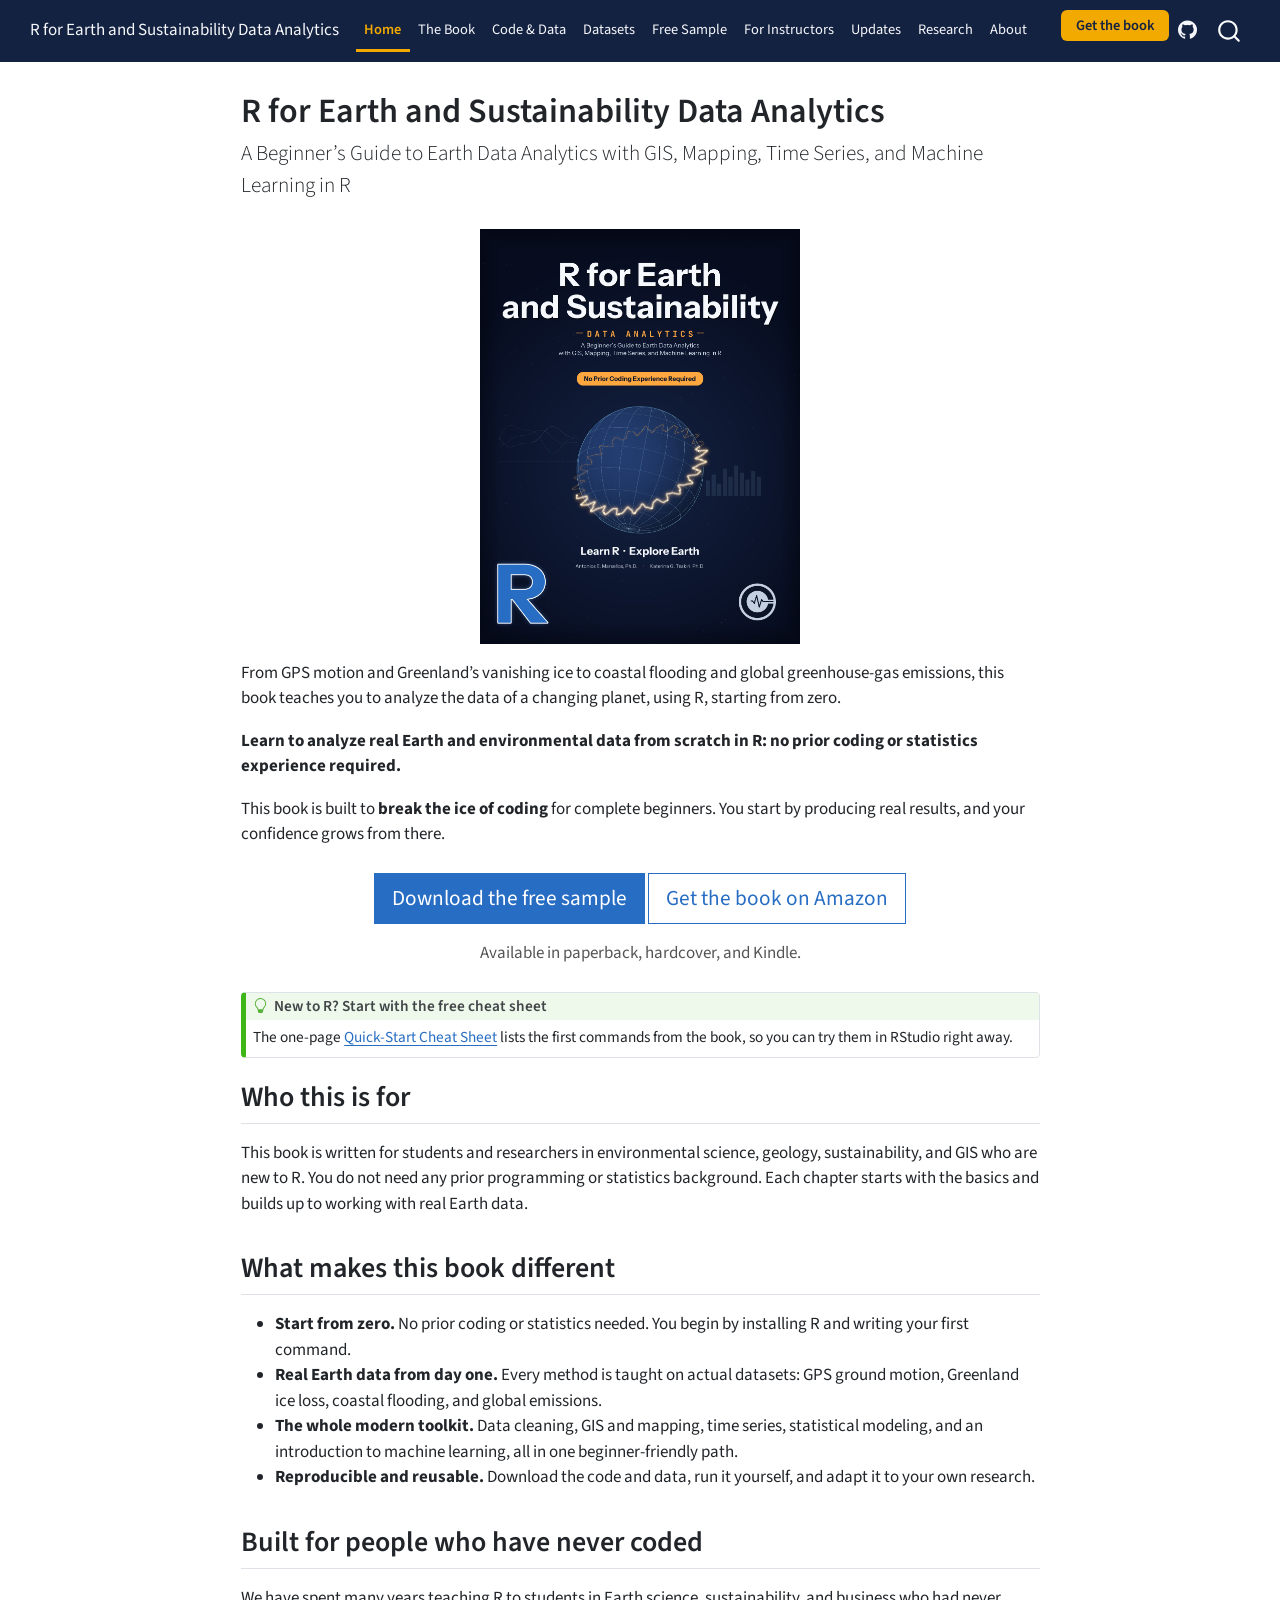
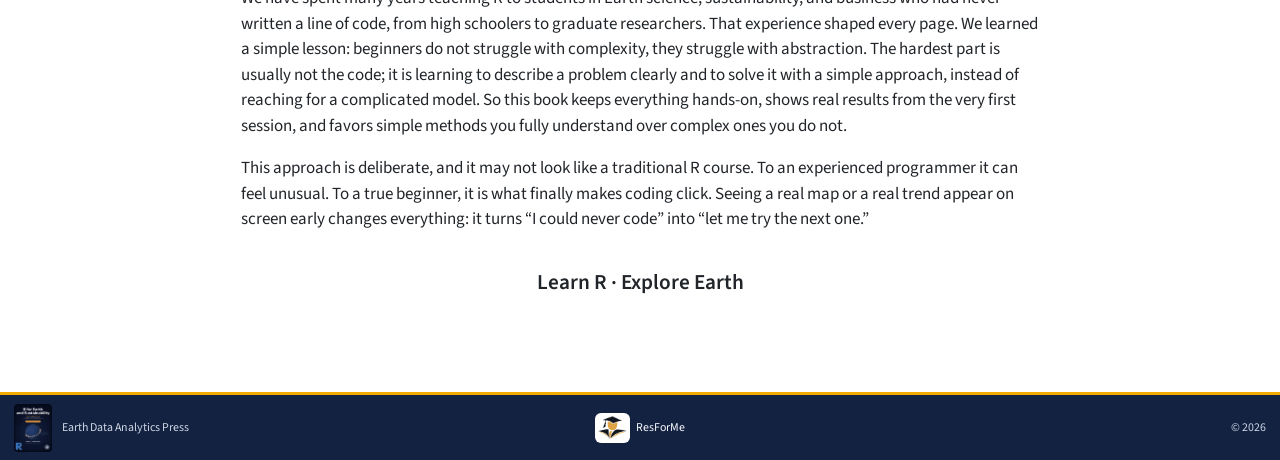
<file: index.html>
<!DOCTYPE html>
<html xmlns="http://www.w3.org/1999/xhtml" lang="en" xml:lang="en"><head>

<meta charset="utf-8">
<meta name="generator" content="quarto-1.5.57">

<meta name="viewport" content="width=device-width, initial-scale=1.0, user-scalable=yes">


<title>R for Earth and Sustainability Data Analytics</title>
<style>
code{white-space: pre-wrap;}
span.smallcaps{font-variant: small-caps;}
div.columns{display: flex; gap: min(4vw, 1.5em);}
div.column{flex: auto; overflow-x: auto;}
div.hanging-indent{margin-left: 1.5em; text-indent: -1.5em;}
ul.task-list{list-style: none;}
ul.task-list li input[type="checkbox"] {
  width: 0.8em;
  margin: 0 0.8em 0.2em -1em; /* quarto-specific, see https://github.com/quarto-dev/quarto-cli/issues/4556 */ 
  vertical-align: middle;
}
</style>


<script src="site_libs/quarto-nav/quarto-nav.js"></script>
<script src="site_libs/quarto-nav/headroom.min.js"></script>
<script src="site_libs/clipboard/clipboard.min.js"></script>
<script src="site_libs/quarto-search/autocomplete.umd.js"></script>
<script src="site_libs/quarto-search/fuse.min.js"></script>
<script src="site_libs/quarto-search/quarto-search.js"></script>
<meta name="quarto:offset" content="./">
<link href="./assets/press-logo.png" rel="icon" type="image/png">
<script src="site_libs/quarto-html/quarto.js"></script>
<script src="site_libs/quarto-html/popper.min.js"></script>
<script src="site_libs/quarto-html/tippy.umd.min.js"></script>
<script src="site_libs/quarto-html/anchor.min.js"></script>
<link href="site_libs/quarto-html/tippy.css" rel="stylesheet">
<link href="site_libs/quarto-html/quarto-syntax-highlighting.css" rel="stylesheet" id="quarto-text-highlighting-styles">
<script src="site_libs/bootstrap/bootstrap.min.js"></script>
<link href="site_libs/bootstrap/bootstrap-icons.css" rel="stylesheet">
<link href="site_libs/bootstrap/bootstrap.min.css" rel="stylesheet" id="quarto-bootstrap" data-mode="light">
<script id="quarto-search-options" type="application/json">{
  "location": "navbar",
  "copy-button": false,
  "collapse-after": 3,
  "panel-placement": "end",
  "type": "overlay",
  "limit": 50,
  "keyboard-shortcut": [
    "f",
    "/",
    "s"
  ],
  "show-item-context": false,
  "language": {
    "search-no-results-text": "No results",
    "search-matching-documents-text": "matching documents",
    "search-copy-link-title": "Copy link to search",
    "search-hide-matches-text": "Hide additional matches",
    "search-more-match-text": "more match in this document",
    "search-more-matches-text": "more matches in this document",
    "search-clear-button-title": "Clear",
    "search-text-placeholder": "",
    "search-detached-cancel-button-title": "Cancel",
    "search-submit-button-title": "Submit",
    "search-label": "Search"
  }
}</script>


<meta property="og:title" content="R for Earth and Sustainability Data Analytics">
<meta property="og:description" content="A Beginner’s Guide to Earth Data Analytics with GIS, Mapping, Time Series, and Machine Learning in R">
<meta property="og:image" content="https://marsellos.github.io/rgeo/assets/og-image.png">
<meta property="og:site_name" content="R for Earth and Sustainability Data Analytics">
<meta property="og:image:height" content="630">
<meta property="og:image:width" content="1200">
<meta name="twitter:title" content="R for Earth and Sustainability Data Analytics">
<meta name="twitter:description" content="A Beginner’s Guide to Earth Data Analytics with GIS, Mapping, Time Series, and Machine Learning in R">
<meta name="twitter:image" content="https://marsellos.github.io/rgeo/assets/cover.png">
<meta name="twitter:image-height" content="3300">
<meta name="twitter:image-width" content="2550">
<meta name="twitter:card" content="summary_large_image">
</head>

<body class="nav-fixed fullcontent">

<div id="quarto-search-results"></div>
  <header id="quarto-header" class="headroom fixed-top">
    <nav class="navbar navbar-expand-xl " data-bs-theme="dark">
      <div class="navbar-container container-fluid">
      <div class="navbar-brand-container mx-auto">
    <a class="navbar-brand" href="./index.html">
    <span class="navbar-title">R for Earth and Sustainability Data Analytics</span>
    </a>
  </div>
            <div id="quarto-search" class="" title="Search"></div>
          <button class="navbar-toggler" type="button" data-bs-toggle="collapse" data-bs-target="#navbarCollapse" aria-controls="navbarCollapse" role="menu" aria-expanded="false" aria-label="Toggle navigation" onclick="if (window.quartoToggleHeadroom) { window.quartoToggleHeadroom(); }">
  <span class="navbar-toggler-icon"></span>
</button>
          <div class="collapse navbar-collapse" id="navbarCollapse">
            <ul class="navbar-nav navbar-nav-scroll me-auto">
  <li class="nav-item">
    <a class="nav-link active" href="./index.html" aria-current="page"> 
<span class="menu-text">Home</span></a>
  </li>  
  <li class="nav-item">
    <a class="nav-link" href="./book.html"> 
<span class="menu-text">The Book</span></a>
  </li>  
  <li class="nav-item">
    <a class="nav-link" href="./code.html"> 
<span class="menu-text">Code &amp; Data</span></a>
  </li>  
  <li class="nav-item">
    <a class="nav-link" href="./datasets.html"> 
<span class="menu-text">Datasets</span></a>
  </li>  
  <li class="nav-item">
    <a class="nav-link" href="./sample.html"> 
<span class="menu-text">Free Sample</span></a>
  </li>  
  <li class="nav-item">
    <a class="nav-link" href="./instructors.html"> 
<span class="menu-text">For Instructors</span></a>
  </li>  
  <li class="nav-item">
    <a class="nav-link" href="./updates.html"> 
<span class="menu-text">Updates</span></a>
  </li>  
  <li class="nav-item">
    <a class="nav-link" href="https://marsellos.github.io/research/"> 
<span class="menu-text">Research</span></a>
  </li>  
  <li class="nav-item">
    <a class="nav-link" href="./about.html"> 
<span class="menu-text">About</span></a>
  </li>  
</ul>
            <ul class="navbar-nav navbar-nav-scroll ms-auto">
  <li class="nav-item">
    <a class="nav-link" href="https://www.amazon.com/dp/B0H6J1YSK5" rel="noopener" target="_blank"> 
<span class="menu-text">Get the book</span></a>
  </li>  
  <li class="nav-item compact">
    <a class="nav-link" href="https://github.com/marsellos/rgeo"> <i class="bi bi-github" role="img" aria-label="GitHub">
</i> 
<span class="menu-text"></span></a>
  </li>  
</ul>
          </div> <!-- /navcollapse -->
            <div class="quarto-navbar-tools">
</div>
      </div> <!-- /container-fluid -->
    </nav>
</header>
<!-- content -->
<div id="quarto-content" class="quarto-container page-columns page-rows-contents page-layout-article page-navbar">
<!-- sidebar -->
<!-- margin-sidebar -->
    
<!-- main -->
<main class="content" id="quarto-document-content">

<header id="title-block-header" class="quarto-title-block default">
<div class="quarto-title">
<h1 class="title">R for Earth and Sustainability Data Analytics</h1>
<p class="subtitle lead">A Beginner’s Guide to Earth Data Analytics with GIS, Mapping, Time Series, and Machine Learning in R</p>
</div>



<div class="quarto-title-meta">

    
  
    
  </div>
  


</header>


<div style="text-align: center;">
<p><img src="assets/cover.png" class="img-fluid" alt="Front cover of R for Earth and Sustainability Data Analytics" width="320"></p>
</div>
<p>From GPS motion and Greenland’s vanishing ice to coastal flooding and global greenhouse-gas emissions, this book teaches you to analyze the data of a changing planet, using R, starting from zero.</p>
<p><strong>Learn to analyze real Earth and environmental data from scratch in R: no prior coding or statistics experience required.</strong></p>
<p>This book is built to <strong>break the ice of coding</strong> for complete beginners. You start by producing real results, and your confidence grows from there.</p>
<div style="text-align: center; margin-top: 1.5rem; margin-bottom: 1.5rem;">
<p><a href="sample/R-GEO_sample_chapter1.pdf" class="btn btn-primary btn-lg" target="_blank" rel="noopener">Download the free sample</a> <a href="https://www.amazon.com/dp/B0H6J1YSK5" class="btn btn-outline-primary btn-lg">Get the book on Amazon</a></p>
</div>
<div style="text-align: center; margin-top: -0.5rem; margin-bottom: 1.5rem; color: #555;">
<p>Available in paperback, hardcover, and Kindle.</p>
</div>
<div class="callout callout-style-default callout-tip callout-titled">
<div class="callout-header d-flex align-content-center">
<div class="callout-icon-container">
<i class="callout-icon"></i>
</div>
<div class="callout-title-container flex-fill">
New to R? Start with the free cheat sheet
</div>
</div>
<div class="callout-body-container callout-body">
<p>The one-page <a href="./updates.html#get-the-free-cheat-sheet">Quick-Start Cheat Sheet</a> lists the first commands from the book, so you can try them in RStudio right away.</p>
</div>
</div>
<section id="who-this-is-for" class="level2">
<h2 class="anchored" data-anchor-id="who-this-is-for">Who this is for</h2>
<p>This book is written for students and researchers in environmental science, geology, sustainability, and GIS who are new to R. You do not need any prior programming or statistics background. Each chapter starts with the basics and builds up to working with real Earth data.</p>
</section>
<section id="what-makes-this-book-different" class="level2">
<h2 class="anchored" data-anchor-id="what-makes-this-book-different">What makes this book different</h2>
<ul>
<li><strong>Start from zero.</strong> No prior coding or statistics needed. You begin by installing R and writing your first command.</li>
<li><strong>Real Earth data from day one.</strong> Every method is taught on actual datasets: GPS ground motion, Greenland ice loss, coastal flooding, and global emissions.</li>
<li><strong>The whole modern toolkit.</strong> Data cleaning, GIS and mapping, time series, statistical modeling, and an introduction to machine learning, all in one beginner-friendly path.</li>
<li><strong>Reproducible and reusable.</strong> Download the code and data, run it yourself, and adapt it to your own research.</li>
</ul>
</section>
<section id="built-for-people-who-have-never-coded" class="level2">
<h2 class="anchored" data-anchor-id="built-for-people-who-have-never-coded">Built for people who have never coded</h2>
<p>We have spent many years teaching R to students in Earth science, sustainability, and business who had never written a line of code, from high schoolers to graduate researchers. That experience shaped every page. We learned a simple lesson: beginners do not struggle with complexity, they struggle with abstraction. The hardest part is usually not the code; it is learning to describe a problem clearly and to solve it with a simple approach, instead of reaching for a complicated model. So this book keeps everything hands-on, shows real results from the very first session, and favors simple methods you fully understand over complex ones you do not.</p>
<p>This approach is deliberate, and it may not look like a traditional R course. To an experienced programmer it can feel unusual. To a true beginner, it is what finally makes coding click. Seeing a real map or a real trend appear on screen early changes everything: it turns “I could never code” into “let me try the next one.”</p>
<div style="text-align: center; font-size: 1.25rem; font-weight: 600; margin-top: 2rem;">
<p>Learn R · Explore Earth</p>
</div>


</section>

</main> <!-- /main -->
<script id="quarto-html-after-body" type="application/javascript">
window.document.addEventListener("DOMContentLoaded", function (event) {
  const toggleBodyColorMode = (bsSheetEl) => {
    const mode = bsSheetEl.getAttribute("data-mode");
    const bodyEl = window.document.querySelector("body");
    if (mode === "dark") {
      bodyEl.classList.add("quarto-dark");
      bodyEl.classList.remove("quarto-light");
    } else {
      bodyEl.classList.add("quarto-light");
      bodyEl.classList.remove("quarto-dark");
    }
  }
  const toggleBodyColorPrimary = () => {
    const bsSheetEl = window.document.querySelector("link#quarto-bootstrap");
    if (bsSheetEl) {
      toggleBodyColorMode(bsSheetEl);
    }
  }
  toggleBodyColorPrimary();  
  const icon = "";
  const anchorJS = new window.AnchorJS();
  anchorJS.options = {
    placement: 'right',
    icon: icon
  };
  anchorJS.add('.anchored');
  const isCodeAnnotation = (el) => {
    for (const clz of el.classList) {
      if (clz.startsWith('code-annotation-')) {                     
        return true;
      }
    }
    return false;
  }
  const onCopySuccess = function(e) {
    // button target
    const button = e.trigger;
    // don't keep focus
    button.blur();
    // flash "checked"
    button.classList.add('code-copy-button-checked');
    var currentTitle = button.getAttribute("title");
    button.setAttribute("title", "Copied!");
    let tooltip;
    if (window.bootstrap) {
      button.setAttribute("data-bs-toggle", "tooltip");
      button.setAttribute("data-bs-placement", "left");
      button.setAttribute("data-bs-title", "Copied!");
      tooltip = new bootstrap.Tooltip(button, 
        { trigger: "manual", 
          customClass: "code-copy-button-tooltip",
          offset: [0, -8]});
      tooltip.show();    
    }
    setTimeout(function() {
      if (tooltip) {
        tooltip.hide();
        button.removeAttribute("data-bs-title");
        button.removeAttribute("data-bs-toggle");
        button.removeAttribute("data-bs-placement");
      }
      button.setAttribute("title", currentTitle);
      button.classList.remove('code-copy-button-checked');
    }, 1000);
    // clear code selection
    e.clearSelection();
  }
  const getTextToCopy = function(trigger) {
      const codeEl = trigger.previousElementSibling.cloneNode(true);
      for (const childEl of codeEl.children) {
        if (isCodeAnnotation(childEl)) {
          childEl.remove();
        }
      }
      return codeEl.innerText;
  }
  const clipboard = new window.ClipboardJS('.code-copy-button:not([data-in-quarto-modal])', {
    text: getTextToCopy
  });
  clipboard.on('success', onCopySuccess);
  if (window.document.getElementById('quarto-embedded-source-code-modal')) {
    // For code content inside modals, clipBoardJS needs to be initialized with a container option
    // TODO: Check when it could be a function (https://github.com/zenorocha/clipboard.js/issues/860)
    const clipboardModal = new window.ClipboardJS('.code-copy-button[data-in-quarto-modal]', {
      text: getTextToCopy,
      container: window.document.getElementById('quarto-embedded-source-code-modal')
    });
    clipboardModal.on('success', onCopySuccess);
  }
    var localhostRegex = new RegExp(/^(?:http|https):\/\/localhost\:?[0-9]*\//);
    var mailtoRegex = new RegExp(/^mailto:/);
      var filterRegex = new RegExp("https:\/\/marsellos\.github\.io\/rgeo\/");
    var isInternal = (href) => {
        return filterRegex.test(href) || localhostRegex.test(href) || mailtoRegex.test(href);
    }
    // Inspect non-navigation links and adorn them if external
 	var links = window.document.querySelectorAll('a[href]:not(.nav-link):not(.navbar-brand):not(.toc-action):not(.sidebar-link):not(.sidebar-item-toggle):not(.pagination-link):not(.no-external):not([aria-hidden]):not(.dropdown-item):not(.quarto-navigation-tool):not(.about-link)');
    for (var i=0; i<links.length; i++) {
      const link = links[i];
      if (!isInternal(link.href)) {
        // undo the damage that might have been done by quarto-nav.js in the case of
        // links that we want to consider external
        if (link.dataset.originalHref !== undefined) {
          link.href = link.dataset.originalHref;
        }
          // target, if specified
          link.setAttribute("target", "_blank");
          if (link.getAttribute("rel") === null) {
            link.setAttribute("rel", "noopener");
          }
      }
    }
  function tippyHover(el, contentFn, onTriggerFn, onUntriggerFn) {
    const config = {
      allowHTML: true,
      maxWidth: 500,
      delay: 100,
      arrow: false,
      appendTo: function(el) {
          return el.parentElement;
      },
      interactive: true,
      interactiveBorder: 10,
      theme: 'quarto',
      placement: 'bottom-start',
    };
    if (contentFn) {
      config.content = contentFn;
    }
    if (onTriggerFn) {
      config.onTrigger = onTriggerFn;
    }
    if (onUntriggerFn) {
      config.onUntrigger = onUntriggerFn;
    }
    window.tippy(el, config); 
  }
  const noterefs = window.document.querySelectorAll('a[role="doc-noteref"]');
  for (var i=0; i<noterefs.length; i++) {
    const ref = noterefs[i];
    tippyHover(ref, function() {
      // use id or data attribute instead here
      let href = ref.getAttribute('data-footnote-href') || ref.getAttribute('href');
      try { href = new URL(href).hash; } catch {}
      const id = href.replace(/^#\/?/, "");
      const note = window.document.getElementById(id);
      if (note) {
        return note.innerHTML;
      } else {
        return "";
      }
    });
  }
  const xrefs = window.document.querySelectorAll('a.quarto-xref');
  const processXRef = (id, note) => {
    // Strip column container classes
    const stripColumnClz = (el) => {
      el.classList.remove("page-full", "page-columns");
      if (el.children) {
        for (const child of el.children) {
          stripColumnClz(child);
        }
      }
    }
    stripColumnClz(note)
    if (id === null || id.startsWith('sec-')) {
      // Special case sections, only their first couple elements
      const container = document.createElement("div");
      if (note.children && note.children.length > 2) {
        container.appendChild(note.children[0].cloneNode(true));
        for (let i = 1; i < note.children.length; i++) {
          const child = note.children[i];
          if (child.tagName === "P" && child.innerText === "") {
            continue;
          } else {
            container.appendChild(child.cloneNode(true));
            break;
          }
        }
        if (window.Quarto?.typesetMath) {
          window.Quarto.typesetMath(container);
        }
        return container.innerHTML
      } else {
        if (window.Quarto?.typesetMath) {
          window.Quarto.typesetMath(note);
        }
        return note.innerHTML;
      }
    } else {
      // Remove any anchor links if they are present
      const anchorLink = note.querySelector('a.anchorjs-link');
      if (anchorLink) {
        anchorLink.remove();
      }
      if (window.Quarto?.typesetMath) {
        window.Quarto.typesetMath(note);
      }
      // TODO in 1.5, we should make sure this works without a callout special case
      if (note.classList.contains("callout")) {
        return note.outerHTML;
      } else {
        return note.innerHTML;
      }
    }
  }
  for (var i=0; i<xrefs.length; i++) {
    const xref = xrefs[i];
    tippyHover(xref, undefined, function(instance) {
      instance.disable();
      let url = xref.getAttribute('href');
      let hash = undefined; 
      if (url.startsWith('#')) {
        hash = url;
      } else {
        try { hash = new URL(url).hash; } catch {}
      }
      if (hash) {
        const id = hash.replace(/^#\/?/, "");
        const note = window.document.getElementById(id);
        if (note !== null) {
          try {
            const html = processXRef(id, note.cloneNode(true));
            instance.setContent(html);
          } finally {
            instance.enable();
            instance.show();
          }
        } else {
          // See if we can fetch this
          fetch(url.split('#')[0])
          .then(res => res.text())
          .then(html => {
            const parser = new DOMParser();
            const htmlDoc = parser.parseFromString(html, "text/html");
            const note = htmlDoc.getElementById(id);
            if (note !== null) {
              const html = processXRef(id, note);
              instance.setContent(html);
            } 
          }).finally(() => {
            instance.enable();
            instance.show();
          });
        }
      } else {
        // See if we can fetch a full url (with no hash to target)
        // This is a special case and we should probably do some content thinning / targeting
        fetch(url)
        .then(res => res.text())
        .then(html => {
          const parser = new DOMParser();
          const htmlDoc = parser.parseFromString(html, "text/html");
          const note = htmlDoc.querySelector('main.content');
          if (note !== null) {
            // This should only happen for chapter cross references
            // (since there is no id in the URL)
            // remove the first header
            if (note.children.length > 0 && note.children[0].tagName === "HEADER") {
              note.children[0].remove();
            }
            const html = processXRef(null, note);
            instance.setContent(html);
          } 
        }).finally(() => {
          instance.enable();
          instance.show();
        });
      }
    }, function(instance) {
    });
  }
      let selectedAnnoteEl;
      const selectorForAnnotation = ( cell, annotation) => {
        let cellAttr = 'data-code-cell="' + cell + '"';
        let lineAttr = 'data-code-annotation="' +  annotation + '"';
        const selector = 'span[' + cellAttr + '][' + lineAttr + ']';
        return selector;
      }
      const selectCodeLines = (annoteEl) => {
        const doc = window.document;
        const targetCell = annoteEl.getAttribute("data-target-cell");
        const targetAnnotation = annoteEl.getAttribute("data-target-annotation");
        const annoteSpan = window.document.querySelector(selectorForAnnotation(targetCell, targetAnnotation));
        const lines = annoteSpan.getAttribute("data-code-lines").split(",");
        const lineIds = lines.map((line) => {
          return targetCell + "-" + line;
        })
        let top = null;
        let height = null;
        let parent = null;
        if (lineIds.length > 0) {
            //compute the position of the single el (top and bottom and make a div)
            const el = window.document.getElementById(lineIds[0]);
            top = el.offsetTop;
            height = el.offsetHeight;
            parent = el.parentElement.parentElement;
          if (lineIds.length > 1) {
            const lastEl = window.document.getElementById(lineIds[lineIds.length - 1]);
            const bottom = lastEl.offsetTop + lastEl.offsetHeight;
            height = bottom - top;
          }
          if (top !== null && height !== null && parent !== null) {
            // cook up a div (if necessary) and position it 
            let div = window.document.getElementById("code-annotation-line-highlight");
            if (div === null) {
              div = window.document.createElement("div");
              div.setAttribute("id", "code-annotation-line-highlight");
              div.style.position = 'absolute';
              parent.appendChild(div);
            }
            div.style.top = top - 2 + "px";
            div.style.height = height + 4 + "px";
            div.style.left = 0;
            let gutterDiv = window.document.getElementById("code-annotation-line-highlight-gutter");
            if (gutterDiv === null) {
              gutterDiv = window.document.createElement("div");
              gutterDiv.setAttribute("id", "code-annotation-line-highlight-gutter");
              gutterDiv.style.position = 'absolute';
              const codeCell = window.document.getElementById(targetCell);
              const gutter = codeCell.querySelector('.code-annotation-gutter');
              gutter.appendChild(gutterDiv);
            }
            gutterDiv.style.top = top - 2 + "px";
            gutterDiv.style.height = height + 4 + "px";
          }
          selectedAnnoteEl = annoteEl;
        }
      };
      const unselectCodeLines = () => {
        const elementsIds = ["code-annotation-line-highlight", "code-annotation-line-highlight-gutter"];
        elementsIds.forEach((elId) => {
          const div = window.document.getElementById(elId);
          if (div) {
            div.remove();
          }
        });
        selectedAnnoteEl = undefined;
      };
        // Handle positioning of the toggle
    window.addEventListener(
      "resize",
      throttle(() => {
        elRect = undefined;
        if (selectedAnnoteEl) {
          selectCodeLines(selectedAnnoteEl);
        }
      }, 10)
    );
    function throttle(fn, ms) {
    let throttle = false;
    let timer;
      return (...args) => {
        if(!throttle) { // first call gets through
            fn.apply(this, args);
            throttle = true;
        } else { // all the others get throttled
            if(timer) clearTimeout(timer); // cancel #2
            timer = setTimeout(() => {
              fn.apply(this, args);
              timer = throttle = false;
            }, ms);
        }
      };
    }
      // Attach click handler to the DT
      const annoteDls = window.document.querySelectorAll('dt[data-target-cell]');
      for (const annoteDlNode of annoteDls) {
        annoteDlNode.addEventListener('click', (event) => {
          const clickedEl = event.target;
          if (clickedEl !== selectedAnnoteEl) {
            unselectCodeLines();
            const activeEl = window.document.querySelector('dt[data-target-cell].code-annotation-active');
            if (activeEl) {
              activeEl.classList.remove('code-annotation-active');
            }
            selectCodeLines(clickedEl);
            clickedEl.classList.add('code-annotation-active');
          } else {
            // Unselect the line
            unselectCodeLines();
            clickedEl.classList.remove('code-annotation-active');
          }
        });
      }
  const findCites = (el) => {
    const parentEl = el.parentElement;
    if (parentEl) {
      const cites = parentEl.dataset.cites;
      if (cites) {
        return {
          el,
          cites: cites.split(' ')
        };
      } else {
        return findCites(el.parentElement)
      }
    } else {
      return undefined;
    }
  };
  var bibliorefs = window.document.querySelectorAll('a[role="doc-biblioref"]');
  for (var i=0; i<bibliorefs.length; i++) {
    const ref = bibliorefs[i];
    const citeInfo = findCites(ref);
    if (citeInfo) {
      tippyHover(citeInfo.el, function() {
        var popup = window.document.createElement('div');
        citeInfo.cites.forEach(function(cite) {
          var citeDiv = window.document.createElement('div');
          citeDiv.classList.add('hanging-indent');
          citeDiv.classList.add('csl-entry');
          var biblioDiv = window.document.getElementById('ref-' + cite);
          if (biblioDiv) {
            citeDiv.innerHTML = biblioDiv.innerHTML;
          }
          popup.appendChild(citeDiv);
        });
        return popup.innerHTML;
      });
    }
  }
});
</script>
<script src="https://giscus.app/client.js" data-repo="marsellos/rgeo" data-repo-id="R_kgDOS92UCw" data-category="Announcements" data-category-id="DIC_kwDOS92UC84C_YJs" data-mapping="pathname" data-reactions-enabled="1" data-emit-metadata="0" data-input-position="top" data-theme="light" data-lang="en" crossorigin="anonymous" async="">
</script>
<input type="hidden" id="giscus-base-theme" value="light">
<input type="hidden" id="giscus-alt-theme" value="dark">
</div> <!-- /content -->
<footer class="footer">
  <div class="nav-footer">
    <div class="nav-footer-left">
<p><a href="https://www.amazon.com/dp/B0H6J1YSK5" aria-label="Get the book"><img src="assets/cover.png" alt="R for Earth and Sustainability Data Analytics book cover" style="height:48px;border-radius:4px;vertical-align:middle;margin-right:10px"></a>Earth Data Analytics Press</p>
</div>   
    <div class="nav-footer-center">
<p><a href="https://resforme.com" style="text-decoration:none"><img src="assets/resforme-logo.png" alt="ResForMe" style="height:30px;background:#fff;border-radius:6px;padding:3px;vertical-align:middle;margin-right:6px">ResForMe</a></p>
</div>
    <div class="nav-footer-right">
<p>© 2026</p>
</div>
  </div>
</footer>




</body></html>
</file>
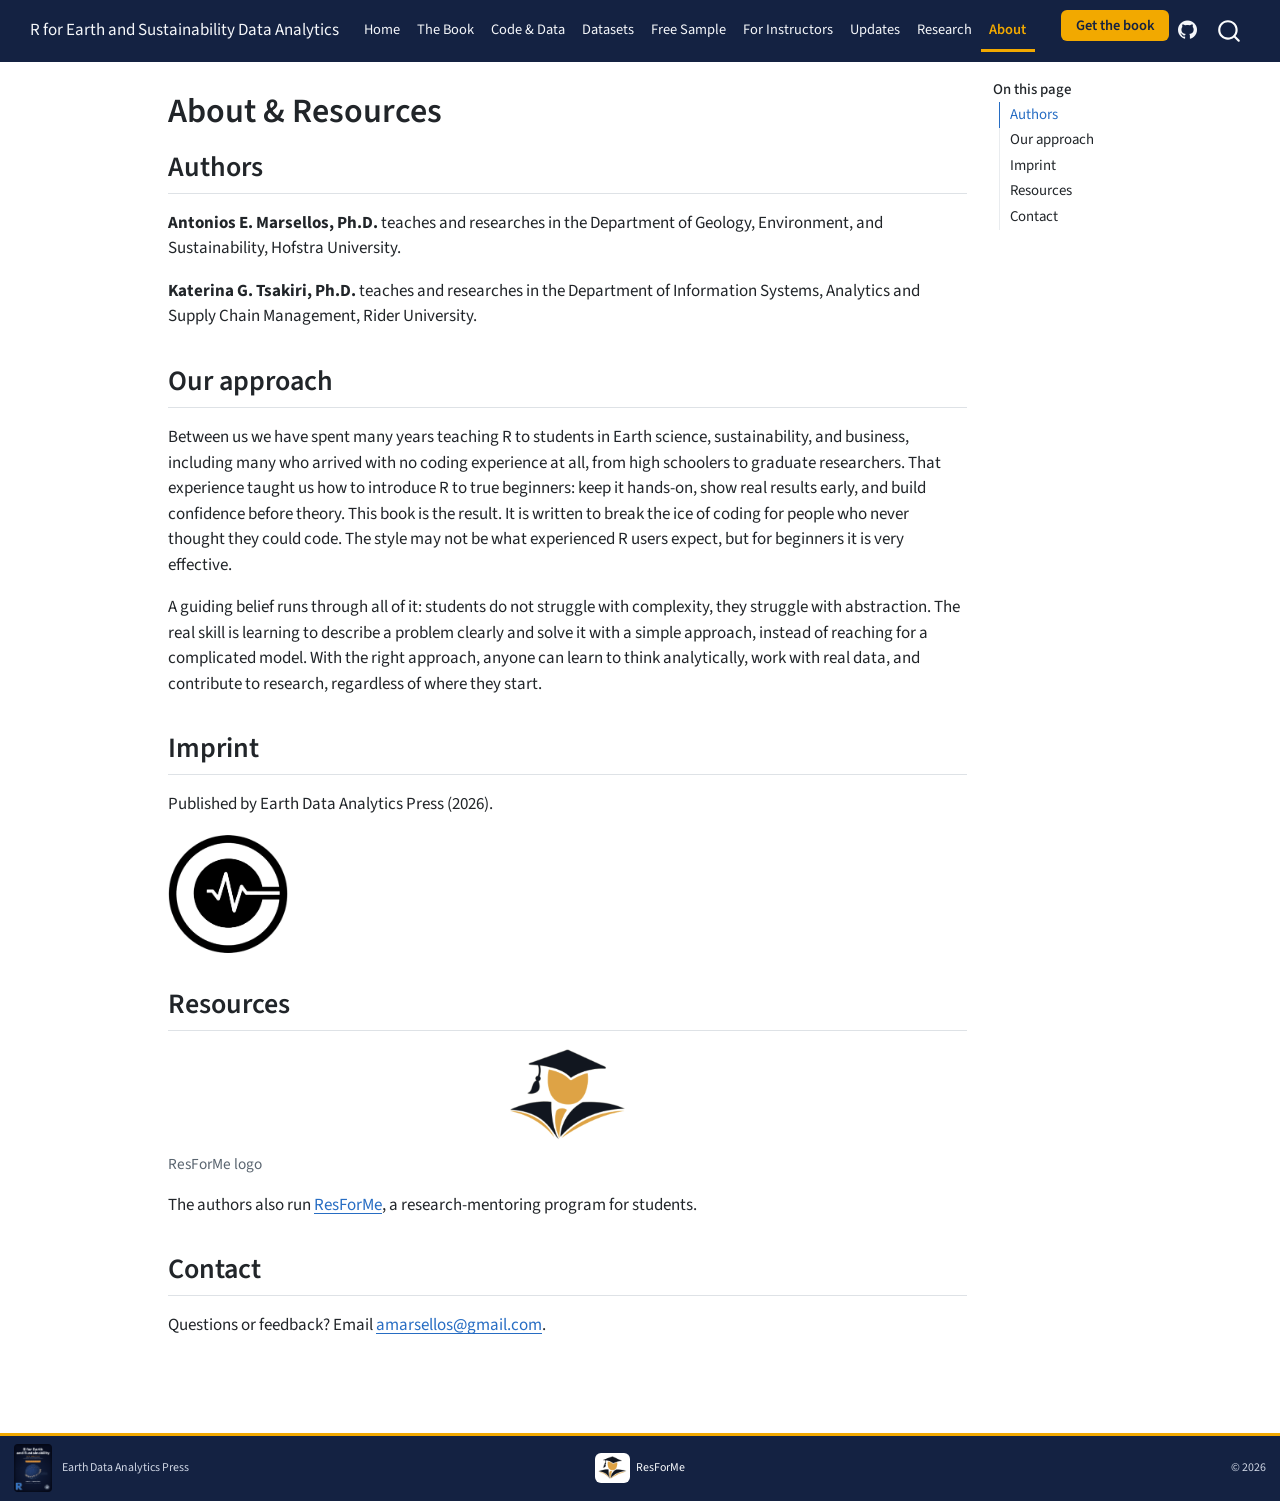
<file: about.html>
<!DOCTYPE html>
<html xmlns="http://www.w3.org/1999/xhtml" lang="en" xml:lang="en"><head>

<meta charset="utf-8">
<meta name="generator" content="quarto-1.5.57">

<meta name="viewport" content="width=device-width, initial-scale=1.0, user-scalable=yes">


<title>About &amp; Resources – R for Earth and Sustainability Data Analytics</title>
<style>
code{white-space: pre-wrap;}
span.smallcaps{font-variant: small-caps;}
div.columns{display: flex; gap: min(4vw, 1.5em);}
div.column{flex: auto; overflow-x: auto;}
div.hanging-indent{margin-left: 1.5em; text-indent: -1.5em;}
ul.task-list{list-style: none;}
ul.task-list li input[type="checkbox"] {
  width: 0.8em;
  margin: 0 0.8em 0.2em -1em; /* quarto-specific, see https://github.com/quarto-dev/quarto-cli/issues/4556 */ 
  vertical-align: middle;
}
</style>


<script src="site_libs/quarto-nav/quarto-nav.js"></script>
<script src="site_libs/quarto-nav/headroom.min.js"></script>
<script src="site_libs/clipboard/clipboard.min.js"></script>
<script src="site_libs/quarto-search/autocomplete.umd.js"></script>
<script src="site_libs/quarto-search/fuse.min.js"></script>
<script src="site_libs/quarto-search/quarto-search.js"></script>
<meta name="quarto:offset" content="./">
<link href="./assets/press-logo.png" rel="icon" type="image/png">
<script src="site_libs/quarto-html/quarto.js"></script>
<script src="site_libs/quarto-html/popper.min.js"></script>
<script src="site_libs/quarto-html/tippy.umd.min.js"></script>
<script src="site_libs/quarto-html/anchor.min.js"></script>
<link href="site_libs/quarto-html/tippy.css" rel="stylesheet">
<link href="site_libs/quarto-html/quarto-syntax-highlighting.css" rel="stylesheet" id="quarto-text-highlighting-styles">
<script src="site_libs/bootstrap/bootstrap.min.js"></script>
<link href="site_libs/bootstrap/bootstrap-icons.css" rel="stylesheet">
<link href="site_libs/bootstrap/bootstrap.min.css" rel="stylesheet" id="quarto-bootstrap" data-mode="light">
<script id="quarto-search-options" type="application/json">{
  "location": "navbar",
  "copy-button": false,
  "collapse-after": 3,
  "panel-placement": "end",
  "type": "overlay",
  "limit": 50,
  "keyboard-shortcut": [
    "f",
    "/",
    "s"
  ],
  "show-item-context": false,
  "language": {
    "search-no-results-text": "No results",
    "search-matching-documents-text": "matching documents",
    "search-copy-link-title": "Copy link to search",
    "search-hide-matches-text": "Hide additional matches",
    "search-more-match-text": "more match in this document",
    "search-more-matches-text": "more matches in this document",
    "search-clear-button-title": "Clear",
    "search-text-placeholder": "",
    "search-detached-cancel-button-title": "Cancel",
    "search-submit-button-title": "Submit",
    "search-label": "Search"
  }
}</script>


<meta property="og:title" content="About &amp; Resources – R for Earth and Sustainability Data Analytics">
<meta property="og:description" content="Learn to analyze real Earth and environmental data from scratch in R: no prior coding or statistics experience required. A beginner-first approach that breaks the ice of coding.">
<meta property="og:image" content="https://marsellos.github.io/rgeo/assets/og-image.png">
<meta property="og:site_name" content="R for Earth and Sustainability Data Analytics">
<meta property="og:image:height" content="630">
<meta property="og:image:width" content="1200">
<meta name="twitter:title" content="About &amp; Resources – R for Earth and Sustainability Data Analytics">
<meta name="twitter:description" content="Learn to analyze real Earth and environmental data from scratch in R: no prior coding or statistics experience required. A beginner-first approach that breaks the ice of coding.">
<meta name="twitter:image" content="https://marsellos.github.io/rgeo/assets/cover.png">
<meta name="twitter:image-height" content="3300">
<meta name="twitter:image-width" content="2550">
<meta name="twitter:card" content="summary_large_image">
</head>

<body class="nav-fixed">

<div id="quarto-search-results"></div>
  <header id="quarto-header" class="headroom fixed-top">
    <nav class="navbar navbar-expand-xl " data-bs-theme="dark">
      <div class="navbar-container container-fluid">
      <div class="navbar-brand-container mx-auto">
    <a class="navbar-brand" href="./index.html">
    <span class="navbar-title">R for Earth and Sustainability Data Analytics</span>
    </a>
  </div>
            <div id="quarto-search" class="" title="Search"></div>
          <button class="navbar-toggler" type="button" data-bs-toggle="collapse" data-bs-target="#navbarCollapse" aria-controls="navbarCollapse" role="menu" aria-expanded="false" aria-label="Toggle navigation" onclick="if (window.quartoToggleHeadroom) { window.quartoToggleHeadroom(); }">
  <span class="navbar-toggler-icon"></span>
</button>
          <div class="collapse navbar-collapse" id="navbarCollapse">
            <ul class="navbar-nav navbar-nav-scroll me-auto">
  <li class="nav-item">
    <a class="nav-link" href="./index.html"> 
<span class="menu-text">Home</span></a>
  </li>  
  <li class="nav-item">
    <a class="nav-link" href="./book.html"> 
<span class="menu-text">The Book</span></a>
  </li>  
  <li class="nav-item">
    <a class="nav-link" href="./code.html"> 
<span class="menu-text">Code &amp; Data</span></a>
  </li>  
  <li class="nav-item">
    <a class="nav-link" href="./datasets.html"> 
<span class="menu-text">Datasets</span></a>
  </li>  
  <li class="nav-item">
    <a class="nav-link" href="./sample.html"> 
<span class="menu-text">Free Sample</span></a>
  </li>  
  <li class="nav-item">
    <a class="nav-link" href="./instructors.html"> 
<span class="menu-text">For Instructors</span></a>
  </li>  
  <li class="nav-item">
    <a class="nav-link" href="./updates.html"> 
<span class="menu-text">Updates</span></a>
  </li>  
  <li class="nav-item">
    <a class="nav-link" href="https://marsellos.github.io/research/"> 
<span class="menu-text">Research</span></a>
  </li>  
  <li class="nav-item">
    <a class="nav-link active" href="./about.html" aria-current="page"> 
<span class="menu-text">About</span></a>
  </li>  
</ul>
            <ul class="navbar-nav navbar-nav-scroll ms-auto">
  <li class="nav-item">
    <a class="nav-link" href="https://www.amazon.com/dp/B0H6J1YSK5" rel="noopener" target="_blank"> 
<span class="menu-text">Get the book</span></a>
  </li>  
  <li class="nav-item compact">
    <a class="nav-link" href="https://github.com/marsellos/rgeo"> <i class="bi bi-github" role="img" aria-label="GitHub">
</i> 
<span class="menu-text"></span></a>
  </li>  
</ul>
          </div> <!-- /navcollapse -->
            <div class="quarto-navbar-tools">
</div>
      </div> <!-- /container-fluid -->
    </nav>
</header>
<!-- content -->
<div id="quarto-content" class="quarto-container page-columns page-rows-contents page-layout-article page-navbar">
<!-- sidebar -->
<!-- margin-sidebar -->
    <div id="quarto-margin-sidebar" class="sidebar margin-sidebar">
        <nav id="TOC" role="doc-toc" class="toc-active">
    <h2 id="toc-title">On this page</h2>
   
  <ul>
  <li><a href="#authors" id="toc-authors" class="nav-link active" data-scroll-target="#authors">Authors</a></li>
  <li><a href="#our-approach" id="toc-our-approach" class="nav-link" data-scroll-target="#our-approach">Our approach</a></li>
  <li><a href="#imprint" id="toc-imprint" class="nav-link" data-scroll-target="#imprint">Imprint</a></li>
  <li><a href="#resources" id="toc-resources" class="nav-link" data-scroll-target="#resources">Resources</a></li>
  <li><a href="#contact" id="toc-contact" class="nav-link" data-scroll-target="#contact">Contact</a></li>
  </ul>
</nav>
    </div>
<!-- main -->
<main class="content" id="quarto-document-content">

<header id="title-block-header" class="quarto-title-block default">
<div class="quarto-title">
<h1 class="title">About &amp; Resources</h1>
</div>



<div class="quarto-title-meta">

    
  
    
  </div>
  


</header>


<section id="authors" class="level2">
<h2 class="anchored" data-anchor-id="authors">Authors</h2>
<p><strong>Antonios E. Marsellos, Ph.D.</strong> teaches and researches in the Department of Geology, Environment, and Sustainability, Hofstra University.</p>
<p><strong>Katerina G. Tsakiri, Ph.D.</strong> teaches and researches in the Department of Information Systems, Analytics and Supply Chain Management, Rider University.</p>
</section>
<section id="our-approach" class="level2">
<h2 class="anchored" data-anchor-id="our-approach">Our approach</h2>
<p>Between us we have spent many years teaching R to students in Earth science, sustainability, and business, including many who arrived with no coding experience at all, from high schoolers to graduate researchers. That experience taught us how to introduce R to true beginners: keep it hands-on, show real results early, and build confidence before theory. This book is the result. It is written to break the ice of coding for people who never thought they could code. The style may not be what experienced R users expect, but for beginners it is very effective.</p>
<p>A guiding belief runs through all of it: students do not struggle with complexity, they struggle with abstraction. The real skill is learning to describe a problem clearly and solve it with a simple approach, instead of reaching for a complicated model. With the right approach, anyone can learn to think analytically, work with real data, and contribute to research, regardless of where they start.</p>
</section>
<section id="imprint" class="level2">
<h2 class="anchored" data-anchor-id="imprint">Imprint</h2>
<p>Published by Earth Data Analytics Press (2026).</p>
<p><img src="assets/press-logo.png" class="img-fluid" alt="Earth Data Analytics Press logo" width="120"></p>
</section>
<section id="resources" class="level2">
<h2 class="anchored" data-anchor-id="resources">Resources</h2>
<div class="quarto-figure quarto-figure-center">
<figure class="figure">
<p><a href="https://resforme.com"><img src="assets/resforme-logo.png" class="img-fluid figure-img" alt="ResForMe logo, a graduate over an open book" width="120"></a></p>
<figcaption>ResForMe logo</figcaption>
</figure>
</div>
<p>The authors also run <a href="https://resforme.com">ResForMe</a>, a research-mentoring program for students.</p>
</section>
<section id="contact" class="level2">
<h2 class="anchored" data-anchor-id="contact">Contact</h2>
<p>Questions or feedback? Email <a href="mailto:amarsellos@gmail.com">amarsellos@gmail.com</a>.</p>


</section>

</main> <!-- /main -->
<script id="quarto-html-after-body" type="application/javascript">
window.document.addEventListener("DOMContentLoaded", function (event) {
  const toggleBodyColorMode = (bsSheetEl) => {
    const mode = bsSheetEl.getAttribute("data-mode");
    const bodyEl = window.document.querySelector("body");
    if (mode === "dark") {
      bodyEl.classList.add("quarto-dark");
      bodyEl.classList.remove("quarto-light");
    } else {
      bodyEl.classList.add("quarto-light");
      bodyEl.classList.remove("quarto-dark");
    }
  }
  const toggleBodyColorPrimary = () => {
    const bsSheetEl = window.document.querySelector("link#quarto-bootstrap");
    if (bsSheetEl) {
      toggleBodyColorMode(bsSheetEl);
    }
  }
  toggleBodyColorPrimary();  
  const icon = "";
  const anchorJS = new window.AnchorJS();
  anchorJS.options = {
    placement: 'right',
    icon: icon
  };
  anchorJS.add('.anchored');
  const isCodeAnnotation = (el) => {
    for (const clz of el.classList) {
      if (clz.startsWith('code-annotation-')) {                     
        return true;
      }
    }
    return false;
  }
  const onCopySuccess = function(e) {
    // button target
    const button = e.trigger;
    // don't keep focus
    button.blur();
    // flash "checked"
    button.classList.add('code-copy-button-checked');
    var currentTitle = button.getAttribute("title");
    button.setAttribute("title", "Copied!");
    let tooltip;
    if (window.bootstrap) {
      button.setAttribute("data-bs-toggle", "tooltip");
      button.setAttribute("data-bs-placement", "left");
      button.setAttribute("data-bs-title", "Copied!");
      tooltip = new bootstrap.Tooltip(button, 
        { trigger: "manual", 
          customClass: "code-copy-button-tooltip",
          offset: [0, -8]});
      tooltip.show();    
    }
    setTimeout(function() {
      if (tooltip) {
        tooltip.hide();
        button.removeAttribute("data-bs-title");
        button.removeAttribute("data-bs-toggle");
        button.removeAttribute("data-bs-placement");
      }
      button.setAttribute("title", currentTitle);
      button.classList.remove('code-copy-button-checked');
    }, 1000);
    // clear code selection
    e.clearSelection();
  }
  const getTextToCopy = function(trigger) {
      const codeEl = trigger.previousElementSibling.cloneNode(true);
      for (const childEl of codeEl.children) {
        if (isCodeAnnotation(childEl)) {
          childEl.remove();
        }
      }
      return codeEl.innerText;
  }
  const clipboard = new window.ClipboardJS('.code-copy-button:not([data-in-quarto-modal])', {
    text: getTextToCopy
  });
  clipboard.on('success', onCopySuccess);
  if (window.document.getElementById('quarto-embedded-source-code-modal')) {
    // For code content inside modals, clipBoardJS needs to be initialized with a container option
    // TODO: Check when it could be a function (https://github.com/zenorocha/clipboard.js/issues/860)
    const clipboardModal = new window.ClipboardJS('.code-copy-button[data-in-quarto-modal]', {
      text: getTextToCopy,
      container: window.document.getElementById('quarto-embedded-source-code-modal')
    });
    clipboardModal.on('success', onCopySuccess);
  }
    var localhostRegex = new RegExp(/^(?:http|https):\/\/localhost\:?[0-9]*\//);
    var mailtoRegex = new RegExp(/^mailto:/);
      var filterRegex = new RegExp("https:\/\/marsellos\.github\.io\/rgeo\/");
    var isInternal = (href) => {
        return filterRegex.test(href) || localhostRegex.test(href) || mailtoRegex.test(href);
    }
    // Inspect non-navigation links and adorn them if external
 	var links = window.document.querySelectorAll('a[href]:not(.nav-link):not(.navbar-brand):not(.toc-action):not(.sidebar-link):not(.sidebar-item-toggle):not(.pagination-link):not(.no-external):not([aria-hidden]):not(.dropdown-item):not(.quarto-navigation-tool):not(.about-link)');
    for (var i=0; i<links.length; i++) {
      const link = links[i];
      if (!isInternal(link.href)) {
        // undo the damage that might have been done by quarto-nav.js in the case of
        // links that we want to consider external
        if (link.dataset.originalHref !== undefined) {
          link.href = link.dataset.originalHref;
        }
          // target, if specified
          link.setAttribute("target", "_blank");
          if (link.getAttribute("rel") === null) {
            link.setAttribute("rel", "noopener");
          }
      }
    }
  function tippyHover(el, contentFn, onTriggerFn, onUntriggerFn) {
    const config = {
      allowHTML: true,
      maxWidth: 500,
      delay: 100,
      arrow: false,
      appendTo: function(el) {
          return el.parentElement;
      },
      interactive: true,
      interactiveBorder: 10,
      theme: 'quarto',
      placement: 'bottom-start',
    };
    if (contentFn) {
      config.content = contentFn;
    }
    if (onTriggerFn) {
      config.onTrigger = onTriggerFn;
    }
    if (onUntriggerFn) {
      config.onUntrigger = onUntriggerFn;
    }
    window.tippy(el, config); 
  }
  const noterefs = window.document.querySelectorAll('a[role="doc-noteref"]');
  for (var i=0; i<noterefs.length; i++) {
    const ref = noterefs[i];
    tippyHover(ref, function() {
      // use id or data attribute instead here
      let href = ref.getAttribute('data-footnote-href') || ref.getAttribute('href');
      try { href = new URL(href).hash; } catch {}
      const id = href.replace(/^#\/?/, "");
      const note = window.document.getElementById(id);
      if (note) {
        return note.innerHTML;
      } else {
        return "";
      }
    });
  }
  const xrefs = window.document.querySelectorAll('a.quarto-xref');
  const processXRef = (id, note) => {
    // Strip column container classes
    const stripColumnClz = (el) => {
      el.classList.remove("page-full", "page-columns");
      if (el.children) {
        for (const child of el.children) {
          stripColumnClz(child);
        }
      }
    }
    stripColumnClz(note)
    if (id === null || id.startsWith('sec-')) {
      // Special case sections, only their first couple elements
      const container = document.createElement("div");
      if (note.children && note.children.length > 2) {
        container.appendChild(note.children[0].cloneNode(true));
        for (let i = 1; i < note.children.length; i++) {
          const child = note.children[i];
          if (child.tagName === "P" && child.innerText === "") {
            continue;
          } else {
            container.appendChild(child.cloneNode(true));
            break;
          }
        }
        if (window.Quarto?.typesetMath) {
          window.Quarto.typesetMath(container);
        }
        return container.innerHTML
      } else {
        if (window.Quarto?.typesetMath) {
          window.Quarto.typesetMath(note);
        }
        return note.innerHTML;
      }
    } else {
      // Remove any anchor links if they are present
      const anchorLink = note.querySelector('a.anchorjs-link');
      if (anchorLink) {
        anchorLink.remove();
      }
      if (window.Quarto?.typesetMath) {
        window.Quarto.typesetMath(note);
      }
      // TODO in 1.5, we should make sure this works without a callout special case
      if (note.classList.contains("callout")) {
        return note.outerHTML;
      } else {
        return note.innerHTML;
      }
    }
  }
  for (var i=0; i<xrefs.length; i++) {
    const xref = xrefs[i];
    tippyHover(xref, undefined, function(instance) {
      instance.disable();
      let url = xref.getAttribute('href');
      let hash = undefined; 
      if (url.startsWith('#')) {
        hash = url;
      } else {
        try { hash = new URL(url).hash; } catch {}
      }
      if (hash) {
        const id = hash.replace(/^#\/?/, "");
        const note = window.document.getElementById(id);
        if (note !== null) {
          try {
            const html = processXRef(id, note.cloneNode(true));
            instance.setContent(html);
          } finally {
            instance.enable();
            instance.show();
          }
        } else {
          // See if we can fetch this
          fetch(url.split('#')[0])
          .then(res => res.text())
          .then(html => {
            const parser = new DOMParser();
            const htmlDoc = parser.parseFromString(html, "text/html");
            const note = htmlDoc.getElementById(id);
            if (note !== null) {
              const html = processXRef(id, note);
              instance.setContent(html);
            } 
          }).finally(() => {
            instance.enable();
            instance.show();
          });
        }
      } else {
        // See if we can fetch a full url (with no hash to target)
        // This is a special case and we should probably do some content thinning / targeting
        fetch(url)
        .then(res => res.text())
        .then(html => {
          const parser = new DOMParser();
          const htmlDoc = parser.parseFromString(html, "text/html");
          const note = htmlDoc.querySelector('main.content');
          if (note !== null) {
            // This should only happen for chapter cross references
            // (since there is no id in the URL)
            // remove the first header
            if (note.children.length > 0 && note.children[0].tagName === "HEADER") {
              note.children[0].remove();
            }
            const html = processXRef(null, note);
            instance.setContent(html);
          } 
        }).finally(() => {
          instance.enable();
          instance.show();
        });
      }
    }, function(instance) {
    });
  }
      let selectedAnnoteEl;
      const selectorForAnnotation = ( cell, annotation) => {
        let cellAttr = 'data-code-cell="' + cell + '"';
        let lineAttr = 'data-code-annotation="' +  annotation + '"';
        const selector = 'span[' + cellAttr + '][' + lineAttr + ']';
        return selector;
      }
      const selectCodeLines = (annoteEl) => {
        const doc = window.document;
        const targetCell = annoteEl.getAttribute("data-target-cell");
        const targetAnnotation = annoteEl.getAttribute("data-target-annotation");
        const annoteSpan = window.document.querySelector(selectorForAnnotation(targetCell, targetAnnotation));
        const lines = annoteSpan.getAttribute("data-code-lines").split(",");
        const lineIds = lines.map((line) => {
          return targetCell + "-" + line;
        })
        let top = null;
        let height = null;
        let parent = null;
        if (lineIds.length > 0) {
            //compute the position of the single el (top and bottom and make a div)
            const el = window.document.getElementById(lineIds[0]);
            top = el.offsetTop;
            height = el.offsetHeight;
            parent = el.parentElement.parentElement;
          if (lineIds.length > 1) {
            const lastEl = window.document.getElementById(lineIds[lineIds.length - 1]);
            const bottom = lastEl.offsetTop + lastEl.offsetHeight;
            height = bottom - top;
          }
          if (top !== null && height !== null && parent !== null) {
            // cook up a div (if necessary) and position it 
            let div = window.document.getElementById("code-annotation-line-highlight");
            if (div === null) {
              div = window.document.createElement("div");
              div.setAttribute("id", "code-annotation-line-highlight");
              div.style.position = 'absolute';
              parent.appendChild(div);
            }
            div.style.top = top - 2 + "px";
            div.style.height = height + 4 + "px";
            div.style.left = 0;
            let gutterDiv = window.document.getElementById("code-annotation-line-highlight-gutter");
            if (gutterDiv === null) {
              gutterDiv = window.document.createElement("div");
              gutterDiv.setAttribute("id", "code-annotation-line-highlight-gutter");
              gutterDiv.style.position = 'absolute';
              const codeCell = window.document.getElementById(targetCell);
              const gutter = codeCell.querySelector('.code-annotation-gutter');
              gutter.appendChild(gutterDiv);
            }
            gutterDiv.style.top = top - 2 + "px";
            gutterDiv.style.height = height + 4 + "px";
          }
          selectedAnnoteEl = annoteEl;
        }
      };
      const unselectCodeLines = () => {
        const elementsIds = ["code-annotation-line-highlight", "code-annotation-line-highlight-gutter"];
        elementsIds.forEach((elId) => {
          const div = window.document.getElementById(elId);
          if (div) {
            div.remove();
          }
        });
        selectedAnnoteEl = undefined;
      };
        // Handle positioning of the toggle
    window.addEventListener(
      "resize",
      throttle(() => {
        elRect = undefined;
        if (selectedAnnoteEl) {
          selectCodeLines(selectedAnnoteEl);
        }
      }, 10)
    );
    function throttle(fn, ms) {
    let throttle = false;
    let timer;
      return (...args) => {
        if(!throttle) { // first call gets through
            fn.apply(this, args);
            throttle = true;
        } else { // all the others get throttled
            if(timer) clearTimeout(timer); // cancel #2
            timer = setTimeout(() => {
              fn.apply(this, args);
              timer = throttle = false;
            }, ms);
        }
      };
    }
      // Attach click handler to the DT
      const annoteDls = window.document.querySelectorAll('dt[data-target-cell]');
      for (const annoteDlNode of annoteDls) {
        annoteDlNode.addEventListener('click', (event) => {
          const clickedEl = event.target;
          if (clickedEl !== selectedAnnoteEl) {
            unselectCodeLines();
            const activeEl = window.document.querySelector('dt[data-target-cell].code-annotation-active');
            if (activeEl) {
              activeEl.classList.remove('code-annotation-active');
            }
            selectCodeLines(clickedEl);
            clickedEl.classList.add('code-annotation-active');
          } else {
            // Unselect the line
            unselectCodeLines();
            clickedEl.classList.remove('code-annotation-active');
          }
        });
      }
  const findCites = (el) => {
    const parentEl = el.parentElement;
    if (parentEl) {
      const cites = parentEl.dataset.cites;
      if (cites) {
        return {
          el,
          cites: cites.split(' ')
        };
      } else {
        return findCites(el.parentElement)
      }
    } else {
      return undefined;
    }
  };
  var bibliorefs = window.document.querySelectorAll('a[role="doc-biblioref"]');
  for (var i=0; i<bibliorefs.length; i++) {
    const ref = bibliorefs[i];
    const citeInfo = findCites(ref);
    if (citeInfo) {
      tippyHover(citeInfo.el, function() {
        var popup = window.document.createElement('div');
        citeInfo.cites.forEach(function(cite) {
          var citeDiv = window.document.createElement('div');
          citeDiv.classList.add('hanging-indent');
          citeDiv.classList.add('csl-entry');
          var biblioDiv = window.document.getElementById('ref-' + cite);
          if (biblioDiv) {
            citeDiv.innerHTML = biblioDiv.innerHTML;
          }
          popup.appendChild(citeDiv);
        });
        return popup.innerHTML;
      });
    }
  }
});
</script>
<script src="https://giscus.app/client.js" data-repo="marsellos/rgeo" data-repo-id="R_kgDOS92UCw" data-category="Announcements" data-category-id="DIC_kwDOS92UC84C_YJs" data-mapping="pathname" data-reactions-enabled="1" data-emit-metadata="0" data-input-position="top" data-theme="light" data-lang="en" crossorigin="anonymous" async="">
</script>
<input type="hidden" id="giscus-base-theme" value="light">
<input type="hidden" id="giscus-alt-theme" value="dark">
</div> <!-- /content -->
<footer class="footer">
  <div class="nav-footer">
    <div class="nav-footer-left">
<p><a href="https://www.amazon.com/dp/B0H6J1YSK5" aria-label="Get the book"><img src="assets/cover.png" alt="R for Earth and Sustainability Data Analytics book cover" style="height:48px;border-radius:4px;vertical-align:middle;margin-right:10px"></a>Earth Data Analytics Press</p>
</div>   
    <div class="nav-footer-center">
<p><a href="https://resforme.com" style="text-decoration:none"><img src="assets/resforme-logo.png" alt="ResForMe" style="height:30px;background:#fff;border-radius:6px;padding:3px;vertical-align:middle;margin-right:6px">ResForMe</a></p>
</div>
    <div class="nav-footer-right">
<p>© 2026</p>
</div>
  </div>
</footer>




</body></html>
</file>
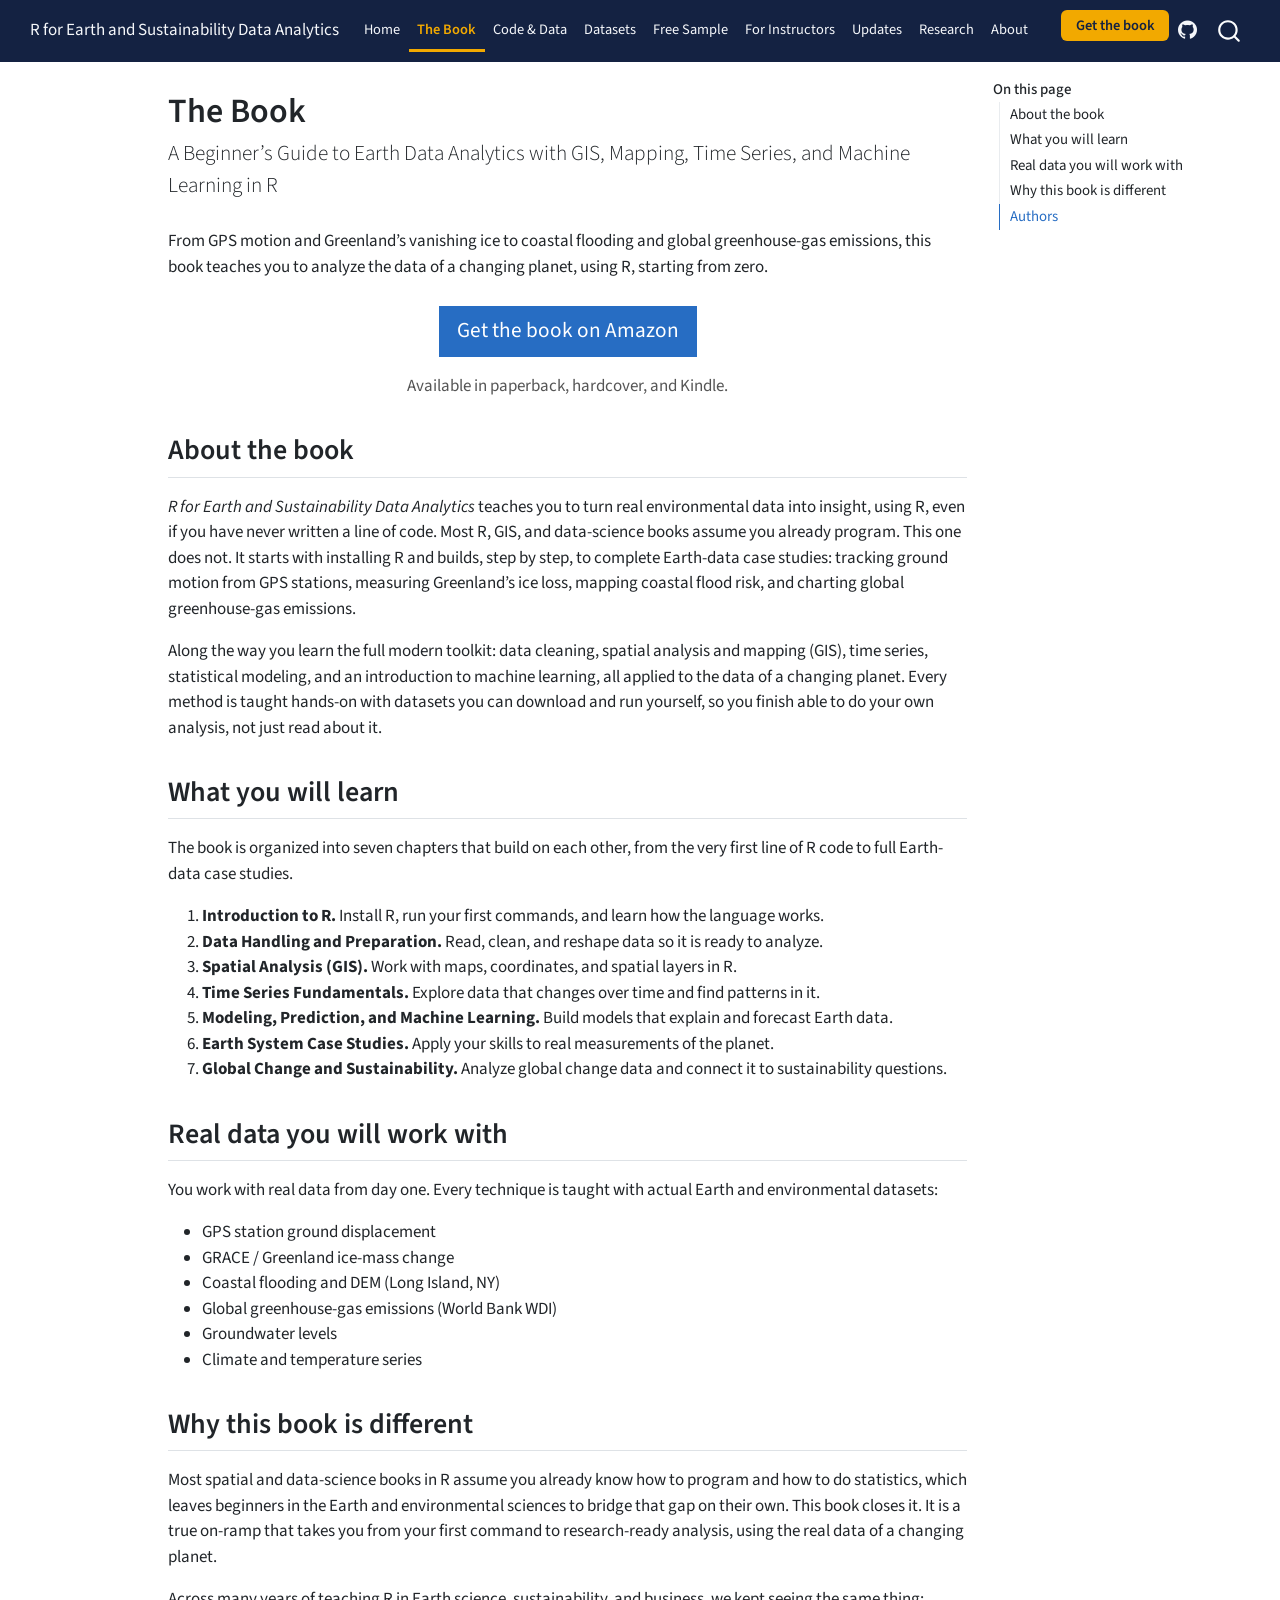
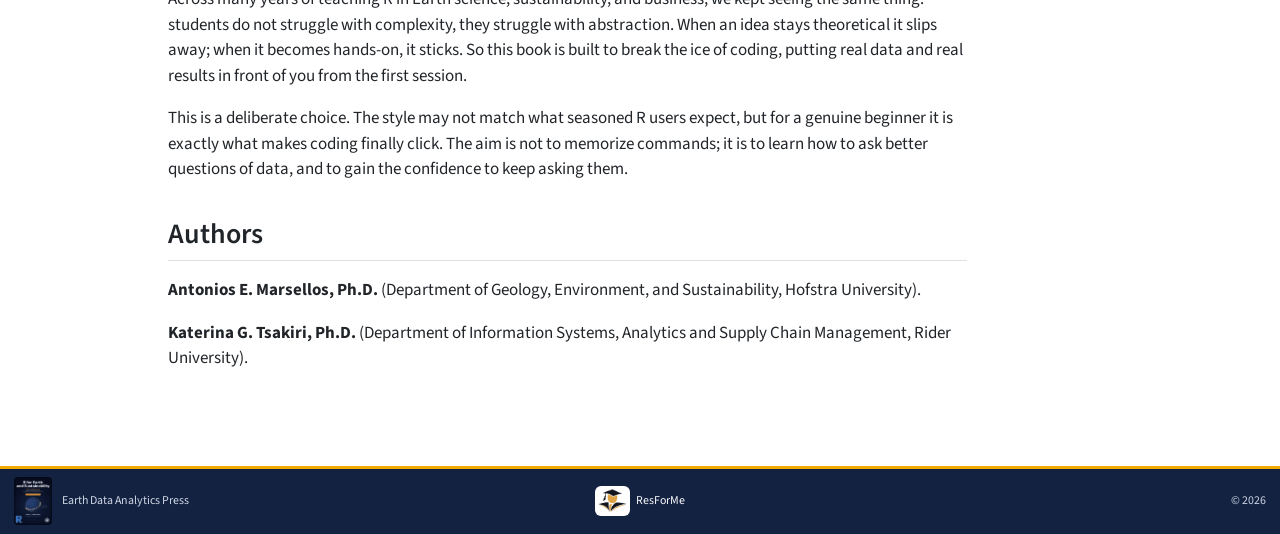
<file: book.html>
<!DOCTYPE html>
<html xmlns="http://www.w3.org/1999/xhtml" lang="en" xml:lang="en"><head>

<meta charset="utf-8">
<meta name="generator" content="quarto-1.5.57">

<meta name="viewport" content="width=device-width, initial-scale=1.0, user-scalable=yes">


<title>The Book – R for Earth and Sustainability Data Analytics</title>
<style>
code{white-space: pre-wrap;}
span.smallcaps{font-variant: small-caps;}
div.columns{display: flex; gap: min(4vw, 1.5em);}
div.column{flex: auto; overflow-x: auto;}
div.hanging-indent{margin-left: 1.5em; text-indent: -1.5em;}
ul.task-list{list-style: none;}
ul.task-list li input[type="checkbox"] {
  width: 0.8em;
  margin: 0 0.8em 0.2em -1em; /* quarto-specific, see https://github.com/quarto-dev/quarto-cli/issues/4556 */ 
  vertical-align: middle;
}
</style>


<script src="site_libs/quarto-nav/quarto-nav.js"></script>
<script src="site_libs/quarto-nav/headroom.min.js"></script>
<script src="site_libs/clipboard/clipboard.min.js"></script>
<script src="site_libs/quarto-search/autocomplete.umd.js"></script>
<script src="site_libs/quarto-search/fuse.min.js"></script>
<script src="site_libs/quarto-search/quarto-search.js"></script>
<meta name="quarto:offset" content="./">
<link href="./assets/press-logo.png" rel="icon" type="image/png">
<script src="site_libs/quarto-html/quarto.js"></script>
<script src="site_libs/quarto-html/popper.min.js"></script>
<script src="site_libs/quarto-html/tippy.umd.min.js"></script>
<script src="site_libs/quarto-html/anchor.min.js"></script>
<link href="site_libs/quarto-html/tippy.css" rel="stylesheet">
<link href="site_libs/quarto-html/quarto-syntax-highlighting.css" rel="stylesheet" id="quarto-text-highlighting-styles">
<script src="site_libs/bootstrap/bootstrap.min.js"></script>
<link href="site_libs/bootstrap/bootstrap-icons.css" rel="stylesheet">
<link href="site_libs/bootstrap/bootstrap.min.css" rel="stylesheet" id="quarto-bootstrap" data-mode="light">
<script id="quarto-search-options" type="application/json">{
  "location": "navbar",
  "copy-button": false,
  "collapse-after": 3,
  "panel-placement": "end",
  "type": "overlay",
  "limit": 50,
  "keyboard-shortcut": [
    "f",
    "/",
    "s"
  ],
  "show-item-context": false,
  "language": {
    "search-no-results-text": "No results",
    "search-matching-documents-text": "matching documents",
    "search-copy-link-title": "Copy link to search",
    "search-hide-matches-text": "Hide additional matches",
    "search-more-match-text": "more match in this document",
    "search-more-matches-text": "more matches in this document",
    "search-clear-button-title": "Clear",
    "search-text-placeholder": "",
    "search-detached-cancel-button-title": "Cancel",
    "search-submit-button-title": "Submit",
    "search-label": "Search"
  }
}</script>


<meta property="og:title" content="The Book – R for Earth and Sustainability Data Analytics">
<meta property="og:description" content="A Beginner’s Guide to Earth Data Analytics with GIS, Mapping, Time Series, and Machine Learning in R">
<meta property="og:image" content="https://marsellos.github.io/rgeo/assets/og-image.png">
<meta property="og:site_name" content="R for Earth and Sustainability Data Analytics">
<meta property="og:image:height" content="630">
<meta property="og:image:width" content="1200">
<meta name="twitter:title" content="The Book – R for Earth and Sustainability Data Analytics">
<meta name="twitter:description" content="A Beginner’s Guide to Earth Data Analytics with GIS, Mapping, Time Series, and Machine Learning in R">
<meta name="twitter:image" content="https://marsellos.github.io/rgeo/assets/cover.png">
<meta name="twitter:image-height" content="3300">
<meta name="twitter:image-width" content="2550">
<meta name="twitter:card" content="summary_large_image">
</head>

<body class="nav-fixed">

<div id="quarto-search-results"></div>
  <header id="quarto-header" class="headroom fixed-top">
    <nav class="navbar navbar-expand-xl " data-bs-theme="dark">
      <div class="navbar-container container-fluid">
      <div class="navbar-brand-container mx-auto">
    <a class="navbar-brand" href="./index.html">
    <span class="navbar-title">R for Earth and Sustainability Data Analytics</span>
    </a>
  </div>
            <div id="quarto-search" class="" title="Search"></div>
          <button class="navbar-toggler" type="button" data-bs-toggle="collapse" data-bs-target="#navbarCollapse" aria-controls="navbarCollapse" role="menu" aria-expanded="false" aria-label="Toggle navigation" onclick="if (window.quartoToggleHeadroom) { window.quartoToggleHeadroom(); }">
  <span class="navbar-toggler-icon"></span>
</button>
          <div class="collapse navbar-collapse" id="navbarCollapse">
            <ul class="navbar-nav navbar-nav-scroll me-auto">
  <li class="nav-item">
    <a class="nav-link" href="./index.html"> 
<span class="menu-text">Home</span></a>
  </li>  
  <li class="nav-item">
    <a class="nav-link active" href="./book.html" aria-current="page"> 
<span class="menu-text">The Book</span></a>
  </li>  
  <li class="nav-item">
    <a class="nav-link" href="./code.html"> 
<span class="menu-text">Code &amp; Data</span></a>
  </li>  
  <li class="nav-item">
    <a class="nav-link" href="./datasets.html"> 
<span class="menu-text">Datasets</span></a>
  </li>  
  <li class="nav-item">
    <a class="nav-link" href="./sample.html"> 
<span class="menu-text">Free Sample</span></a>
  </li>  
  <li class="nav-item">
    <a class="nav-link" href="./instructors.html"> 
<span class="menu-text">For Instructors</span></a>
  </li>  
  <li class="nav-item">
    <a class="nav-link" href="./updates.html"> 
<span class="menu-text">Updates</span></a>
  </li>  
  <li class="nav-item">
    <a class="nav-link" href="https://marsellos.github.io/research/"> 
<span class="menu-text">Research</span></a>
  </li>  
  <li class="nav-item">
    <a class="nav-link" href="./about.html"> 
<span class="menu-text">About</span></a>
  </li>  
</ul>
            <ul class="navbar-nav navbar-nav-scroll ms-auto">
  <li class="nav-item">
    <a class="nav-link" href="https://www.amazon.com/dp/B0H6J1YSK5" rel="noopener" target="_blank"> 
<span class="menu-text">Get the book</span></a>
  </li>  
  <li class="nav-item compact">
    <a class="nav-link" href="https://github.com/marsellos/rgeo"> <i class="bi bi-github" role="img" aria-label="GitHub">
</i> 
<span class="menu-text"></span></a>
  </li>  
</ul>
          </div> <!-- /navcollapse -->
            <div class="quarto-navbar-tools">
</div>
      </div> <!-- /container-fluid -->
    </nav>
</header>
<!-- content -->
<div id="quarto-content" class="quarto-container page-columns page-rows-contents page-layout-article page-navbar">
<!-- sidebar -->
<!-- margin-sidebar -->
    <div id="quarto-margin-sidebar" class="sidebar margin-sidebar">
        <nav id="TOC" role="doc-toc" class="toc-active">
    <h2 id="toc-title">On this page</h2>
   
  <ul>
  <li><a href="#about-the-book" id="toc-about-the-book" class="nav-link active" data-scroll-target="#about-the-book">About the book</a></li>
  <li><a href="#what-you-will-learn" id="toc-what-you-will-learn" class="nav-link" data-scroll-target="#what-you-will-learn">What you will learn</a></li>
  <li><a href="#real-data-you-will-work-with" id="toc-real-data-you-will-work-with" class="nav-link" data-scroll-target="#real-data-you-will-work-with">Real data you will work with</a></li>
  <li><a href="#why-this-book-is-different" id="toc-why-this-book-is-different" class="nav-link" data-scroll-target="#why-this-book-is-different">Why this book is different</a></li>
  <li><a href="#authors" id="toc-authors" class="nav-link" data-scroll-target="#authors">Authors</a></li>
  </ul>
</nav>
    </div>
<!-- main -->
<main class="content" id="quarto-document-content">

<header id="title-block-header" class="quarto-title-block default">
<div class="quarto-title">
<h1 class="title">The Book</h1>
<p class="subtitle lead">A Beginner’s Guide to Earth Data Analytics with GIS, Mapping, Time Series, and Machine Learning in R</p>
</div>



<div class="quarto-title-meta">

    
  
    
  </div>
  


</header>


<p>From GPS motion and Greenland’s vanishing ice to coastal flooding and global greenhouse-gas emissions, this book teaches you to analyze the data of a changing planet, using R, starting from zero.</p>
<div style="text-align: center; margin-top: 1.5rem; margin-bottom: 0.5rem;">
<p><a href="https://www.amazon.com/dp/B0H6J1YSK5" class="btn btn-primary btn-lg">Get the book on Amazon</a></p>
</div>
<div style="text-align: center; margin-bottom: 2rem; color: #555;">
<p>Available in paperback, hardcover, and Kindle.</p>
</div>
<section id="about-the-book" class="level2">
<h2 class="anchored" data-anchor-id="about-the-book">About the book</h2>
<p><em>R for Earth and Sustainability Data Analytics</em> teaches you to turn real environmental data into insight, using R, even if you have never written a line of code. Most R, GIS, and data-science books assume you already program. This one does not. It starts with installing R and builds, step by step, to complete Earth-data case studies: tracking ground motion from GPS stations, measuring Greenland’s ice loss, mapping coastal flood risk, and charting global greenhouse-gas emissions.</p>
<p>Along the way you learn the full modern toolkit: data cleaning, spatial analysis and mapping (GIS), time series, statistical modeling, and an introduction to machine learning, all applied to the data of a changing planet. Every method is taught hands-on with datasets you can download and run yourself, so you finish able to do your own analysis, not just read about it.</p>
</section>
<section id="what-you-will-learn" class="level2">
<h2 class="anchored" data-anchor-id="what-you-will-learn">What you will learn</h2>
<p>The book is organized into seven chapters that build on each other, from the very first line of R code to full Earth-data case studies.</p>
<ol type="1">
<li><strong>Introduction to R.</strong> Install R, run your first commands, and learn how the language works.</li>
<li><strong>Data Handling and Preparation.</strong> Read, clean, and reshape data so it is ready to analyze.</li>
<li><strong>Spatial Analysis (GIS).</strong> Work with maps, coordinates, and spatial layers in R.</li>
<li><strong>Time Series Fundamentals.</strong> Explore data that changes over time and find patterns in it.</li>
<li><strong>Modeling, Prediction, and Machine Learning.</strong> Build models that explain and forecast Earth data.</li>
<li><strong>Earth System Case Studies.</strong> Apply your skills to real measurements of the planet.</li>
<li><strong>Global Change and Sustainability.</strong> Analyze global change data and connect it to sustainability questions.</li>
</ol>
</section>
<section id="real-data-you-will-work-with" class="level2">
<h2 class="anchored" data-anchor-id="real-data-you-will-work-with">Real data you will work with</h2>
<p>You work with real data from day one. Every technique is taught with actual Earth and environmental datasets:</p>
<ul>
<li>GPS station ground displacement</li>
<li>GRACE / Greenland ice-mass change</li>
<li>Coastal flooding and DEM (Long Island, NY)</li>
<li>Global greenhouse-gas emissions (World Bank WDI)</li>
<li>Groundwater levels</li>
<li>Climate and temperature series</li>
</ul>
</section>
<section id="why-this-book-is-different" class="level2">
<h2 class="anchored" data-anchor-id="why-this-book-is-different">Why this book is different</h2>
<p>Most spatial and data-science books in R assume you already know how to program and how to do statistics, which leaves beginners in the Earth and environmental sciences to bridge that gap on their own. This book closes it. It is a true on-ramp that takes you from your first command to research-ready analysis, using the real data of a changing planet.</p>
<p>Across many years of teaching R in Earth science, sustainability, and business, we kept seeing the same thing: students do not struggle with complexity, they struggle with abstraction. When an idea stays theoretical it slips away; when it becomes hands-on, it sticks. So this book is built to break the ice of coding, putting real data and real results in front of you from the first session.</p>
<p>This is a deliberate choice. The style may not match what seasoned R users expect, but for a genuine beginner it is exactly what makes coding finally click. The aim is not to memorize commands; it is to learn how to ask better questions of data, and to gain the confidence to keep asking them.</p>
</section>
<section id="authors" class="level2">
<h2 class="anchored" data-anchor-id="authors">Authors</h2>
<p><strong>Antonios E. Marsellos, Ph.D.</strong> (Department of Geology, Environment, and Sustainability, Hofstra University).</p>
<p><strong>Katerina G. Tsakiri, Ph.D.</strong> (Department of Information Systems, Analytics and Supply Chain Management, Rider University).</p>


</section>

</main> <!-- /main -->
<script id="quarto-html-after-body" type="application/javascript">
window.document.addEventListener("DOMContentLoaded", function (event) {
  const toggleBodyColorMode = (bsSheetEl) => {
    const mode = bsSheetEl.getAttribute("data-mode");
    const bodyEl = window.document.querySelector("body");
    if (mode === "dark") {
      bodyEl.classList.add("quarto-dark");
      bodyEl.classList.remove("quarto-light");
    } else {
      bodyEl.classList.add("quarto-light");
      bodyEl.classList.remove("quarto-dark");
    }
  }
  const toggleBodyColorPrimary = () => {
    const bsSheetEl = window.document.querySelector("link#quarto-bootstrap");
    if (bsSheetEl) {
      toggleBodyColorMode(bsSheetEl);
    }
  }
  toggleBodyColorPrimary();  
  const icon = "";
  const anchorJS = new window.AnchorJS();
  anchorJS.options = {
    placement: 'right',
    icon: icon
  };
  anchorJS.add('.anchored');
  const isCodeAnnotation = (el) => {
    for (const clz of el.classList) {
      if (clz.startsWith('code-annotation-')) {                     
        return true;
      }
    }
    return false;
  }
  const onCopySuccess = function(e) {
    // button target
    const button = e.trigger;
    // don't keep focus
    button.blur();
    // flash "checked"
    button.classList.add('code-copy-button-checked');
    var currentTitle = button.getAttribute("title");
    button.setAttribute("title", "Copied!");
    let tooltip;
    if (window.bootstrap) {
      button.setAttribute("data-bs-toggle", "tooltip");
      button.setAttribute("data-bs-placement", "left");
      button.setAttribute("data-bs-title", "Copied!");
      tooltip = new bootstrap.Tooltip(button, 
        { trigger: "manual", 
          customClass: "code-copy-button-tooltip",
          offset: [0, -8]});
      tooltip.show();    
    }
    setTimeout(function() {
      if (tooltip) {
        tooltip.hide();
        button.removeAttribute("data-bs-title");
        button.removeAttribute("data-bs-toggle");
        button.removeAttribute("data-bs-placement");
      }
      button.setAttribute("title", currentTitle);
      button.classList.remove('code-copy-button-checked');
    }, 1000);
    // clear code selection
    e.clearSelection();
  }
  const getTextToCopy = function(trigger) {
      const codeEl = trigger.previousElementSibling.cloneNode(true);
      for (const childEl of codeEl.children) {
        if (isCodeAnnotation(childEl)) {
          childEl.remove();
        }
      }
      return codeEl.innerText;
  }
  const clipboard = new window.ClipboardJS('.code-copy-button:not([data-in-quarto-modal])', {
    text: getTextToCopy
  });
  clipboard.on('success', onCopySuccess);
  if (window.document.getElementById('quarto-embedded-source-code-modal')) {
    // For code content inside modals, clipBoardJS needs to be initialized with a container option
    // TODO: Check when it could be a function (https://github.com/zenorocha/clipboard.js/issues/860)
    const clipboardModal = new window.ClipboardJS('.code-copy-button[data-in-quarto-modal]', {
      text: getTextToCopy,
      container: window.document.getElementById('quarto-embedded-source-code-modal')
    });
    clipboardModal.on('success', onCopySuccess);
  }
    var localhostRegex = new RegExp(/^(?:http|https):\/\/localhost\:?[0-9]*\//);
    var mailtoRegex = new RegExp(/^mailto:/);
      var filterRegex = new RegExp("https:\/\/marsellos\.github\.io\/rgeo\/");
    var isInternal = (href) => {
        return filterRegex.test(href) || localhostRegex.test(href) || mailtoRegex.test(href);
    }
    // Inspect non-navigation links and adorn them if external
 	var links = window.document.querySelectorAll('a[href]:not(.nav-link):not(.navbar-brand):not(.toc-action):not(.sidebar-link):not(.sidebar-item-toggle):not(.pagination-link):not(.no-external):not([aria-hidden]):not(.dropdown-item):not(.quarto-navigation-tool):not(.about-link)');
    for (var i=0; i<links.length; i++) {
      const link = links[i];
      if (!isInternal(link.href)) {
        // undo the damage that might have been done by quarto-nav.js in the case of
        // links that we want to consider external
        if (link.dataset.originalHref !== undefined) {
          link.href = link.dataset.originalHref;
        }
          // target, if specified
          link.setAttribute("target", "_blank");
          if (link.getAttribute("rel") === null) {
            link.setAttribute("rel", "noopener");
          }
      }
    }
  function tippyHover(el, contentFn, onTriggerFn, onUntriggerFn) {
    const config = {
      allowHTML: true,
      maxWidth: 500,
      delay: 100,
      arrow: false,
      appendTo: function(el) {
          return el.parentElement;
      },
      interactive: true,
      interactiveBorder: 10,
      theme: 'quarto',
      placement: 'bottom-start',
    };
    if (contentFn) {
      config.content = contentFn;
    }
    if (onTriggerFn) {
      config.onTrigger = onTriggerFn;
    }
    if (onUntriggerFn) {
      config.onUntrigger = onUntriggerFn;
    }
    window.tippy(el, config); 
  }
  const noterefs = window.document.querySelectorAll('a[role="doc-noteref"]');
  for (var i=0; i<noterefs.length; i++) {
    const ref = noterefs[i];
    tippyHover(ref, function() {
      // use id or data attribute instead here
      let href = ref.getAttribute('data-footnote-href') || ref.getAttribute('href');
      try { href = new URL(href).hash; } catch {}
      const id = href.replace(/^#\/?/, "");
      const note = window.document.getElementById(id);
      if (note) {
        return note.innerHTML;
      } else {
        return "";
      }
    });
  }
  const xrefs = window.document.querySelectorAll('a.quarto-xref');
  const processXRef = (id, note) => {
    // Strip column container classes
    const stripColumnClz = (el) => {
      el.classList.remove("page-full", "page-columns");
      if (el.children) {
        for (const child of el.children) {
          stripColumnClz(child);
        }
      }
    }
    stripColumnClz(note)
    if (id === null || id.startsWith('sec-')) {
      // Special case sections, only their first couple elements
      const container = document.createElement("div");
      if (note.children && note.children.length > 2) {
        container.appendChild(note.children[0].cloneNode(true));
        for (let i = 1; i < note.children.length; i++) {
          const child = note.children[i];
          if (child.tagName === "P" && child.innerText === "") {
            continue;
          } else {
            container.appendChild(child.cloneNode(true));
            break;
          }
        }
        if (window.Quarto?.typesetMath) {
          window.Quarto.typesetMath(container);
        }
        return container.innerHTML
      } else {
        if (window.Quarto?.typesetMath) {
          window.Quarto.typesetMath(note);
        }
        return note.innerHTML;
      }
    } else {
      // Remove any anchor links if they are present
      const anchorLink = note.querySelector('a.anchorjs-link');
      if (anchorLink) {
        anchorLink.remove();
      }
      if (window.Quarto?.typesetMath) {
        window.Quarto.typesetMath(note);
      }
      // TODO in 1.5, we should make sure this works without a callout special case
      if (note.classList.contains("callout")) {
        return note.outerHTML;
      } else {
        return note.innerHTML;
      }
    }
  }
  for (var i=0; i<xrefs.length; i++) {
    const xref = xrefs[i];
    tippyHover(xref, undefined, function(instance) {
      instance.disable();
      let url = xref.getAttribute('href');
      let hash = undefined; 
      if (url.startsWith('#')) {
        hash = url;
      } else {
        try { hash = new URL(url).hash; } catch {}
      }
      if (hash) {
        const id = hash.replace(/^#\/?/, "");
        const note = window.document.getElementById(id);
        if (note !== null) {
          try {
            const html = processXRef(id, note.cloneNode(true));
            instance.setContent(html);
          } finally {
            instance.enable();
            instance.show();
          }
        } else {
          // See if we can fetch this
          fetch(url.split('#')[0])
          .then(res => res.text())
          .then(html => {
            const parser = new DOMParser();
            const htmlDoc = parser.parseFromString(html, "text/html");
            const note = htmlDoc.getElementById(id);
            if (note !== null) {
              const html = processXRef(id, note);
              instance.setContent(html);
            } 
          }).finally(() => {
            instance.enable();
            instance.show();
          });
        }
      } else {
        // See if we can fetch a full url (with no hash to target)
        // This is a special case and we should probably do some content thinning / targeting
        fetch(url)
        .then(res => res.text())
        .then(html => {
          const parser = new DOMParser();
          const htmlDoc = parser.parseFromString(html, "text/html");
          const note = htmlDoc.querySelector('main.content');
          if (note !== null) {
            // This should only happen for chapter cross references
            // (since there is no id in the URL)
            // remove the first header
            if (note.children.length > 0 && note.children[0].tagName === "HEADER") {
              note.children[0].remove();
            }
            const html = processXRef(null, note);
            instance.setContent(html);
          } 
        }).finally(() => {
          instance.enable();
          instance.show();
        });
      }
    }, function(instance) {
    });
  }
      let selectedAnnoteEl;
      const selectorForAnnotation = ( cell, annotation) => {
        let cellAttr = 'data-code-cell="' + cell + '"';
        let lineAttr = 'data-code-annotation="' +  annotation + '"';
        const selector = 'span[' + cellAttr + '][' + lineAttr + ']';
        return selector;
      }
      const selectCodeLines = (annoteEl) => {
        const doc = window.document;
        const targetCell = annoteEl.getAttribute("data-target-cell");
        const targetAnnotation = annoteEl.getAttribute("data-target-annotation");
        const annoteSpan = window.document.querySelector(selectorForAnnotation(targetCell, targetAnnotation));
        const lines = annoteSpan.getAttribute("data-code-lines").split(",");
        const lineIds = lines.map((line) => {
          return targetCell + "-" + line;
        })
        let top = null;
        let height = null;
        let parent = null;
        if (lineIds.length > 0) {
            //compute the position of the single el (top and bottom and make a div)
            const el = window.document.getElementById(lineIds[0]);
            top = el.offsetTop;
            height = el.offsetHeight;
            parent = el.parentElement.parentElement;
          if (lineIds.length > 1) {
            const lastEl = window.document.getElementById(lineIds[lineIds.length - 1]);
            const bottom = lastEl.offsetTop + lastEl.offsetHeight;
            height = bottom - top;
          }
          if (top !== null && height !== null && parent !== null) {
            // cook up a div (if necessary) and position it 
            let div = window.document.getElementById("code-annotation-line-highlight");
            if (div === null) {
              div = window.document.createElement("div");
              div.setAttribute("id", "code-annotation-line-highlight");
              div.style.position = 'absolute';
              parent.appendChild(div);
            }
            div.style.top = top - 2 + "px";
            div.style.height = height + 4 + "px";
            div.style.left = 0;
            let gutterDiv = window.document.getElementById("code-annotation-line-highlight-gutter");
            if (gutterDiv === null) {
              gutterDiv = window.document.createElement("div");
              gutterDiv.setAttribute("id", "code-annotation-line-highlight-gutter");
              gutterDiv.style.position = 'absolute';
              const codeCell = window.document.getElementById(targetCell);
              const gutter = codeCell.querySelector('.code-annotation-gutter');
              gutter.appendChild(gutterDiv);
            }
            gutterDiv.style.top = top - 2 + "px";
            gutterDiv.style.height = height + 4 + "px";
          }
          selectedAnnoteEl = annoteEl;
        }
      };
      const unselectCodeLines = () => {
        const elementsIds = ["code-annotation-line-highlight", "code-annotation-line-highlight-gutter"];
        elementsIds.forEach((elId) => {
          const div = window.document.getElementById(elId);
          if (div) {
            div.remove();
          }
        });
        selectedAnnoteEl = undefined;
      };
        // Handle positioning of the toggle
    window.addEventListener(
      "resize",
      throttle(() => {
        elRect = undefined;
        if (selectedAnnoteEl) {
          selectCodeLines(selectedAnnoteEl);
        }
      }, 10)
    );
    function throttle(fn, ms) {
    let throttle = false;
    let timer;
      return (...args) => {
        if(!throttle) { // first call gets through
            fn.apply(this, args);
            throttle = true;
        } else { // all the others get throttled
            if(timer) clearTimeout(timer); // cancel #2
            timer = setTimeout(() => {
              fn.apply(this, args);
              timer = throttle = false;
            }, ms);
        }
      };
    }
      // Attach click handler to the DT
      const annoteDls = window.document.querySelectorAll('dt[data-target-cell]');
      for (const annoteDlNode of annoteDls) {
        annoteDlNode.addEventListener('click', (event) => {
          const clickedEl = event.target;
          if (clickedEl !== selectedAnnoteEl) {
            unselectCodeLines();
            const activeEl = window.document.querySelector('dt[data-target-cell].code-annotation-active');
            if (activeEl) {
              activeEl.classList.remove('code-annotation-active');
            }
            selectCodeLines(clickedEl);
            clickedEl.classList.add('code-annotation-active');
          } else {
            // Unselect the line
            unselectCodeLines();
            clickedEl.classList.remove('code-annotation-active');
          }
        });
      }
  const findCites = (el) => {
    const parentEl = el.parentElement;
    if (parentEl) {
      const cites = parentEl.dataset.cites;
      if (cites) {
        return {
          el,
          cites: cites.split(' ')
        };
      } else {
        return findCites(el.parentElement)
      }
    } else {
      return undefined;
    }
  };
  var bibliorefs = window.document.querySelectorAll('a[role="doc-biblioref"]');
  for (var i=0; i<bibliorefs.length; i++) {
    const ref = bibliorefs[i];
    const citeInfo = findCites(ref);
    if (citeInfo) {
      tippyHover(citeInfo.el, function() {
        var popup = window.document.createElement('div');
        citeInfo.cites.forEach(function(cite) {
          var citeDiv = window.document.createElement('div');
          citeDiv.classList.add('hanging-indent');
          citeDiv.classList.add('csl-entry');
          var biblioDiv = window.document.getElementById('ref-' + cite);
          if (biblioDiv) {
            citeDiv.innerHTML = biblioDiv.innerHTML;
          }
          popup.appendChild(citeDiv);
        });
        return popup.innerHTML;
      });
    }
  }
});
</script>
<script src="https://giscus.app/client.js" data-repo="marsellos/rgeo" data-repo-id="R_kgDOS92UCw" data-category="Announcements" data-category-id="DIC_kwDOS92UC84C_YJs" data-mapping="pathname" data-reactions-enabled="1" data-emit-metadata="0" data-input-position="top" data-theme="light" data-lang="en" crossorigin="anonymous" async="">
</script>
<input type="hidden" id="giscus-base-theme" value="light">
<input type="hidden" id="giscus-alt-theme" value="dark">
</div> <!-- /content -->
<footer class="footer">
  <div class="nav-footer">
    <div class="nav-footer-left">
<p><a href="https://www.amazon.com/dp/B0H6J1YSK5" aria-label="Get the book"><img src="assets/cover.png" alt="R for Earth and Sustainability Data Analytics book cover" style="height:48px;border-radius:4px;vertical-align:middle;margin-right:10px"></a>Earth Data Analytics Press</p>
</div>   
    <div class="nav-footer-center">
<p><a href="https://resforme.com" style="text-decoration:none"><img src="assets/resforme-logo.png" alt="ResForMe" style="height:30px;background:#fff;border-radius:6px;padding:3px;vertical-align:middle;margin-right:6px">ResForMe</a></p>
</div>
    <div class="nav-footer-right">
<p>© 2026</p>
</div>
  </div>
</footer>




</body></html>
</file>
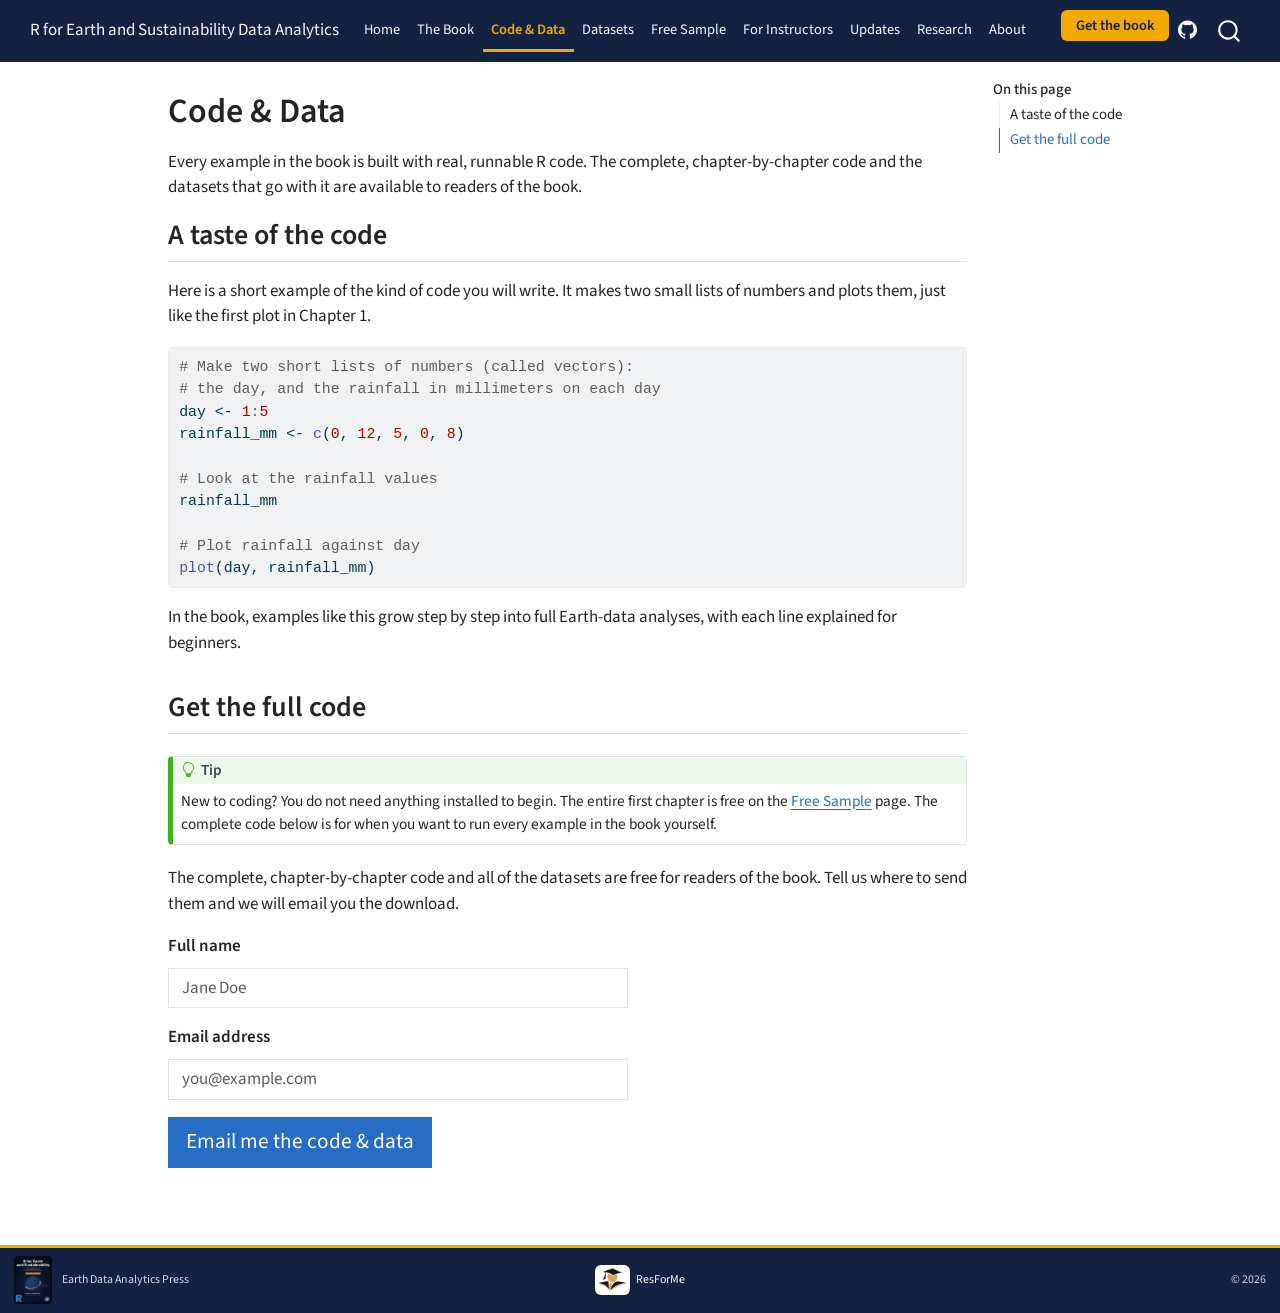
<file: code.html>
<!DOCTYPE html>
<html xmlns="http://www.w3.org/1999/xhtml" lang="en" xml:lang="en"><head>

<meta charset="utf-8">
<meta name="generator" content="quarto-1.5.57">

<meta name="viewport" content="width=device-width, initial-scale=1.0, user-scalable=yes">


<title>Code &amp; Data – R for Earth and Sustainability Data Analytics</title>
<style>
code{white-space: pre-wrap;}
span.smallcaps{font-variant: small-caps;}
div.columns{display: flex; gap: min(4vw, 1.5em);}
div.column{flex: auto; overflow-x: auto;}
div.hanging-indent{margin-left: 1.5em; text-indent: -1.5em;}
ul.task-list{list-style: none;}
ul.task-list li input[type="checkbox"] {
  width: 0.8em;
  margin: 0 0.8em 0.2em -1em; /* quarto-specific, see https://github.com/quarto-dev/quarto-cli/issues/4556 */ 
  vertical-align: middle;
}
/* CSS for syntax highlighting */
pre > code.sourceCode { white-space: pre; position: relative; }
pre > code.sourceCode > span { line-height: 1.25; }
pre > code.sourceCode > span:empty { height: 1.2em; }
.sourceCode { overflow: visible; }
code.sourceCode > span { color: inherit; text-decoration: inherit; }
div.sourceCode { margin: 1em 0; }
pre.sourceCode { margin: 0; }
@media screen {
div.sourceCode { overflow: auto; }
}
@media print {
pre > code.sourceCode { white-space: pre-wrap; }
pre > code.sourceCode > span { display: inline-block; text-indent: -5em; padding-left: 5em; }
}
pre.numberSource code
  { counter-reset: source-line 0; }
pre.numberSource code > span
  { position: relative; left: -4em; counter-increment: source-line; }
pre.numberSource code > span > a:first-child::before
  { content: counter(source-line);
    position: relative; left: -1em; text-align: right; vertical-align: baseline;
    border: none; display: inline-block;
    -webkit-touch-callout: none; -webkit-user-select: none;
    -khtml-user-select: none; -moz-user-select: none;
    -ms-user-select: none; user-select: none;
    padding: 0 4px; width: 4em;
  }
pre.numberSource { margin-left: 3em;  padding-left: 4px; }
div.sourceCode
  {   }
@media screen {
pre > code.sourceCode > span > a:first-child::before { text-decoration: underline; }
}
</style>


<script src="site_libs/quarto-nav/quarto-nav.js"></script>
<script src="site_libs/quarto-nav/headroom.min.js"></script>
<script src="site_libs/clipboard/clipboard.min.js"></script>
<script src="site_libs/quarto-search/autocomplete.umd.js"></script>
<script src="site_libs/quarto-search/fuse.min.js"></script>
<script src="site_libs/quarto-search/quarto-search.js"></script>
<meta name="quarto:offset" content="./">
<link href="./assets/press-logo.png" rel="icon" type="image/png">
<script src="site_libs/quarto-html/quarto.js"></script>
<script src="site_libs/quarto-html/popper.min.js"></script>
<script src="site_libs/quarto-html/tippy.umd.min.js"></script>
<script src="site_libs/quarto-html/anchor.min.js"></script>
<link href="site_libs/quarto-html/tippy.css" rel="stylesheet">
<link href="site_libs/quarto-html/quarto-syntax-highlighting.css" rel="stylesheet" id="quarto-text-highlighting-styles">
<script src="site_libs/bootstrap/bootstrap.min.js"></script>
<link href="site_libs/bootstrap/bootstrap-icons.css" rel="stylesheet">
<link href="site_libs/bootstrap/bootstrap.min.css" rel="stylesheet" id="quarto-bootstrap" data-mode="light">
<script id="quarto-search-options" type="application/json">{
  "location": "navbar",
  "copy-button": false,
  "collapse-after": 3,
  "panel-placement": "end",
  "type": "overlay",
  "limit": 50,
  "keyboard-shortcut": [
    "f",
    "/",
    "s"
  ],
  "show-item-context": false,
  "language": {
    "search-no-results-text": "No results",
    "search-matching-documents-text": "matching documents",
    "search-copy-link-title": "Copy link to search",
    "search-hide-matches-text": "Hide additional matches",
    "search-more-match-text": "more match in this document",
    "search-more-matches-text": "more matches in this document",
    "search-clear-button-title": "Clear",
    "search-text-placeholder": "",
    "search-detached-cancel-button-title": "Cancel",
    "search-submit-button-title": "Submit",
    "search-label": "Search"
  }
}</script>


<meta property="og:title" content="Code &amp; Data – R for Earth and Sustainability Data Analytics">
<meta property="og:description" content="Learn to analyze real Earth and environmental data from scratch in R: no prior coding or statistics experience required. A beginner-first approach that breaks the ice of coding.">
<meta property="og:image" content="https://marsellos.github.io/rgeo/assets/og-image.png">
<meta property="og:site_name" content="R for Earth and Sustainability Data Analytics">
<meta property="og:image:height" content="630">
<meta property="og:image:width" content="1200">
<meta name="twitter:title" content="Code &amp; Data – R for Earth and Sustainability Data Analytics">
<meta name="twitter:description" content="Learn to analyze real Earth and environmental data from scratch in R: no prior coding or statistics experience required. A beginner-first approach that breaks the ice of coding.">
<meta name="twitter:image" content="https://marsellos.github.io/rgeo/assets/cover.png">
<meta name="twitter:image-height" content="3300">
<meta name="twitter:image-width" content="2550">
<meta name="twitter:card" content="summary_large_image">
</head>

<body class="nav-fixed">

<div id="quarto-search-results"></div>
  <header id="quarto-header" class="headroom fixed-top">
    <nav class="navbar navbar-expand-xl " data-bs-theme="dark">
      <div class="navbar-container container-fluid">
      <div class="navbar-brand-container mx-auto">
    <a class="navbar-brand" href="./index.html">
    <span class="navbar-title">R for Earth and Sustainability Data Analytics</span>
    </a>
  </div>
            <div id="quarto-search" class="" title="Search"></div>
          <button class="navbar-toggler" type="button" data-bs-toggle="collapse" data-bs-target="#navbarCollapse" aria-controls="navbarCollapse" role="menu" aria-expanded="false" aria-label="Toggle navigation" onclick="if (window.quartoToggleHeadroom) { window.quartoToggleHeadroom(); }">
  <span class="navbar-toggler-icon"></span>
</button>
          <div class="collapse navbar-collapse" id="navbarCollapse">
            <ul class="navbar-nav navbar-nav-scroll me-auto">
  <li class="nav-item">
    <a class="nav-link" href="./index.html"> 
<span class="menu-text">Home</span></a>
  </li>  
  <li class="nav-item">
    <a class="nav-link" href="./book.html"> 
<span class="menu-text">The Book</span></a>
  </li>  
  <li class="nav-item">
    <a class="nav-link active" href="./code.html" aria-current="page"> 
<span class="menu-text">Code &amp; Data</span></a>
  </li>  
  <li class="nav-item">
    <a class="nav-link" href="./datasets.html"> 
<span class="menu-text">Datasets</span></a>
  </li>  
  <li class="nav-item">
    <a class="nav-link" href="./sample.html"> 
<span class="menu-text">Free Sample</span></a>
  </li>  
  <li class="nav-item">
    <a class="nav-link" href="./instructors.html"> 
<span class="menu-text">For Instructors</span></a>
  </li>  
  <li class="nav-item">
    <a class="nav-link" href="./updates.html"> 
<span class="menu-text">Updates</span></a>
  </li>  
  <li class="nav-item">
    <a class="nav-link" href="https://marsellos.github.io/research/"> 
<span class="menu-text">Research</span></a>
  </li>  
  <li class="nav-item">
    <a class="nav-link" href="./about.html"> 
<span class="menu-text">About</span></a>
  </li>  
</ul>
            <ul class="navbar-nav navbar-nav-scroll ms-auto">
  <li class="nav-item">
    <a class="nav-link" href="https://www.amazon.com/dp/B0H6J1YSK5" rel="noopener" target="_blank"> 
<span class="menu-text">Get the book</span></a>
  </li>  
  <li class="nav-item compact">
    <a class="nav-link" href="https://github.com/marsellos/rgeo"> <i class="bi bi-github" role="img" aria-label="GitHub">
</i> 
<span class="menu-text"></span></a>
  </li>  
</ul>
          </div> <!-- /navcollapse -->
            <div class="quarto-navbar-tools">
</div>
      </div> <!-- /container-fluid -->
    </nav>
</header>
<!-- content -->
<div id="quarto-content" class="quarto-container page-columns page-rows-contents page-layout-article page-navbar">
<!-- sidebar -->
<!-- margin-sidebar -->
    <div id="quarto-margin-sidebar" class="sidebar margin-sidebar">
        <nav id="TOC" role="doc-toc" class="toc-active">
    <h2 id="toc-title">On this page</h2>
   
  <ul>
  <li><a href="#a-taste-of-the-code" id="toc-a-taste-of-the-code" class="nav-link active" data-scroll-target="#a-taste-of-the-code">A taste of the code</a></li>
  <li><a href="#get-the-full-code" id="toc-get-the-full-code" class="nav-link" data-scroll-target="#get-the-full-code">Get the full code</a></li>
  </ul>
</nav>
    </div>
<!-- main -->
<main class="content" id="quarto-document-content">

<header id="title-block-header" class="quarto-title-block default">
<div class="quarto-title">
<h1 class="title">Code &amp; Data</h1>
</div>



<div class="quarto-title-meta">

    
  
    
  </div>
  


</header>


<p>Every example in the book is built with real, runnable R code. The complete, chapter-by-chapter code and the datasets that go with it are available to readers of the book.</p>
<section id="a-taste-of-the-code" class="level2">
<h2 class="anchored" data-anchor-id="a-taste-of-the-code">A taste of the code</h2>
<p>Here is a short example of the kind of code you will write. It makes two small lists of numbers and plots them, just like the first plot in Chapter 1.</p>
<div class="cell">
<div class="sourceCode cell-code" id="cb1"><pre class="sourceCode r code-with-copy"><code class="sourceCode r"><span id="cb1-1"><a href="#cb1-1" aria-hidden="true" tabindex="-1"></a><span class="co"># Make two short lists of numbers (called vectors):</span></span>
<span id="cb1-2"><a href="#cb1-2" aria-hidden="true" tabindex="-1"></a><span class="co"># the day, and the rainfall in millimeters on each day</span></span>
<span id="cb1-3"><a href="#cb1-3" aria-hidden="true" tabindex="-1"></a>day <span class="ot">&lt;-</span> <span class="dv">1</span><span class="sc">:</span><span class="dv">5</span></span>
<span id="cb1-4"><a href="#cb1-4" aria-hidden="true" tabindex="-1"></a>rainfall_mm <span class="ot">&lt;-</span> <span class="fu">c</span>(<span class="dv">0</span>, <span class="dv">12</span>, <span class="dv">5</span>, <span class="dv">0</span>, <span class="dv">8</span>)</span>
<span id="cb1-5"><a href="#cb1-5" aria-hidden="true" tabindex="-1"></a></span>
<span id="cb1-6"><a href="#cb1-6" aria-hidden="true" tabindex="-1"></a><span class="co"># Look at the rainfall values</span></span>
<span id="cb1-7"><a href="#cb1-7" aria-hidden="true" tabindex="-1"></a>rainfall_mm</span>
<span id="cb1-8"><a href="#cb1-8" aria-hidden="true" tabindex="-1"></a></span>
<span id="cb1-9"><a href="#cb1-9" aria-hidden="true" tabindex="-1"></a><span class="co"># Plot rainfall against day</span></span>
<span id="cb1-10"><a href="#cb1-10" aria-hidden="true" tabindex="-1"></a><span class="fu">plot</span>(day, rainfall_mm)</span></code><button title="Copy to Clipboard" class="code-copy-button"><i class="bi"></i></button></pre></div>
</div>
<p>In the book, examples like this grow step by step into full Earth-data analyses, with each line explained for beginners.</p>
</section>
<section id="get-the-full-code" class="level2">
<h2 class="anchored" data-anchor-id="get-the-full-code">Get the full code</h2>
<div class="callout callout-style-default callout-tip callout-titled">
<div class="callout-header d-flex align-content-center">
<div class="callout-icon-container">
<i class="callout-icon"></i>
</div>
<div class="callout-title-container flex-fill">
Tip
</div>
</div>
<div class="callout-body-container callout-body">
<p>New to coding? You do not need anything installed to begin. The entire first chapter is free on the <a href="./sample.html">Free Sample</a> page. The complete code below is for when you want to run every example in the book yourself.</p>
</div>
</div>
<p>The complete, chapter-by-chapter code and all of the datasets are free for readers of the book. Tell us where to send them and we will email you the download.</p>
<!-- Wired to the live Google Form (created via
     scripts/create_code_request_form.gs). The action FORM_ID and the two
     entry.* field names below are the form's real IDs; responses collect in
     the "R-GEO Code & Data Requests" sheet in Drive. To rotate the form,
     re-run that script and replace the FORM_ID + entry IDs here. -->
<form id="cd-form" target="cd-sink" method="post" action="https://docs.google.com/forms/d/e/1FAIpQLSda0A6DOn_95zUguRMBD6Uwgt6VvnoaCDD1kjh2tGKonKWq6w/formResponse" style="max-width: 460px;">
  <div class="mb-3">
    <label for="cd-name" class="form-label fw-semibold">Full name</label>
    <input type="text" id="cd-name" name="entry.958120418" class="form-control" placeholder="Jane Doe" required="">
  </div>
  <div class="mb-3">
    <label for="cd-email" class="form-label fw-semibold">Email address</label>
    <input type="email" id="cd-email" name="entry.581622172" class="form-control" placeholder="you@example.com" required="">
  </div>
  <button type="submit" class="btn btn-primary btn-lg">Email me the code &amp; data</button>
</form>
<iframe name="cd-sink" style="display:none" aria-hidden="true"></iframe>
<div id="cd-done" style="display:none; margin-top:1rem; padding:1rem 1.25rem; border:1px solid #d7dbe2; border-radius:8px; background:#f1f3f6;">
  <p style="margin:0; color:#1a7f37; font-weight:600;">Thank you. We will email the complete code and datasets to the address you gave, shortly.</p>
</div>
<p id="cd-note" style="display:none; margin-top:.6rem; color:#6b7280; font-size:.9rem;">
  Note: the request form is not connected yet, so your request was not recorded. Please email <a href="mailto:amarsellos@gmail.com?subject=R-GEO%20code%20and%20data%20request">amarsellos@gmail.com</a> directly for now.
</p>
<script>
(function(){
  var f = document.getElementById('cd-form');
  if(!f){ return; }
  f.addEventListener('submit', function(e){
    var unwired = f.getAttribute('action').indexOf('FORM_ID_HERE') !== -1;
    if(unwired){
      e.preventDefault();
      document.getElementById('cd-note').style.display = 'block';
      return;
    }
    document.getElementById('cd-done').style.display = 'block';
  });
})();
</script>


</section>

</main> <!-- /main -->
<script id="quarto-html-after-body" type="application/javascript">
window.document.addEventListener("DOMContentLoaded", function (event) {
  const toggleBodyColorMode = (bsSheetEl) => {
    const mode = bsSheetEl.getAttribute("data-mode");
    const bodyEl = window.document.querySelector("body");
    if (mode === "dark") {
      bodyEl.classList.add("quarto-dark");
      bodyEl.classList.remove("quarto-light");
    } else {
      bodyEl.classList.add("quarto-light");
      bodyEl.classList.remove("quarto-dark");
    }
  }
  const toggleBodyColorPrimary = () => {
    const bsSheetEl = window.document.querySelector("link#quarto-bootstrap");
    if (bsSheetEl) {
      toggleBodyColorMode(bsSheetEl);
    }
  }
  toggleBodyColorPrimary();  
  const icon = "";
  const anchorJS = new window.AnchorJS();
  anchorJS.options = {
    placement: 'right',
    icon: icon
  };
  anchorJS.add('.anchored');
  const isCodeAnnotation = (el) => {
    for (const clz of el.classList) {
      if (clz.startsWith('code-annotation-')) {                     
        return true;
      }
    }
    return false;
  }
  const onCopySuccess = function(e) {
    // button target
    const button = e.trigger;
    // don't keep focus
    button.blur();
    // flash "checked"
    button.classList.add('code-copy-button-checked');
    var currentTitle = button.getAttribute("title");
    button.setAttribute("title", "Copied!");
    let tooltip;
    if (window.bootstrap) {
      button.setAttribute("data-bs-toggle", "tooltip");
      button.setAttribute("data-bs-placement", "left");
      button.setAttribute("data-bs-title", "Copied!");
      tooltip = new bootstrap.Tooltip(button, 
        { trigger: "manual", 
          customClass: "code-copy-button-tooltip",
          offset: [0, -8]});
      tooltip.show();    
    }
    setTimeout(function() {
      if (tooltip) {
        tooltip.hide();
        button.removeAttribute("data-bs-title");
        button.removeAttribute("data-bs-toggle");
        button.removeAttribute("data-bs-placement");
      }
      button.setAttribute("title", currentTitle);
      button.classList.remove('code-copy-button-checked');
    }, 1000);
    // clear code selection
    e.clearSelection();
  }
  const getTextToCopy = function(trigger) {
      const codeEl = trigger.previousElementSibling.cloneNode(true);
      for (const childEl of codeEl.children) {
        if (isCodeAnnotation(childEl)) {
          childEl.remove();
        }
      }
      return codeEl.innerText;
  }
  const clipboard = new window.ClipboardJS('.code-copy-button:not([data-in-quarto-modal])', {
    text: getTextToCopy
  });
  clipboard.on('success', onCopySuccess);
  if (window.document.getElementById('quarto-embedded-source-code-modal')) {
    // For code content inside modals, clipBoardJS needs to be initialized with a container option
    // TODO: Check when it could be a function (https://github.com/zenorocha/clipboard.js/issues/860)
    const clipboardModal = new window.ClipboardJS('.code-copy-button[data-in-quarto-modal]', {
      text: getTextToCopy,
      container: window.document.getElementById('quarto-embedded-source-code-modal')
    });
    clipboardModal.on('success', onCopySuccess);
  }
    var localhostRegex = new RegExp(/^(?:http|https):\/\/localhost\:?[0-9]*\//);
    var mailtoRegex = new RegExp(/^mailto:/);
      var filterRegex = new RegExp("https:\/\/marsellos\.github\.io\/rgeo\/");
    var isInternal = (href) => {
        return filterRegex.test(href) || localhostRegex.test(href) || mailtoRegex.test(href);
    }
    // Inspect non-navigation links and adorn them if external
 	var links = window.document.querySelectorAll('a[href]:not(.nav-link):not(.navbar-brand):not(.toc-action):not(.sidebar-link):not(.sidebar-item-toggle):not(.pagination-link):not(.no-external):not([aria-hidden]):not(.dropdown-item):not(.quarto-navigation-tool):not(.about-link)');
    for (var i=0; i<links.length; i++) {
      const link = links[i];
      if (!isInternal(link.href)) {
        // undo the damage that might have been done by quarto-nav.js in the case of
        // links that we want to consider external
        if (link.dataset.originalHref !== undefined) {
          link.href = link.dataset.originalHref;
        }
          // target, if specified
          link.setAttribute("target", "_blank");
          if (link.getAttribute("rel") === null) {
            link.setAttribute("rel", "noopener");
          }
      }
    }
  function tippyHover(el, contentFn, onTriggerFn, onUntriggerFn) {
    const config = {
      allowHTML: true,
      maxWidth: 500,
      delay: 100,
      arrow: false,
      appendTo: function(el) {
          return el.parentElement;
      },
      interactive: true,
      interactiveBorder: 10,
      theme: 'quarto',
      placement: 'bottom-start',
    };
    if (contentFn) {
      config.content = contentFn;
    }
    if (onTriggerFn) {
      config.onTrigger = onTriggerFn;
    }
    if (onUntriggerFn) {
      config.onUntrigger = onUntriggerFn;
    }
    window.tippy(el, config); 
  }
  const noterefs = window.document.querySelectorAll('a[role="doc-noteref"]');
  for (var i=0; i<noterefs.length; i++) {
    const ref = noterefs[i];
    tippyHover(ref, function() {
      // use id or data attribute instead here
      let href = ref.getAttribute('data-footnote-href') || ref.getAttribute('href');
      try { href = new URL(href).hash; } catch {}
      const id = href.replace(/^#\/?/, "");
      const note = window.document.getElementById(id);
      if (note) {
        return note.innerHTML;
      } else {
        return "";
      }
    });
  }
  const xrefs = window.document.querySelectorAll('a.quarto-xref');
  const processXRef = (id, note) => {
    // Strip column container classes
    const stripColumnClz = (el) => {
      el.classList.remove("page-full", "page-columns");
      if (el.children) {
        for (const child of el.children) {
          stripColumnClz(child);
        }
      }
    }
    stripColumnClz(note)
    if (id === null || id.startsWith('sec-')) {
      // Special case sections, only their first couple elements
      const container = document.createElement("div");
      if (note.children && note.children.length > 2) {
        container.appendChild(note.children[0].cloneNode(true));
        for (let i = 1; i < note.children.length; i++) {
          const child = note.children[i];
          if (child.tagName === "P" && child.innerText === "") {
            continue;
          } else {
            container.appendChild(child.cloneNode(true));
            break;
          }
        }
        if (window.Quarto?.typesetMath) {
          window.Quarto.typesetMath(container);
        }
        return container.innerHTML
      } else {
        if (window.Quarto?.typesetMath) {
          window.Quarto.typesetMath(note);
        }
        return note.innerHTML;
      }
    } else {
      // Remove any anchor links if they are present
      const anchorLink = note.querySelector('a.anchorjs-link');
      if (anchorLink) {
        anchorLink.remove();
      }
      if (window.Quarto?.typesetMath) {
        window.Quarto.typesetMath(note);
      }
      // TODO in 1.5, we should make sure this works without a callout special case
      if (note.classList.contains("callout")) {
        return note.outerHTML;
      } else {
        return note.innerHTML;
      }
    }
  }
  for (var i=0; i<xrefs.length; i++) {
    const xref = xrefs[i];
    tippyHover(xref, undefined, function(instance) {
      instance.disable();
      let url = xref.getAttribute('href');
      let hash = undefined; 
      if (url.startsWith('#')) {
        hash = url;
      } else {
        try { hash = new URL(url).hash; } catch {}
      }
      if (hash) {
        const id = hash.replace(/^#\/?/, "");
        const note = window.document.getElementById(id);
        if (note !== null) {
          try {
            const html = processXRef(id, note.cloneNode(true));
            instance.setContent(html);
          } finally {
            instance.enable();
            instance.show();
          }
        } else {
          // See if we can fetch this
          fetch(url.split('#')[0])
          .then(res => res.text())
          .then(html => {
            const parser = new DOMParser();
            const htmlDoc = parser.parseFromString(html, "text/html");
            const note = htmlDoc.getElementById(id);
            if (note !== null) {
              const html = processXRef(id, note);
              instance.setContent(html);
            } 
          }).finally(() => {
            instance.enable();
            instance.show();
          });
        }
      } else {
        // See if we can fetch a full url (with no hash to target)
        // This is a special case and we should probably do some content thinning / targeting
        fetch(url)
        .then(res => res.text())
        .then(html => {
          const parser = new DOMParser();
          const htmlDoc = parser.parseFromString(html, "text/html");
          const note = htmlDoc.querySelector('main.content');
          if (note !== null) {
            // This should only happen for chapter cross references
            // (since there is no id in the URL)
            // remove the first header
            if (note.children.length > 0 && note.children[0].tagName === "HEADER") {
              note.children[0].remove();
            }
            const html = processXRef(null, note);
            instance.setContent(html);
          } 
        }).finally(() => {
          instance.enable();
          instance.show();
        });
      }
    }, function(instance) {
    });
  }
      let selectedAnnoteEl;
      const selectorForAnnotation = ( cell, annotation) => {
        let cellAttr = 'data-code-cell="' + cell + '"';
        let lineAttr = 'data-code-annotation="' +  annotation + '"';
        const selector = 'span[' + cellAttr + '][' + lineAttr + ']';
        return selector;
      }
      const selectCodeLines = (annoteEl) => {
        const doc = window.document;
        const targetCell = annoteEl.getAttribute("data-target-cell");
        const targetAnnotation = annoteEl.getAttribute("data-target-annotation");
        const annoteSpan = window.document.querySelector(selectorForAnnotation(targetCell, targetAnnotation));
        const lines = annoteSpan.getAttribute("data-code-lines").split(",");
        const lineIds = lines.map((line) => {
          return targetCell + "-" + line;
        })
        let top = null;
        let height = null;
        let parent = null;
        if (lineIds.length > 0) {
            //compute the position of the single el (top and bottom and make a div)
            const el = window.document.getElementById(lineIds[0]);
            top = el.offsetTop;
            height = el.offsetHeight;
            parent = el.parentElement.parentElement;
          if (lineIds.length > 1) {
            const lastEl = window.document.getElementById(lineIds[lineIds.length - 1]);
            const bottom = lastEl.offsetTop + lastEl.offsetHeight;
            height = bottom - top;
          }
          if (top !== null && height !== null && parent !== null) {
            // cook up a div (if necessary) and position it 
            let div = window.document.getElementById("code-annotation-line-highlight");
            if (div === null) {
              div = window.document.createElement("div");
              div.setAttribute("id", "code-annotation-line-highlight");
              div.style.position = 'absolute';
              parent.appendChild(div);
            }
            div.style.top = top - 2 + "px";
            div.style.height = height + 4 + "px";
            div.style.left = 0;
            let gutterDiv = window.document.getElementById("code-annotation-line-highlight-gutter");
            if (gutterDiv === null) {
              gutterDiv = window.document.createElement("div");
              gutterDiv.setAttribute("id", "code-annotation-line-highlight-gutter");
              gutterDiv.style.position = 'absolute';
              const codeCell = window.document.getElementById(targetCell);
              const gutter = codeCell.querySelector('.code-annotation-gutter');
              gutter.appendChild(gutterDiv);
            }
            gutterDiv.style.top = top - 2 + "px";
            gutterDiv.style.height = height + 4 + "px";
          }
          selectedAnnoteEl = annoteEl;
        }
      };
      const unselectCodeLines = () => {
        const elementsIds = ["code-annotation-line-highlight", "code-annotation-line-highlight-gutter"];
        elementsIds.forEach((elId) => {
          const div = window.document.getElementById(elId);
          if (div) {
            div.remove();
          }
        });
        selectedAnnoteEl = undefined;
      };
        // Handle positioning of the toggle
    window.addEventListener(
      "resize",
      throttle(() => {
        elRect = undefined;
        if (selectedAnnoteEl) {
          selectCodeLines(selectedAnnoteEl);
        }
      }, 10)
    );
    function throttle(fn, ms) {
    let throttle = false;
    let timer;
      return (...args) => {
        if(!throttle) { // first call gets through
            fn.apply(this, args);
            throttle = true;
        } else { // all the others get throttled
            if(timer) clearTimeout(timer); // cancel #2
            timer = setTimeout(() => {
              fn.apply(this, args);
              timer = throttle = false;
            }, ms);
        }
      };
    }
      // Attach click handler to the DT
      const annoteDls = window.document.querySelectorAll('dt[data-target-cell]');
      for (const annoteDlNode of annoteDls) {
        annoteDlNode.addEventListener('click', (event) => {
          const clickedEl = event.target;
          if (clickedEl !== selectedAnnoteEl) {
            unselectCodeLines();
            const activeEl = window.document.querySelector('dt[data-target-cell].code-annotation-active');
            if (activeEl) {
              activeEl.classList.remove('code-annotation-active');
            }
            selectCodeLines(clickedEl);
            clickedEl.classList.add('code-annotation-active');
          } else {
            // Unselect the line
            unselectCodeLines();
            clickedEl.classList.remove('code-annotation-active');
          }
        });
      }
  const findCites = (el) => {
    const parentEl = el.parentElement;
    if (parentEl) {
      const cites = parentEl.dataset.cites;
      if (cites) {
        return {
          el,
          cites: cites.split(' ')
        };
      } else {
        return findCites(el.parentElement)
      }
    } else {
      return undefined;
    }
  };
  var bibliorefs = window.document.querySelectorAll('a[role="doc-biblioref"]');
  for (var i=0; i<bibliorefs.length; i++) {
    const ref = bibliorefs[i];
    const citeInfo = findCites(ref);
    if (citeInfo) {
      tippyHover(citeInfo.el, function() {
        var popup = window.document.createElement('div');
        citeInfo.cites.forEach(function(cite) {
          var citeDiv = window.document.createElement('div');
          citeDiv.classList.add('hanging-indent');
          citeDiv.classList.add('csl-entry');
          var biblioDiv = window.document.getElementById('ref-' + cite);
          if (biblioDiv) {
            citeDiv.innerHTML = biblioDiv.innerHTML;
          }
          popup.appendChild(citeDiv);
        });
        return popup.innerHTML;
      });
    }
  }
});
</script>
<script src="https://giscus.app/client.js" data-repo="marsellos/rgeo" data-repo-id="R_kgDOS92UCw" data-category="Announcements" data-category-id="DIC_kwDOS92UC84C_YJs" data-mapping="pathname" data-reactions-enabled="1" data-emit-metadata="0" data-input-position="top" data-theme="light" data-lang="en" crossorigin="anonymous" async="">
</script>
<input type="hidden" id="giscus-base-theme" value="light">
<input type="hidden" id="giscus-alt-theme" value="dark">
</div> <!-- /content -->
<footer class="footer">
  <div class="nav-footer">
    <div class="nav-footer-left">
<p><a href="https://www.amazon.com/dp/B0H6J1YSK5" aria-label="Get the book"><img src="assets/cover.png" alt="R for Earth and Sustainability Data Analytics book cover" style="height:48px;border-radius:4px;vertical-align:middle;margin-right:10px"></a>Earth Data Analytics Press</p>
</div>   
    <div class="nav-footer-center">
<p><a href="https://resforme.com" style="text-decoration:none"><img src="assets/resforme-logo.png" alt="ResForMe" style="height:30px;background:#fff;border-radius:6px;padding:3px;vertical-align:middle;margin-right:6px">ResForMe</a></p>
</div>
    <div class="nav-footer-right">
<p>© 2026</p>
</div>
  </div>
</footer>




</body></html>
</file>
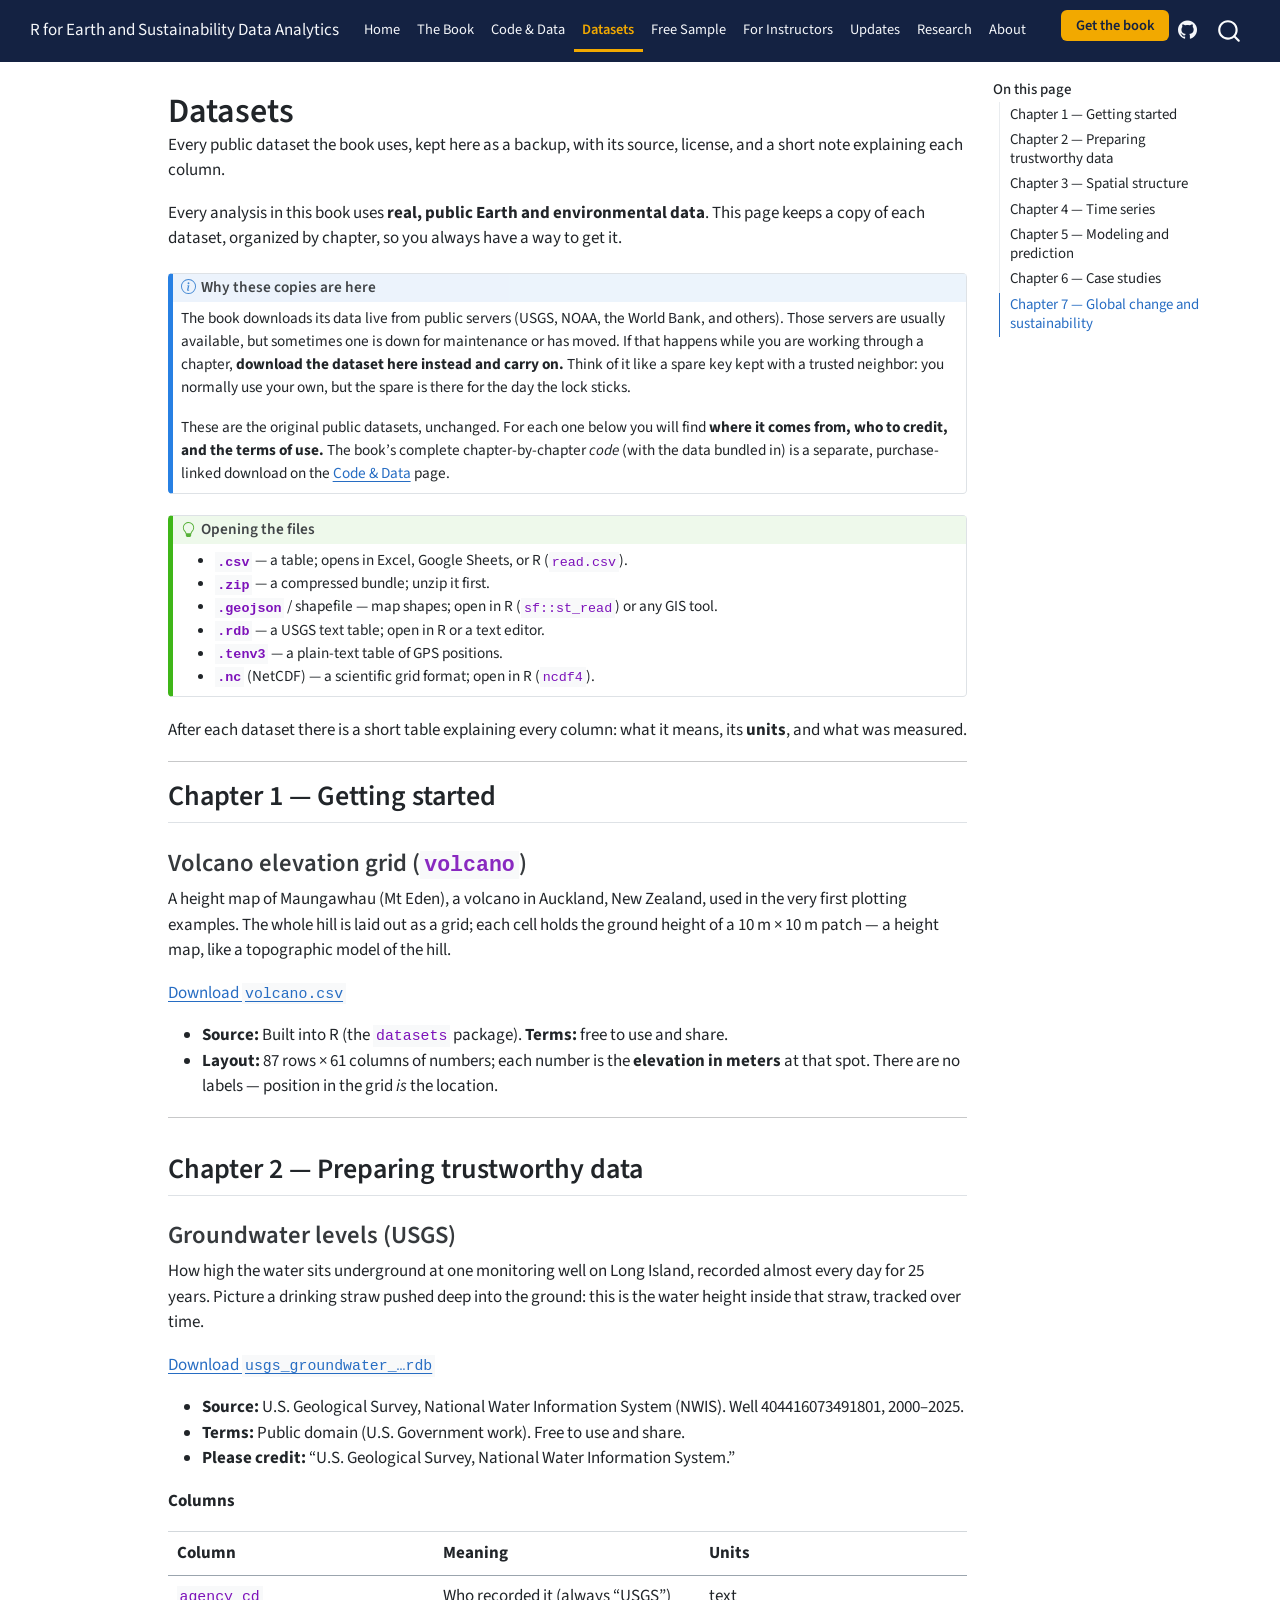
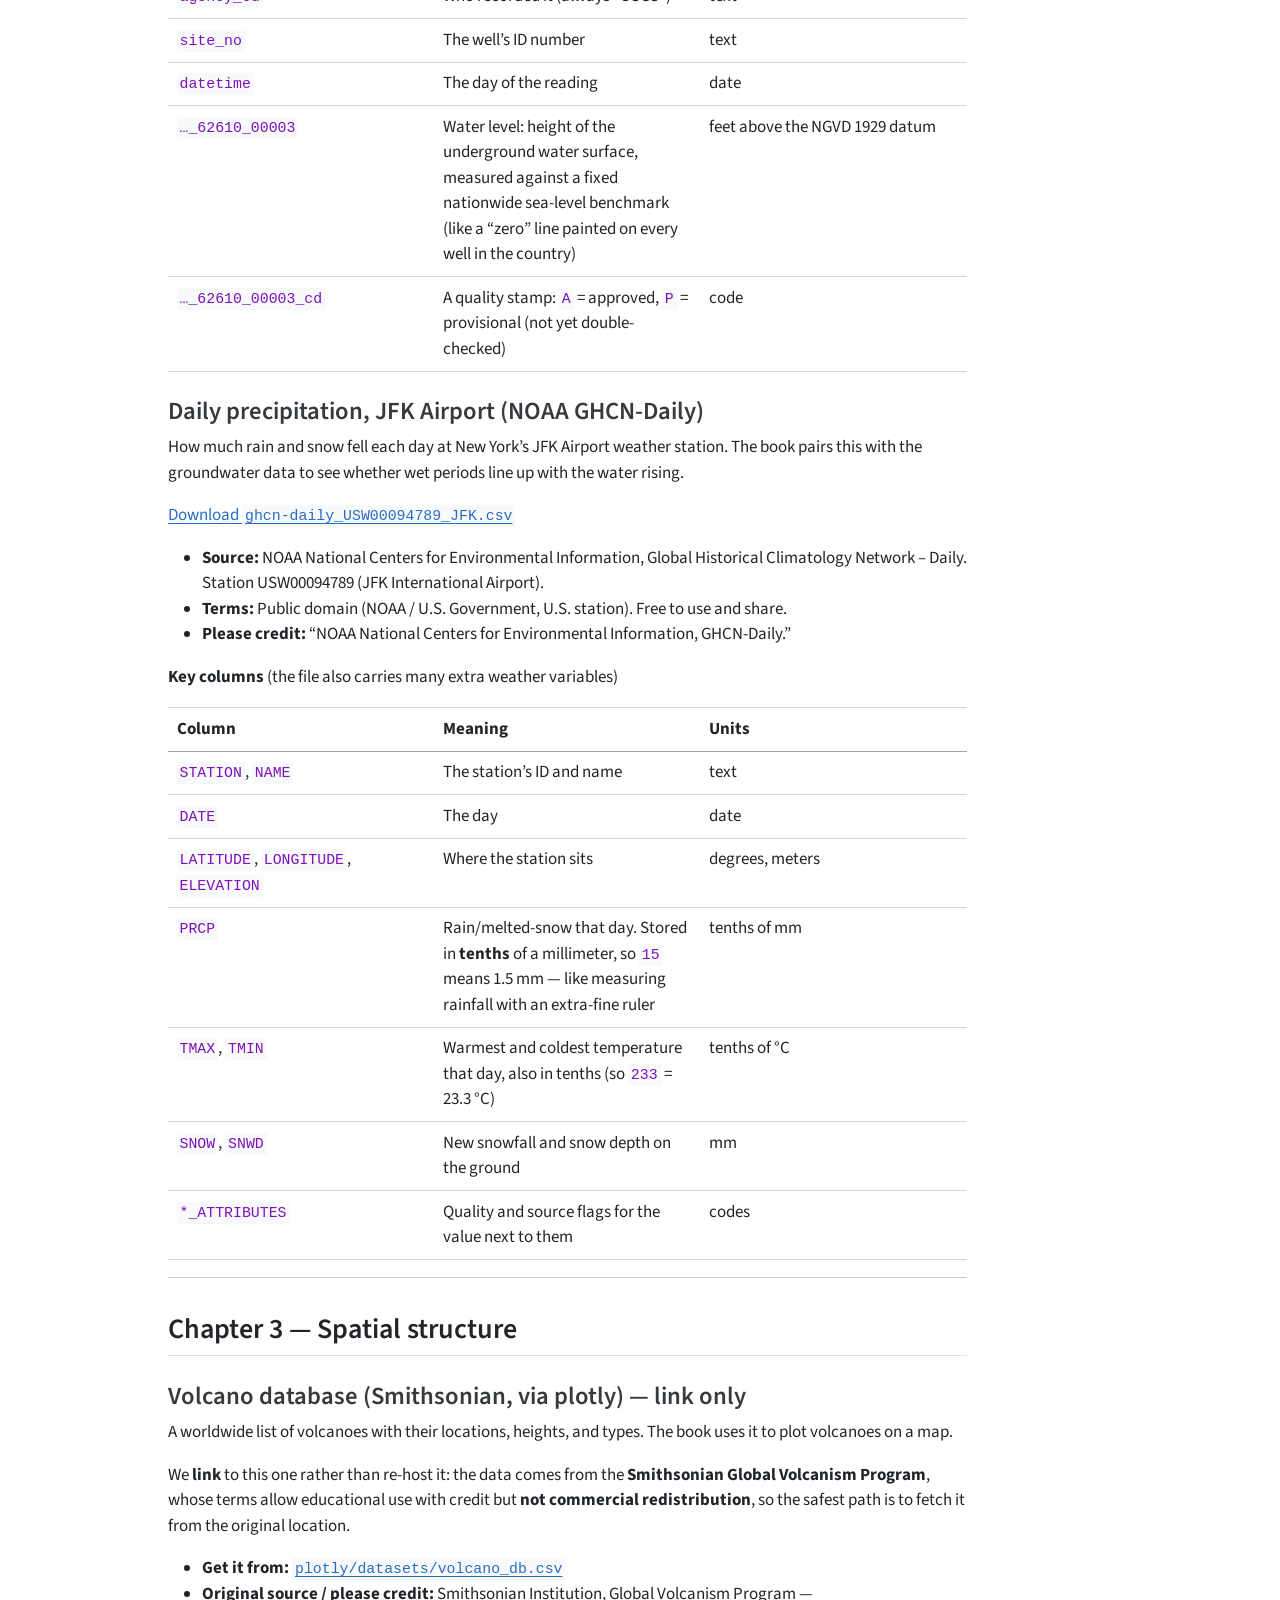
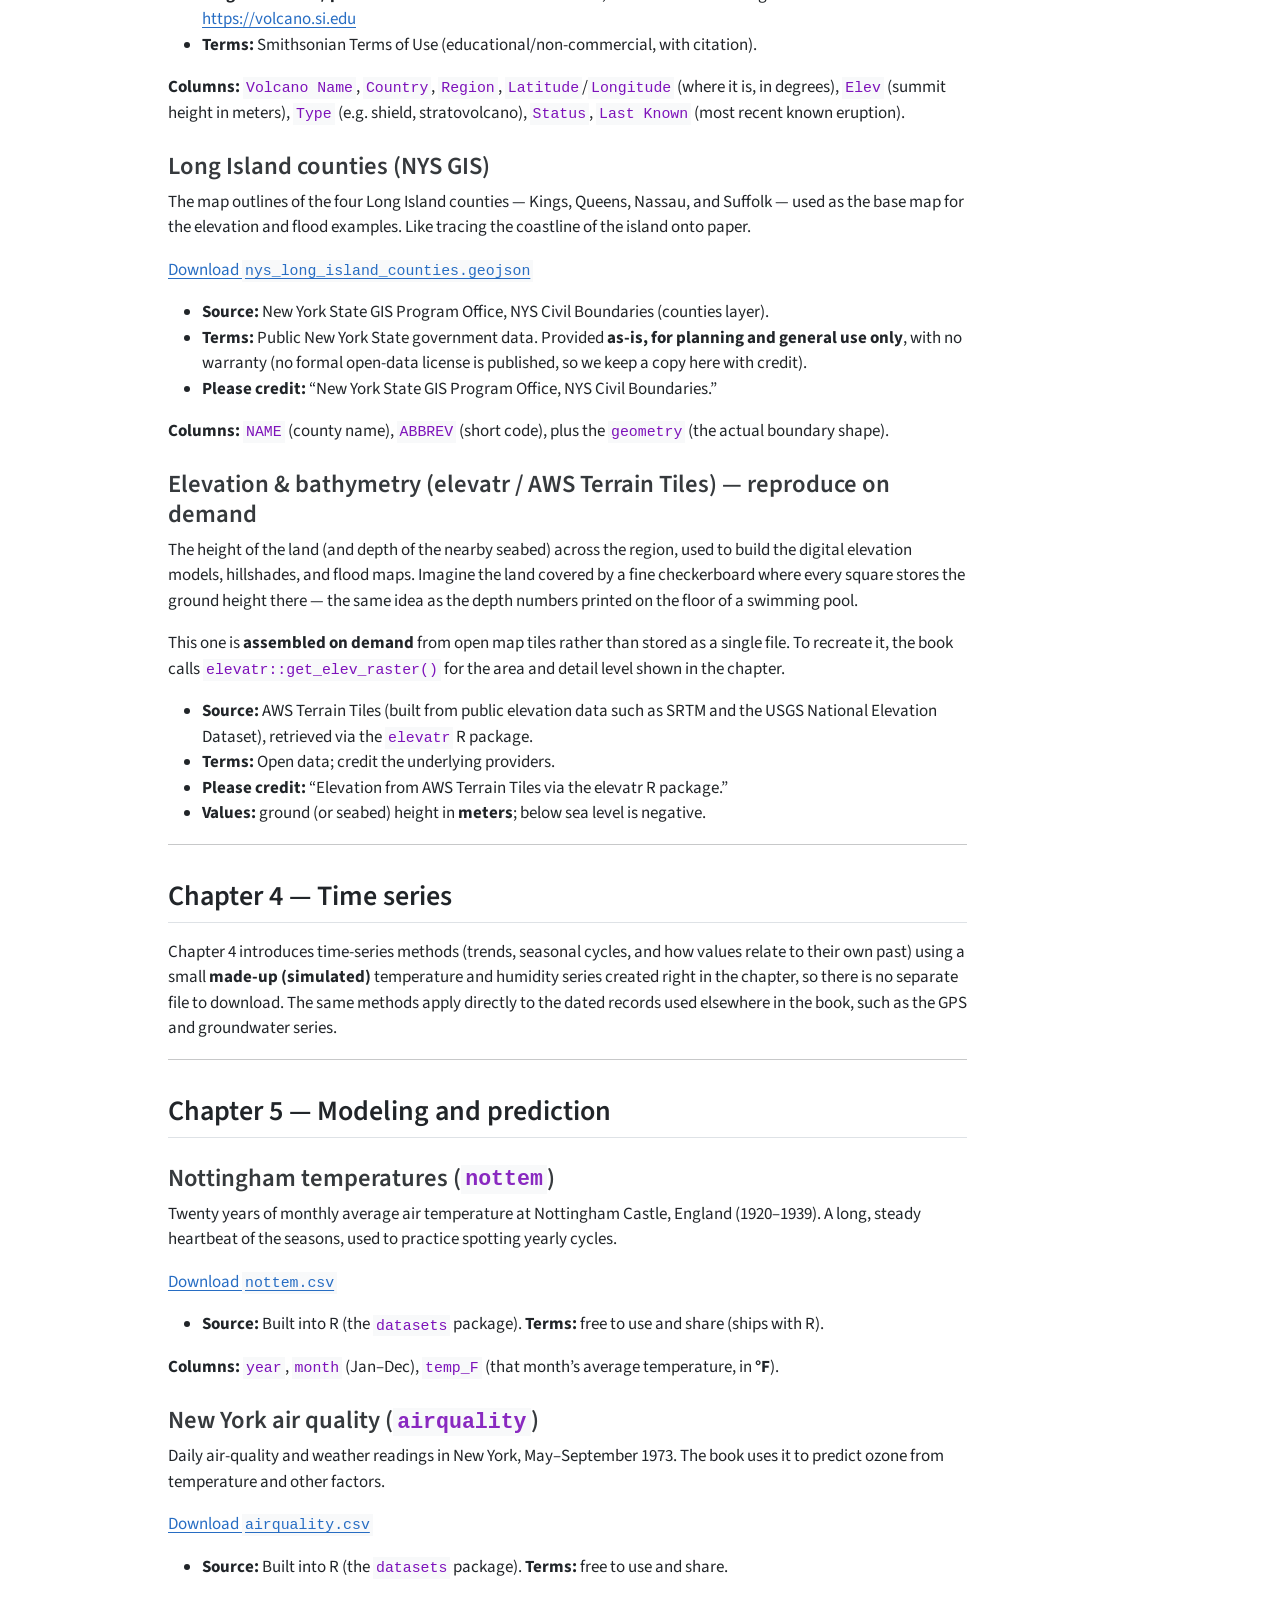
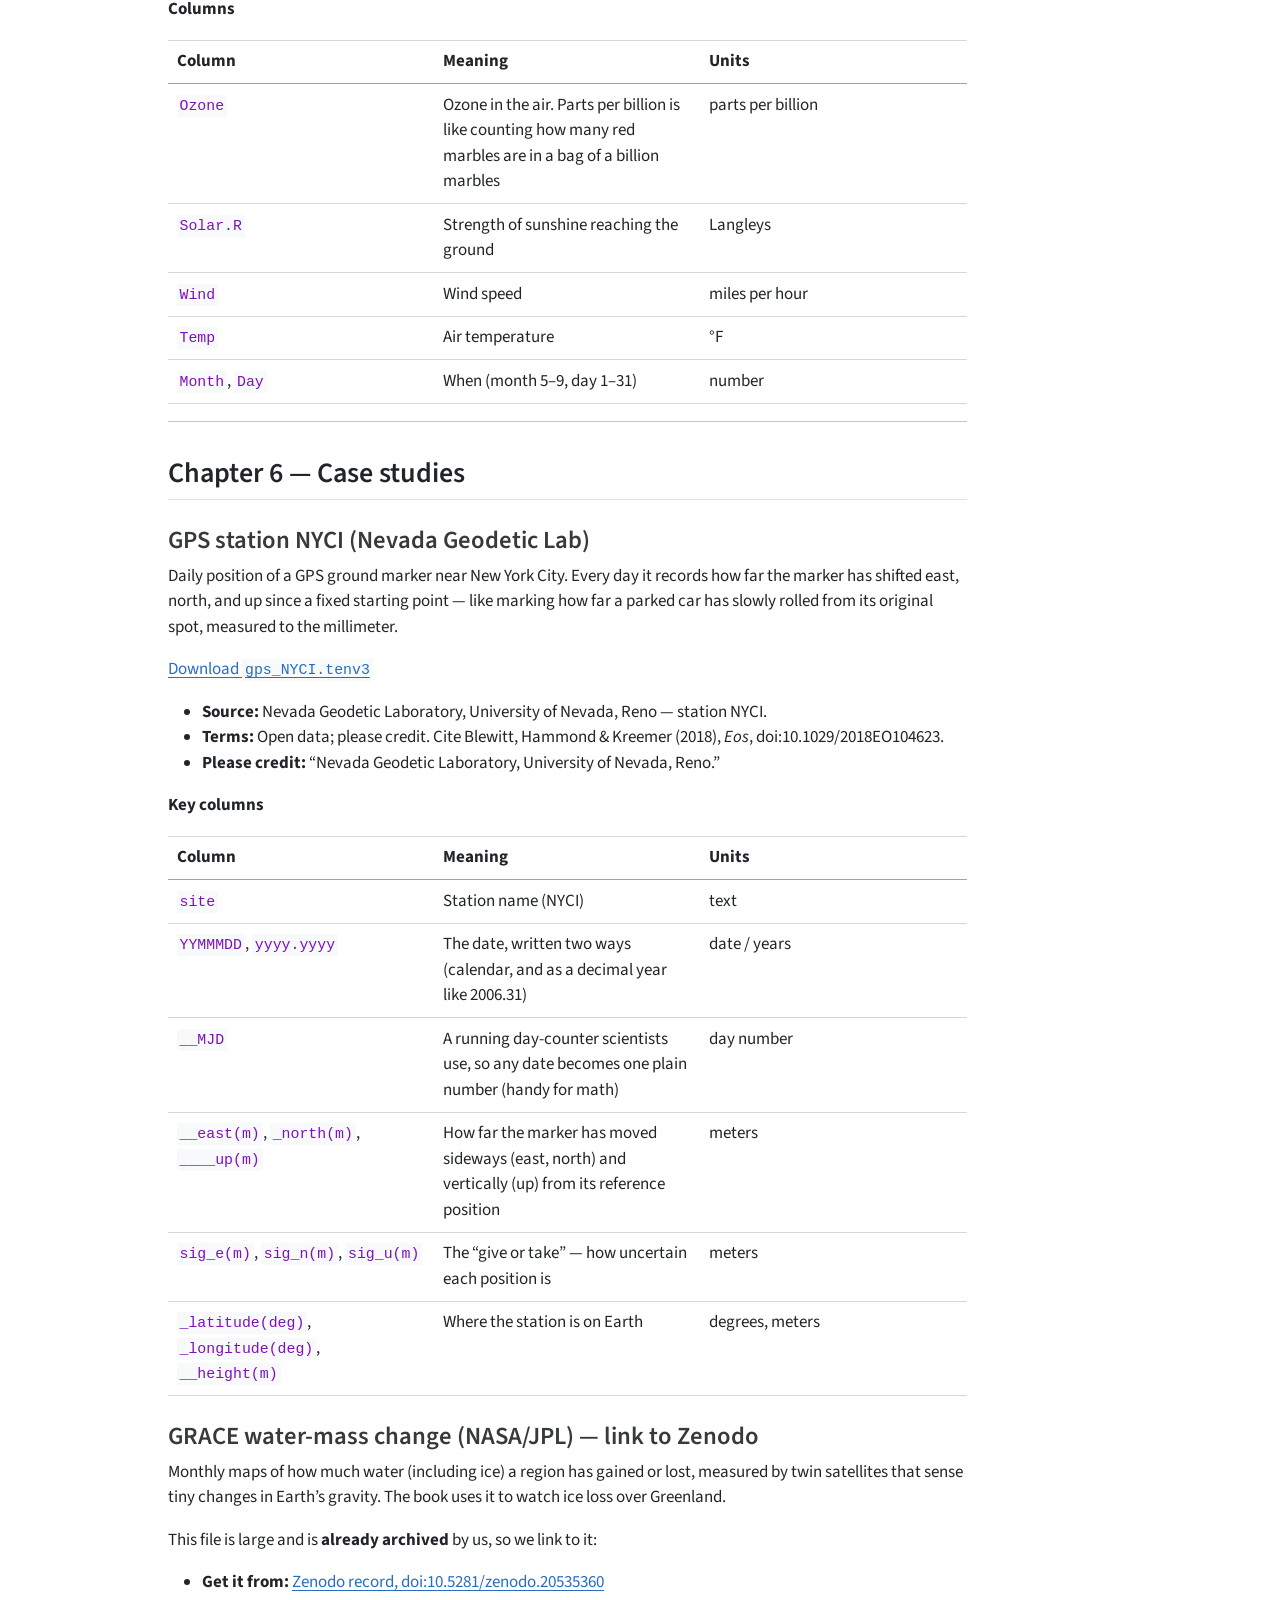
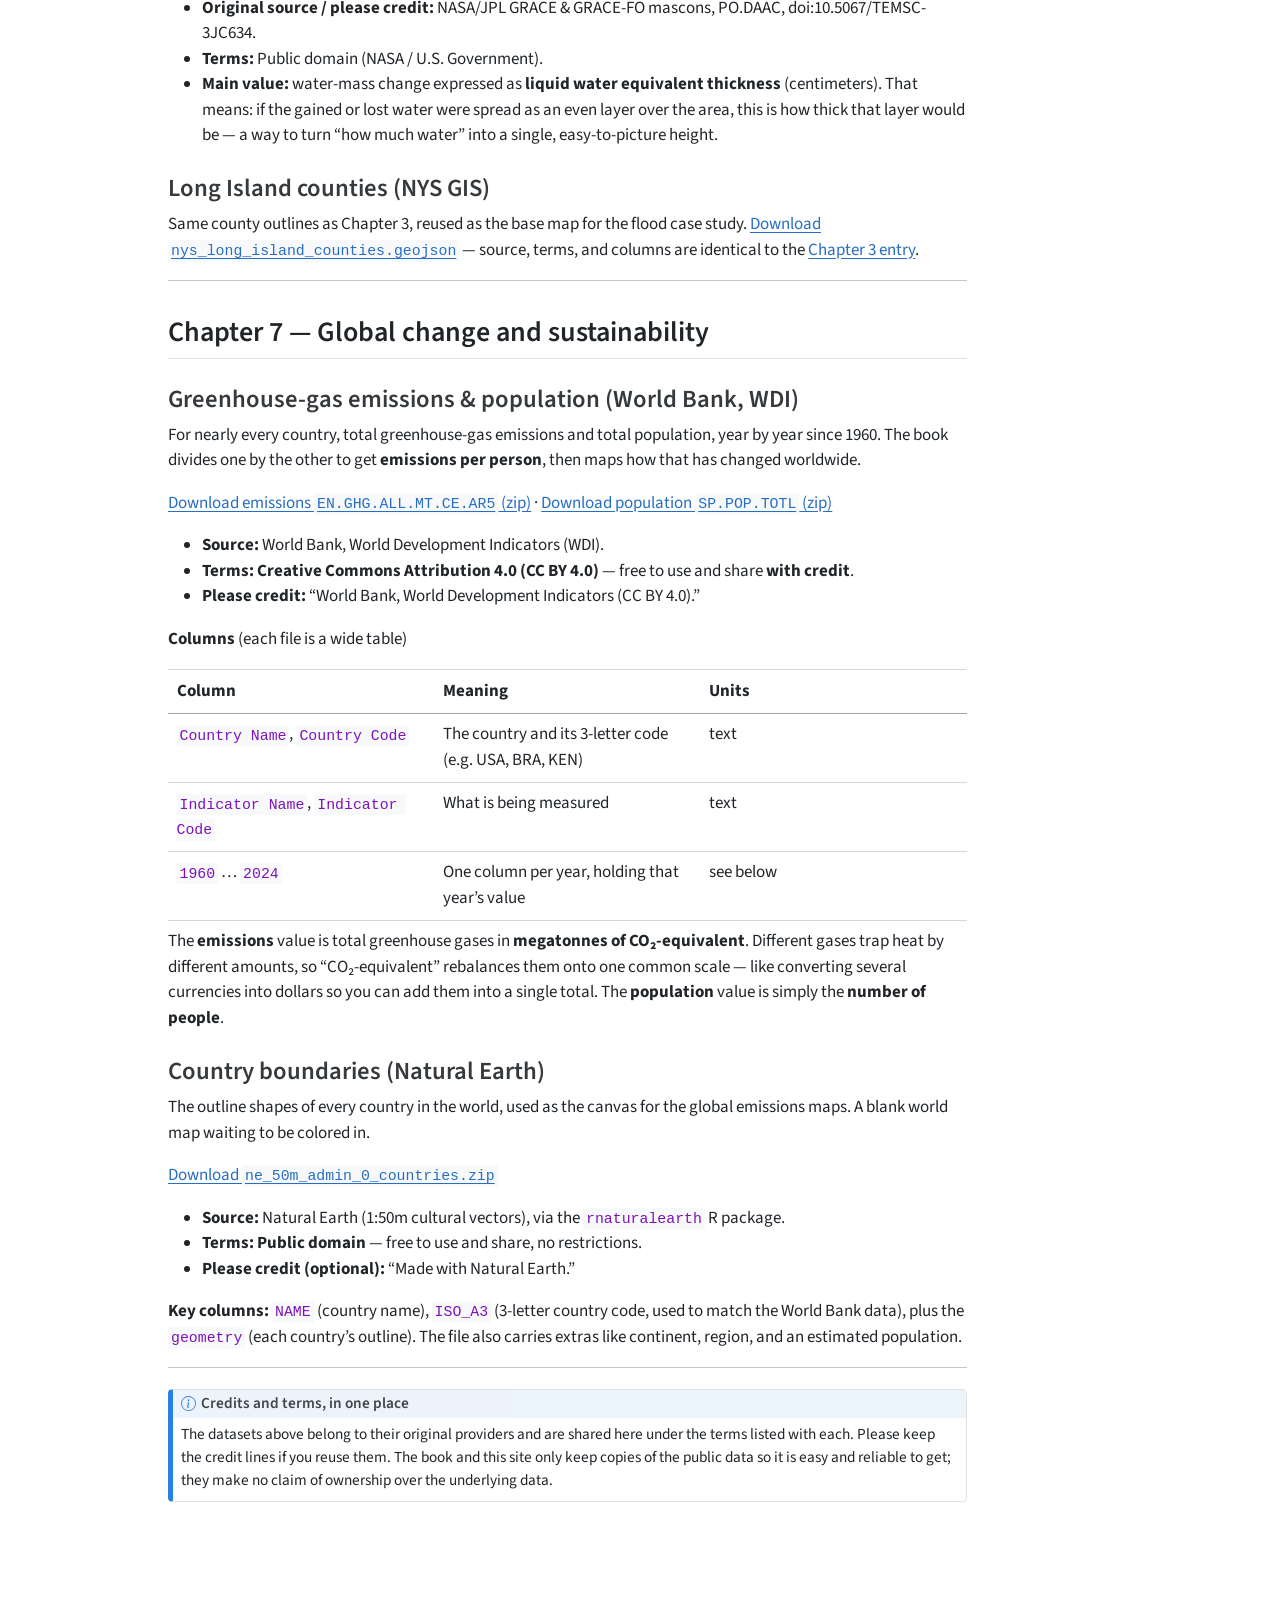
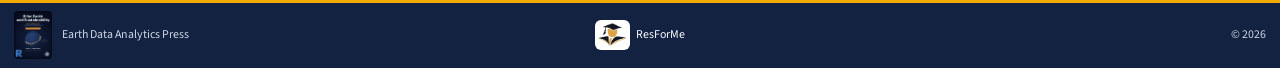
<file: datasets.html>
<!DOCTYPE html>
<html xmlns="http://www.w3.org/1999/xhtml" lang="en" xml:lang="en"><head>

<meta charset="utf-8">
<meta name="generator" content="quarto-1.5.57">

<meta name="viewport" content="width=device-width, initial-scale=1.0, user-scalable=yes">

<meta name="description" content="Every public dataset the book uses, kept here as a backup, with its source, license, and a short note explaining each column.">

<title>Datasets – R for Earth and Sustainability Data Analytics</title>
<style>
code{white-space: pre-wrap;}
span.smallcaps{font-variant: small-caps;}
div.columns{display: flex; gap: min(4vw, 1.5em);}
div.column{flex: auto; overflow-x: auto;}
div.hanging-indent{margin-left: 1.5em; text-indent: -1.5em;}
ul.task-list{list-style: none;}
ul.task-list li input[type="checkbox"] {
  width: 0.8em;
  margin: 0 0.8em 0.2em -1em; /* quarto-specific, see https://github.com/quarto-dev/quarto-cli/issues/4556 */ 
  vertical-align: middle;
}
</style>


<script src="site_libs/quarto-nav/quarto-nav.js"></script>
<script src="site_libs/quarto-nav/headroom.min.js"></script>
<script src="site_libs/clipboard/clipboard.min.js"></script>
<script src="site_libs/quarto-search/autocomplete.umd.js"></script>
<script src="site_libs/quarto-search/fuse.min.js"></script>
<script src="site_libs/quarto-search/quarto-search.js"></script>
<meta name="quarto:offset" content="./">
<link href="./assets/press-logo.png" rel="icon" type="image/png">
<script src="site_libs/quarto-html/quarto.js"></script>
<script src="site_libs/quarto-html/popper.min.js"></script>
<script src="site_libs/quarto-html/tippy.umd.min.js"></script>
<script src="site_libs/quarto-html/anchor.min.js"></script>
<link href="site_libs/quarto-html/tippy.css" rel="stylesheet">
<link href="site_libs/quarto-html/quarto-syntax-highlighting.css" rel="stylesheet" id="quarto-text-highlighting-styles">
<script src="site_libs/bootstrap/bootstrap.min.js"></script>
<link href="site_libs/bootstrap/bootstrap-icons.css" rel="stylesheet">
<link href="site_libs/bootstrap/bootstrap.min.css" rel="stylesheet" id="quarto-bootstrap" data-mode="light">
<script id="quarto-search-options" type="application/json">{
  "location": "navbar",
  "copy-button": false,
  "collapse-after": 3,
  "panel-placement": "end",
  "type": "overlay",
  "limit": 50,
  "keyboard-shortcut": [
    "f",
    "/",
    "s"
  ],
  "show-item-context": false,
  "language": {
    "search-no-results-text": "No results",
    "search-matching-documents-text": "matching documents",
    "search-copy-link-title": "Copy link to search",
    "search-hide-matches-text": "Hide additional matches",
    "search-more-match-text": "more match in this document",
    "search-more-matches-text": "more matches in this document",
    "search-clear-button-title": "Clear",
    "search-text-placeholder": "",
    "search-detached-cancel-button-title": "Cancel",
    "search-submit-button-title": "Submit",
    "search-label": "Search"
  }
}</script>


<meta property="og:title" content="Datasets – R for Earth and Sustainability Data Analytics">
<meta property="og:description" content="Every public dataset the book uses, kept here as a backup, with its source, license, and a short note explaining each column.">
<meta property="og:image" content="https://marsellos.github.io/rgeo/assets/og-image.png">
<meta property="og:site_name" content="R for Earth and Sustainability Data Analytics">
<meta property="og:image:height" content="630">
<meta property="og:image:width" content="1200">
<meta name="twitter:title" content="Datasets – R for Earth and Sustainability Data Analytics">
<meta name="twitter:description" content="Every public dataset the book uses, kept here as a backup, with its source, license, and a short note explaining each column.">
<meta name="twitter:image" content="https://marsellos.github.io/rgeo/assets/cover.png">
<meta name="twitter:image-height" content="3300">
<meta name="twitter:image-width" content="2550">
<meta name="twitter:card" content="summary_large_image">
</head>

<body class="nav-fixed">

<div id="quarto-search-results"></div>
  <header id="quarto-header" class="headroom fixed-top">
    <nav class="navbar navbar-expand-xl " data-bs-theme="dark">
      <div class="navbar-container container-fluid">
      <div class="navbar-brand-container mx-auto">
    <a class="navbar-brand" href="./index.html">
    <span class="navbar-title">R for Earth and Sustainability Data Analytics</span>
    </a>
  </div>
            <div id="quarto-search" class="" title="Search"></div>
          <button class="navbar-toggler" type="button" data-bs-toggle="collapse" data-bs-target="#navbarCollapse" aria-controls="navbarCollapse" role="menu" aria-expanded="false" aria-label="Toggle navigation" onclick="if (window.quartoToggleHeadroom) { window.quartoToggleHeadroom(); }">
  <span class="navbar-toggler-icon"></span>
</button>
          <div class="collapse navbar-collapse" id="navbarCollapse">
            <ul class="navbar-nav navbar-nav-scroll me-auto">
  <li class="nav-item">
    <a class="nav-link" href="./index.html"> 
<span class="menu-text">Home</span></a>
  </li>  
  <li class="nav-item">
    <a class="nav-link" href="./book.html"> 
<span class="menu-text">The Book</span></a>
  </li>  
  <li class="nav-item">
    <a class="nav-link" href="./code.html"> 
<span class="menu-text">Code &amp; Data</span></a>
  </li>  
  <li class="nav-item">
    <a class="nav-link active" href="./datasets.html" aria-current="page"> 
<span class="menu-text">Datasets</span></a>
  </li>  
  <li class="nav-item">
    <a class="nav-link" href="./sample.html"> 
<span class="menu-text">Free Sample</span></a>
  </li>  
  <li class="nav-item">
    <a class="nav-link" href="./instructors.html"> 
<span class="menu-text">For Instructors</span></a>
  </li>  
  <li class="nav-item">
    <a class="nav-link" href="./updates.html"> 
<span class="menu-text">Updates</span></a>
  </li>  
  <li class="nav-item">
    <a class="nav-link" href="https://marsellos.github.io/research/"> 
<span class="menu-text">Research</span></a>
  </li>  
  <li class="nav-item">
    <a class="nav-link" href="./about.html"> 
<span class="menu-text">About</span></a>
  </li>  
</ul>
            <ul class="navbar-nav navbar-nav-scroll ms-auto">
  <li class="nav-item">
    <a class="nav-link" href="https://www.amazon.com/dp/B0H6J1YSK5" rel="noopener" target="_blank"> 
<span class="menu-text">Get the book</span></a>
  </li>  
  <li class="nav-item compact">
    <a class="nav-link" href="https://github.com/marsellos/rgeo"> <i class="bi bi-github" role="img" aria-label="GitHub">
</i> 
<span class="menu-text"></span></a>
  </li>  
</ul>
          </div> <!-- /navcollapse -->
            <div class="quarto-navbar-tools">
</div>
      </div> <!-- /container-fluid -->
    </nav>
</header>
<!-- content -->
<div id="quarto-content" class="quarto-container page-columns page-rows-contents page-layout-article page-navbar">
<!-- sidebar -->
<!-- margin-sidebar -->
    <div id="quarto-margin-sidebar" class="sidebar margin-sidebar">
        <nav id="TOC" role="doc-toc" class="toc-active">
    <h2 id="toc-title">On this page</h2>
   
  <ul class="collapse">
  <li><a href="#chapter-1-getting-started" id="toc-chapter-1-getting-started" class="nav-link active" data-scroll-target="#chapter-1-getting-started">Chapter 1 — Getting started</a></li>
  <li><a href="#chapter-2-preparing-trustworthy-data" id="toc-chapter-2-preparing-trustworthy-data" class="nav-link" data-scroll-target="#chapter-2-preparing-trustworthy-data">Chapter 2 — Preparing trustworthy data</a></li>
  <li><a href="#chapter-3-spatial-structure" id="toc-chapter-3-spatial-structure" class="nav-link" data-scroll-target="#chapter-3-spatial-structure">Chapter 3 — Spatial structure</a></li>
  <li><a href="#chapter-4-time-series" id="toc-chapter-4-time-series" class="nav-link" data-scroll-target="#chapter-4-time-series">Chapter 4 — Time series</a></li>
  <li><a href="#chapter-5-modeling-and-prediction" id="toc-chapter-5-modeling-and-prediction" class="nav-link" data-scroll-target="#chapter-5-modeling-and-prediction">Chapter 5 — Modeling and prediction</a></li>
  <li><a href="#chapter-6-case-studies" id="toc-chapter-6-case-studies" class="nav-link" data-scroll-target="#chapter-6-case-studies">Chapter 6 — Case studies</a></li>
  <li><a href="#chapter-7-global-change-and-sustainability" id="toc-chapter-7-global-change-and-sustainability" class="nav-link" data-scroll-target="#chapter-7-global-change-and-sustainability">Chapter 7 — Global change and sustainability</a></li>
  </ul>
</nav>
    </div>
<!-- main -->
<main class="content" id="quarto-document-content">

<header id="title-block-header" class="quarto-title-block default">
<div class="quarto-title">
<h1 class="title">Datasets</h1>
</div>

<div>
  <div class="description">
    Every public dataset the book uses, kept here as a backup, with its source, license, and a short note explaining each column.
  </div>
</div>


<div class="quarto-title-meta">

    
  
    
  </div>
  


</header>


<p>Every analysis in this book uses <strong>real, public Earth and environmental data</strong>. This page keeps a copy of each dataset, organized by chapter, so you always have a way to get it.</p>
<div class="callout callout-style-default callout-note callout-titled">
<div class="callout-header d-flex align-content-center">
<div class="callout-icon-container">
<i class="callout-icon"></i>
</div>
<div class="callout-title-container flex-fill">
Why these copies are here
</div>
</div>
<div class="callout-body-container callout-body">
<p>The book downloads its data live from public servers (USGS, NOAA, the World Bank, and others). Those servers are usually available, but sometimes one is down for maintenance or has moved. If that happens while you are working through a chapter, <strong>download the dataset here instead and carry on.</strong> Think of it like a spare key kept with a trusted neighbor: you normally use your own, but the spare is there for the day the lock sticks.</p>
<p>These are the original public datasets, unchanged. For each one below you will find <strong>where it comes from, who to credit, and the terms of use.</strong> The book’s complete chapter-by-chapter <em>code</em> (with the data bundled in) is a separate, purchase-linked download on the <a href="./code.html">Code &amp; Data</a> page.</p>
</div>
</div>
<div class="callout callout-style-default callout-tip callout-titled">
<div class="callout-header d-flex align-content-center">
<div class="callout-icon-container">
<i class="callout-icon"></i>
</div>
<div class="callout-title-container flex-fill">
Opening the files
</div>
</div>
<div class="callout-body-container callout-body">
<ul>
<li><strong><code>.csv</code></strong> — a table; opens in Excel, Google Sheets, or R (<code>read.csv</code>).</li>
<li><strong><code>.zip</code></strong> — a compressed bundle; unzip it first.</li>
<li><strong><code>.geojson</code></strong> / shapefile — map shapes; open in R (<code>sf::st_read</code>) or any GIS tool.</li>
<li><strong><code>.rdb</code></strong> — a USGS text table; open in R or a text editor.</li>
<li><strong><code>.tenv3</code></strong> — a plain-text table of GPS positions.</li>
<li><strong><code>.nc</code></strong> (NetCDF) — a scientific grid format; open in R (<code>ncdf4</code>).</li>
</ul>
</div>
</div>
<p>After each dataset there is a short table explaining every column: what it means, its <strong>units</strong>, and what was measured.</p>
<hr>
<section id="chapter-1-getting-started" class="level2">
<h2 class="anchored" data-anchor-id="chapter-1-getting-started">Chapter 1 — Getting started</h2>
<section id="volcano-elevation-grid-volcano" class="level3">
<h3 class="anchored" data-anchor-id="volcano-elevation-grid-volcano">Volcano elevation grid (<code>volcano</code>)</h3>
<p>A height map of Maungawhau (Mt Eden), a volcano in Auckland, New Zealand, used in the very first plotting examples. The whole hill is laid out as a grid; each cell holds the ground height of a 10 m × 10 m patch — a height map, like a topographic model of the hill.</p>
<p><a href="datasets/chapter1-intro/volcano.csv" target="_blank">Download <code>volcano.csv</code></a></p>
<ul>
<li><strong>Source:</strong> Built into R (the <code>datasets</code> package). <strong>Terms:</strong> free to use and share.</li>
<li><strong>Layout:</strong> 87 rows × 61 columns of numbers; each number is the <strong>elevation in meters</strong> at that spot. There are no labels — position in the grid <em>is</em> the location.</li>
</ul>
<hr>
</section>
</section>
<section id="chapter-2-preparing-trustworthy-data" class="level2">
<h2 class="anchored" data-anchor-id="chapter-2-preparing-trustworthy-data">Chapter 2 — Preparing trustworthy data</h2>
<section id="groundwater-levels-usgs" class="level3">
<h3 class="anchored" data-anchor-id="groundwater-levels-usgs">Groundwater levels (USGS)</h3>
<p>How high the water sits underground at one monitoring well on Long Island, recorded almost every day for 25 years. Picture a drinking straw pushed deep into the ground: this is the water height inside that straw, tracked over time.</p>
<p><a href="datasets/chapter2-data/usgs_groundwater_well-404416073491801_param-62610_2000-2025.rdb" target="_blank">Download <code>usgs_groundwater_…rdb</code></a></p>
<ul>
<li><strong>Source:</strong> U.S. Geological Survey, National Water Information System (NWIS). Well 404416073491801, 2000–2025.</li>
<li><strong>Terms:</strong> Public domain (U.S. Government work). Free to use and share.</li>
<li><strong>Please credit:</strong> “U.S. Geological Survey, National Water Information System.”</li>
</ul>
<p><strong>Columns</strong></p>
<table class="caption-top table">
<colgroup>
<col style="width: 33%">
<col style="width: 33%">
<col style="width: 33%">
</colgroup>
<thead>
<tr class="header">
<th>Column</th>
<th>Meaning</th>
<th>Units</th>
</tr>
</thead>
<tbody>
<tr class="odd">
<td><code>agency_cd</code></td>
<td>Who recorded it (always “USGS”)</td>
<td>text</td>
</tr>
<tr class="even">
<td><code>site_no</code></td>
<td>The well’s ID number</td>
<td>text</td>
</tr>
<tr class="odd">
<td><code>datetime</code></td>
<td>The day of the reading</td>
<td>date</td>
</tr>
<tr class="even">
<td><code>…_62610_00003</code></td>
<td>Water level: height of the underground water surface, measured against a fixed nationwide sea-level benchmark (like a “zero” line painted on every well in the country)</td>
<td>feet above the NGVD 1929 datum</td>
</tr>
<tr class="odd">
<td><code>…_62610_00003_cd</code></td>
<td>A quality stamp: <code>A</code> = approved, <code>P</code> = provisional (not yet double-checked)</td>
<td>code</td>
</tr>
</tbody>
</table>
</section>
<section id="daily-precipitation-jfk-airport-noaa-ghcn-daily" class="level3">
<h3 class="anchored" data-anchor-id="daily-precipitation-jfk-airport-noaa-ghcn-daily">Daily precipitation, JFK Airport (NOAA GHCN-Daily)</h3>
<p>How much rain and snow fell each day at New York’s JFK Airport weather station. The book pairs this with the groundwater data to see whether wet periods line up with the water rising.</p>
<p><a href="datasets/chapter2-data/ghcn-daily_USW00094789_JFK.csv" target="_blank">Download <code>ghcn-daily_USW00094789_JFK.csv</code></a></p>
<ul>
<li><strong>Source:</strong> NOAA National Centers for Environmental Information, Global Historical Climatology Network – Daily. Station USW00094789 (JFK International Airport).</li>
<li><strong>Terms:</strong> Public domain (NOAA / U.S. Government, U.S. station). Free to use and share.</li>
<li><strong>Please credit:</strong> “NOAA National Centers for Environmental Information, GHCN-Daily.”</li>
</ul>
<p><strong>Key columns</strong> (the file also carries many extra weather variables)</p>
<table class="caption-top table">
<colgroup>
<col style="width: 33%">
<col style="width: 33%">
<col style="width: 33%">
</colgroup>
<thead>
<tr class="header">
<th>Column</th>
<th>Meaning</th>
<th>Units</th>
</tr>
</thead>
<tbody>
<tr class="odd">
<td><code>STATION</code>, <code>NAME</code></td>
<td>The station’s ID and name</td>
<td>text</td>
</tr>
<tr class="even">
<td><code>DATE</code></td>
<td>The day</td>
<td>date</td>
</tr>
<tr class="odd">
<td><code>LATITUDE</code>, <code>LONGITUDE</code>, <code>ELEVATION</code></td>
<td>Where the station sits</td>
<td>degrees, meters</td>
</tr>
<tr class="even">
<td><code>PRCP</code></td>
<td>Rain/melted-snow that day. Stored in <strong>tenths</strong> of a millimeter, so <code>15</code> means 1.5 mm — like measuring rainfall with an extra-fine ruler</td>
<td>tenths of mm</td>
</tr>
<tr class="odd">
<td><code>TMAX</code>, <code>TMIN</code></td>
<td>Warmest and coldest temperature that day, also in tenths (so <code>233</code> = 23.3 °C)</td>
<td>tenths of °C</td>
</tr>
<tr class="even">
<td><code>SNOW</code>, <code>SNWD</code></td>
<td>New snowfall and snow depth on the ground</td>
<td>mm</td>
</tr>
<tr class="odd">
<td><code>*_ATTRIBUTES</code></td>
<td>Quality and source flags for the value next to them</td>
<td>codes</td>
</tr>
</tbody>
</table>
<hr>
</section>
</section>
<section id="chapter-3-spatial-structure" class="level2">
<h2 class="anchored" data-anchor-id="chapter-3-spatial-structure">Chapter 3 — Spatial structure</h2>
<section id="volcano-database-smithsonian-via-plotly-link-only" class="level3">
<h3 class="anchored" data-anchor-id="volcano-database-smithsonian-via-plotly-link-only">Volcano database (Smithsonian, via plotly) — link only</h3>
<p>A worldwide list of volcanoes with their locations, heights, and types. The book uses it to plot volcanoes on a map.</p>
<p>We <strong>link</strong> to this one rather than re-host it: the data comes from the <strong>Smithsonian Global Volcanism Program</strong>, whose terms allow educational use with credit but <strong>not commercial redistribution</strong>, so the safest path is to fetch it from the original location.</p>
<ul>
<li><strong>Get it from:</strong> <a href="https://raw.githubusercontent.com/plotly/datasets/master/volcano_db.csv"><code>plotly/datasets/volcano_db.csv</code></a></li>
<li><strong>Original source / please credit:</strong> Smithsonian Institution, Global Volcanism Program — <a href="https://volcano.si.edu" class="uri">https://volcano.si.edu</a></li>
<li><strong>Terms:</strong> Smithsonian Terms of Use (educational/non-commercial, with citation).</li>
</ul>
<p><strong>Columns:</strong> <code>Volcano Name</code>, <code>Country</code>, <code>Region</code>, <code>Latitude</code>/<code>Longitude</code> (where it is, in degrees), <code>Elev</code> (summit height in meters), <code>Type</code> (e.g.&nbsp;shield, stratovolcano), <code>Status</code>, <code>Last Known</code> (most recent known eruption).</p>
</section>
<section id="long-island-counties-nys-gis" class="level3">
<h3 class="anchored" data-anchor-id="long-island-counties-nys-gis">Long Island counties (NYS GIS)</h3>
<p>The map outlines of the four Long Island counties — Kings, Queens, Nassau, and Suffolk — used as the base map for the elevation and flood examples. Like tracing the coastline of the island onto paper.</p>
<p><a href="datasets/chapter3-spatial/nys_long_island_counties.geojson" target="_blank">Download <code>nys_long_island_counties.geojson</code></a></p>
<ul>
<li><strong>Source:</strong> New York State GIS Program Office, NYS Civil Boundaries (counties layer).</li>
<li><strong>Terms:</strong> Public New York State government data. Provided <strong>as-is, for planning and general use only</strong>, with no warranty (no formal open-data license is published, so we keep a copy here with credit).</li>
<li><strong>Please credit:</strong> “New York State GIS Program Office, NYS Civil Boundaries.”</li>
</ul>
<p><strong>Columns:</strong> <code>NAME</code> (county name), <code>ABBREV</code> (short code), plus the <code>geometry</code> (the actual boundary shape).</p>
</section>
<section id="elevation-bathymetry-elevatr-aws-terrain-tiles-reproduce-on-demand" class="level3">
<h3 class="anchored" data-anchor-id="elevation-bathymetry-elevatr-aws-terrain-tiles-reproduce-on-demand">Elevation &amp; bathymetry (elevatr / AWS Terrain Tiles) — reproduce on demand</h3>
<p>The height of the land (and depth of the nearby seabed) across the region, used to build the digital elevation models, hillshades, and flood maps. Imagine the land covered by a fine checkerboard where every square stores the ground height there — the same idea as the depth numbers printed on the floor of a swimming pool.</p>
<p>This one is <strong>assembled on demand</strong> from open map tiles rather than stored as a single file. To recreate it, the book calls <code>elevatr::get_elev_raster()</code> for the area and detail level shown in the chapter.</p>
<ul>
<li><strong>Source:</strong> AWS Terrain Tiles (built from public elevation data such as SRTM and the USGS National Elevation Dataset), retrieved via the <code>elevatr</code> R package.</li>
<li><strong>Terms:</strong> Open data; credit the underlying providers.</li>
<li><strong>Please credit:</strong> “Elevation from AWS Terrain Tiles via the elevatr R package.”</li>
<li><strong>Values:</strong> ground (or seabed) height in <strong>meters</strong>; below sea level is negative.</li>
</ul>
<hr>
</section>
</section>
<section id="chapter-4-time-series" class="level2">
<h2 class="anchored" data-anchor-id="chapter-4-time-series">Chapter 4 — Time series</h2>
<p>Chapter 4 introduces time-series methods (trends, seasonal cycles, and how values relate to their own past) using a small <strong>made-up (simulated)</strong> temperature and humidity series created right in the chapter, so there is no separate file to download. The same methods apply directly to the dated records used elsewhere in the book, such as the GPS and groundwater series.</p>
<hr>
</section>
<section id="chapter-5-modeling-and-prediction" class="level2">
<h2 class="anchored" data-anchor-id="chapter-5-modeling-and-prediction">Chapter 5 — Modeling and prediction</h2>
<section id="nottingham-temperatures-nottem" class="level3">
<h3 class="anchored" data-anchor-id="nottingham-temperatures-nottem">Nottingham temperatures (<code>nottem</code>)</h3>
<p>Twenty years of monthly average air temperature at Nottingham Castle, England (1920–1939). A long, steady heartbeat of the seasons, used to practice spotting yearly cycles.</p>
<p><a href="datasets/chapter5-modeling/nottem.csv" target="_blank">Download <code>nottem.csv</code></a></p>
<ul>
<li><strong>Source:</strong> Built into R (the <code>datasets</code> package). <strong>Terms:</strong> free to use and share (ships with R).</li>
</ul>
<p><strong>Columns:</strong> <code>year</code>, <code>month</code> (Jan–Dec), <code>temp_F</code> (that month’s average temperature, in <strong>°F</strong>).</p>
</section>
<section id="new-york-air-quality-airquality" class="level3">
<h3 class="anchored" data-anchor-id="new-york-air-quality-airquality">New York air quality (<code>airquality</code>)</h3>
<p>Daily air-quality and weather readings in New York, May–September 1973. The book uses it to predict ozone from temperature and other factors.</p>
<p><a href="datasets/chapter5-modeling/airquality.csv" target="_blank">Download <code>airquality.csv</code></a></p>
<ul>
<li><strong>Source:</strong> Built into R (the <code>datasets</code> package). <strong>Terms:</strong> free to use and share.</li>
</ul>
<p><strong>Columns</strong></p>
<table class="caption-top table">
<colgroup>
<col style="width: 33%">
<col style="width: 33%">
<col style="width: 33%">
</colgroup>
<thead>
<tr class="header">
<th>Column</th>
<th>Meaning</th>
<th>Units</th>
</tr>
</thead>
<tbody>
<tr class="odd">
<td><code>Ozone</code></td>
<td>Ozone in the air. Parts per billion is like counting how many red marbles are in a bag of a billion marbles</td>
<td>parts per billion</td>
</tr>
<tr class="even">
<td><code>Solar.R</code></td>
<td>Strength of sunshine reaching the ground</td>
<td>Langleys</td>
</tr>
<tr class="odd">
<td><code>Wind</code></td>
<td>Wind speed</td>
<td>miles per hour</td>
</tr>
<tr class="even">
<td><code>Temp</code></td>
<td>Air temperature</td>
<td>°F</td>
</tr>
<tr class="odd">
<td><code>Month</code>, <code>Day</code></td>
<td>When (month 5–9, day 1–31)</td>
<td>number</td>
</tr>
</tbody>
</table>
<hr>
</section>
</section>
<section id="chapter-6-case-studies" class="level2">
<h2 class="anchored" data-anchor-id="chapter-6-case-studies">Chapter 6 — Case studies</h2>
<section id="gps-station-nyci-nevada-geodetic-lab" class="level3">
<h3 class="anchored" data-anchor-id="gps-station-nyci-nevada-geodetic-lab">GPS station NYCI (Nevada Geodetic Lab)</h3>
<p>Daily position of a GPS ground marker near New York City. Every day it records how far the marker has shifted east, north, and up since a fixed starting point — like marking how far a parked car has slowly rolled from its original spot, measured to the millimeter.</p>
<p><a href="datasets/chapter6-casestudies/gps_NYCI.tenv3" target="_blank">Download <code>gps_NYCI.tenv3</code></a></p>
<ul>
<li><strong>Source:</strong> Nevada Geodetic Laboratory, University of Nevada, Reno — station NYCI.</li>
<li><strong>Terms:</strong> Open data; please credit. Cite Blewitt, Hammond &amp; Kreemer (2018), <em>Eos</em>, doi:10.1029/2018EO104623.</li>
<li><strong>Please credit:</strong> “Nevada Geodetic Laboratory, University of Nevada, Reno.”</li>
</ul>
<p><strong>Key columns</strong></p>
<table class="caption-top table">
<colgroup>
<col style="width: 33%">
<col style="width: 33%">
<col style="width: 33%">
</colgroup>
<thead>
<tr class="header">
<th>Column</th>
<th>Meaning</th>
<th>Units</th>
</tr>
</thead>
<tbody>
<tr class="odd">
<td><code>site</code></td>
<td>Station name (NYCI)</td>
<td>text</td>
</tr>
<tr class="even">
<td><code>YYMMMDD</code>, <code>yyyy.yyyy</code></td>
<td>The date, written two ways (calendar, and as a decimal year like 2006.31)</td>
<td>date / years</td>
</tr>
<tr class="odd">
<td><code>__MJD</code></td>
<td>A running day-counter scientists use, so any date becomes one plain number (handy for math)</td>
<td>day number</td>
</tr>
<tr class="even">
<td><code>__east(m)</code>, <code>_north(m)</code>, <code>____up(m)</code></td>
<td>How far the marker has moved sideways (east, north) and vertically (up) from its reference position</td>
<td>meters</td>
</tr>
<tr class="odd">
<td><code>sig_e(m)</code>, <code>sig_n(m)</code>, <code>sig_u(m)</code></td>
<td>The “give or take” — how uncertain each position is</td>
<td>meters</td>
</tr>
<tr class="even">
<td><code>_latitude(deg)</code>, <code>_longitude(deg)</code>, <code>__height(m)</code></td>
<td>Where the station is on Earth</td>
<td>degrees, meters</td>
</tr>
</tbody>
</table>
</section>
<section id="grace-water-mass-change-nasajpl-link-to-zenodo" class="level3">
<h3 class="anchored" data-anchor-id="grace-water-mass-change-nasajpl-link-to-zenodo">GRACE water-mass change (NASA/JPL) — link to Zenodo</h3>
<p>Monthly maps of how much water (including ice) a region has gained or lost, measured by twin satellites that sense tiny changes in Earth’s gravity. The book uses it to watch ice loss over Greenland.</p>
<p>This file is large and is <strong>already archived</strong> by us, so we link to it:</p>
<ul>
<li><strong>Get it from:</strong> <a href="https://doi.org/10.5281/zenodo.20535360">Zenodo record, doi:10.5281/zenodo.20535360</a></li>
<li><strong>Original source / please credit:</strong> NASA/JPL GRACE &amp; GRACE-FO mascons, PO.DAAC, doi:10.5067/TEMSC-3JC634.</li>
<li><strong>Terms:</strong> Public domain (NASA / U.S. Government).</li>
<li><strong>Main value:</strong> water-mass change expressed as <strong>liquid water equivalent thickness</strong> (centimeters). That means: if the gained or lost water were spread as an even layer over the area, this is how thick that layer would be — a way to turn “how much water” into a single, easy-to-picture height.</li>
</ul>
</section>
<section id="long-island-counties-nys-gis-1" class="level3">
<h3 class="anchored" data-anchor-id="long-island-counties-nys-gis-1">Long Island counties (NYS GIS)</h3>
<p>Same county outlines as Chapter 3, reused as the base map for the flood case study. <a href="datasets/chapter6-casestudies/nys_long_island_counties.geojson" target="_blank">Download <code>nys_long_island_counties.geojson</code></a> — source, terms, and columns are identical to the <a href="#long-island-counties-nys-gis">Chapter 3 entry</a>.</p>
<hr>
</section>
</section>
<section id="chapter-7-global-change-and-sustainability" class="level2">
<h2 class="anchored" data-anchor-id="chapter-7-global-change-and-sustainability">Chapter 7 — Global change and sustainability</h2>
<section id="greenhouse-gas-emissions-population-world-bank-wdi" class="level3">
<h3 class="anchored" data-anchor-id="greenhouse-gas-emissions-population-world-bank-wdi">Greenhouse-gas emissions &amp; population (World Bank, WDI)</h3>
<p>For nearly every country, total greenhouse-gas emissions and total population, year by year since 1960. The book divides one by the other to get <strong>emissions per person</strong>, then maps how that has changed worldwide.</p>
<p><a href="datasets/chapter7-sustainability/wdi_EN.GHG.ALL.MT.CE.AR5.zip" target="_blank">Download emissions <code>EN.GHG.ALL.MT.CE.AR5</code> (zip)</a> · <a href="datasets/chapter7-sustainability/wdi_SP.POP.TOTL.zip" target="_blank">Download population <code>SP.POP.TOTL</code> (zip)</a></p>
<ul>
<li><strong>Source:</strong> World Bank, World Development Indicators (WDI).</li>
<li><strong>Terms:</strong> <strong>Creative Commons Attribution 4.0 (CC BY 4.0)</strong> — free to use and share <strong>with credit</strong>.</li>
<li><strong>Please credit:</strong> “World Bank, World Development Indicators (CC BY 4.0).”</li>
</ul>
<p><strong>Columns</strong> (each file is a wide table)</p>
<table class="caption-top table">
<colgroup>
<col style="width: 33%">
<col style="width: 33%">
<col style="width: 33%">
</colgroup>
<thead>
<tr class="header">
<th>Column</th>
<th>Meaning</th>
<th>Units</th>
</tr>
</thead>
<tbody>
<tr class="odd">
<td><code>Country Name</code>, <code>Country Code</code></td>
<td>The country and its 3-letter code (e.g.&nbsp;USA, BRA, KEN)</td>
<td>text</td>
</tr>
<tr class="even">
<td><code>Indicator Name</code>, <code>Indicator Code</code></td>
<td>What is being measured</td>
<td>text</td>
</tr>
<tr class="odd">
<td><code>1960</code> … <code>2024</code></td>
<td>One column per year, holding that year’s value</td>
<td>see below</td>
</tr>
</tbody>
</table>
<p>The <strong>emissions</strong> value is total greenhouse gases in <strong>megatonnes of CO₂-equivalent</strong>. Different gases trap heat by different amounts, so “CO₂-equivalent” rebalances them onto one common scale — like converting several currencies into dollars so you can add them into a single total. The <strong>population</strong> value is simply the <strong>number of people</strong>.</p>
</section>
<section id="country-boundaries-natural-earth" class="level3">
<h3 class="anchored" data-anchor-id="country-boundaries-natural-earth">Country boundaries (Natural Earth)</h3>
<p>The outline shapes of every country in the world, used as the canvas for the global emissions maps. A blank world map waiting to be colored in.</p>
<p><a href="datasets/chapter7-sustainability/ne_50m_admin_0_countries.zip" target="_blank">Download <code>ne_50m_admin_0_countries.zip</code></a></p>
<ul>
<li><strong>Source:</strong> Natural Earth (1:50m cultural vectors), via the <code>rnaturalearth</code> R package.</li>
<li><strong>Terms:</strong> <strong>Public domain</strong> — free to use and share, no restrictions.</li>
<li><strong>Please credit (optional):</strong> “Made with Natural Earth.”</li>
</ul>
<p><strong>Key columns:</strong> <code>NAME</code> (country name), <code>ISO_A3</code> (3-letter country code, used to match the World Bank data), plus the <code>geometry</code> (each country’s outline). The file also carries extras like continent, region, and an estimated population.</p>
<hr>
<div class="callout callout-style-default callout-note callout-titled">
<div class="callout-header d-flex align-content-center">
<div class="callout-icon-container">
<i class="callout-icon"></i>
</div>
<div class="callout-title-container flex-fill">
Credits and terms, in one place
</div>
</div>
<div class="callout-body-container callout-body">
<p>The datasets above belong to their original providers and are shared here under the terms listed with each. Please keep the credit lines if you reuse them. The book and this site only keep copies of the public data so it is easy and reliable to get; they make no claim of ownership over the underlying data.</p>
</div>
</div>


</section>
</section>

</main> <!-- /main -->
<script id="quarto-html-after-body" type="application/javascript">
window.document.addEventListener("DOMContentLoaded", function (event) {
  const toggleBodyColorMode = (bsSheetEl) => {
    const mode = bsSheetEl.getAttribute("data-mode");
    const bodyEl = window.document.querySelector("body");
    if (mode === "dark") {
      bodyEl.classList.add("quarto-dark");
      bodyEl.classList.remove("quarto-light");
    } else {
      bodyEl.classList.add("quarto-light");
      bodyEl.classList.remove("quarto-dark");
    }
  }
  const toggleBodyColorPrimary = () => {
    const bsSheetEl = window.document.querySelector("link#quarto-bootstrap");
    if (bsSheetEl) {
      toggleBodyColorMode(bsSheetEl);
    }
  }
  toggleBodyColorPrimary();  
  const icon = "";
  const anchorJS = new window.AnchorJS();
  anchorJS.options = {
    placement: 'right',
    icon: icon
  };
  anchorJS.add('.anchored');
  const isCodeAnnotation = (el) => {
    for (const clz of el.classList) {
      if (clz.startsWith('code-annotation-')) {                     
        return true;
      }
    }
    return false;
  }
  const onCopySuccess = function(e) {
    // button target
    const button = e.trigger;
    // don't keep focus
    button.blur();
    // flash "checked"
    button.classList.add('code-copy-button-checked');
    var currentTitle = button.getAttribute("title");
    button.setAttribute("title", "Copied!");
    let tooltip;
    if (window.bootstrap) {
      button.setAttribute("data-bs-toggle", "tooltip");
      button.setAttribute("data-bs-placement", "left");
      button.setAttribute("data-bs-title", "Copied!");
      tooltip = new bootstrap.Tooltip(button, 
        { trigger: "manual", 
          customClass: "code-copy-button-tooltip",
          offset: [0, -8]});
      tooltip.show();    
    }
    setTimeout(function() {
      if (tooltip) {
        tooltip.hide();
        button.removeAttribute("data-bs-title");
        button.removeAttribute("data-bs-toggle");
        button.removeAttribute("data-bs-placement");
      }
      button.setAttribute("title", currentTitle);
      button.classList.remove('code-copy-button-checked');
    }, 1000);
    // clear code selection
    e.clearSelection();
  }
  const getTextToCopy = function(trigger) {
      const codeEl = trigger.previousElementSibling.cloneNode(true);
      for (const childEl of codeEl.children) {
        if (isCodeAnnotation(childEl)) {
          childEl.remove();
        }
      }
      return codeEl.innerText;
  }
  const clipboard = new window.ClipboardJS('.code-copy-button:not([data-in-quarto-modal])', {
    text: getTextToCopy
  });
  clipboard.on('success', onCopySuccess);
  if (window.document.getElementById('quarto-embedded-source-code-modal')) {
    // For code content inside modals, clipBoardJS needs to be initialized with a container option
    // TODO: Check when it could be a function (https://github.com/zenorocha/clipboard.js/issues/860)
    const clipboardModal = new window.ClipboardJS('.code-copy-button[data-in-quarto-modal]', {
      text: getTextToCopy,
      container: window.document.getElementById('quarto-embedded-source-code-modal')
    });
    clipboardModal.on('success', onCopySuccess);
  }
    var localhostRegex = new RegExp(/^(?:http|https):\/\/localhost\:?[0-9]*\//);
    var mailtoRegex = new RegExp(/^mailto:/);
      var filterRegex = new RegExp("https:\/\/marsellos\.github\.io\/rgeo\/");
    var isInternal = (href) => {
        return filterRegex.test(href) || localhostRegex.test(href) || mailtoRegex.test(href);
    }
    // Inspect non-navigation links and adorn them if external
 	var links = window.document.querySelectorAll('a[href]:not(.nav-link):not(.navbar-brand):not(.toc-action):not(.sidebar-link):not(.sidebar-item-toggle):not(.pagination-link):not(.no-external):not([aria-hidden]):not(.dropdown-item):not(.quarto-navigation-tool):not(.about-link)');
    for (var i=0; i<links.length; i++) {
      const link = links[i];
      if (!isInternal(link.href)) {
        // undo the damage that might have been done by quarto-nav.js in the case of
        // links that we want to consider external
        if (link.dataset.originalHref !== undefined) {
          link.href = link.dataset.originalHref;
        }
          // target, if specified
          link.setAttribute("target", "_blank");
          if (link.getAttribute("rel") === null) {
            link.setAttribute("rel", "noopener");
          }
      }
    }
  function tippyHover(el, contentFn, onTriggerFn, onUntriggerFn) {
    const config = {
      allowHTML: true,
      maxWidth: 500,
      delay: 100,
      arrow: false,
      appendTo: function(el) {
          return el.parentElement;
      },
      interactive: true,
      interactiveBorder: 10,
      theme: 'quarto',
      placement: 'bottom-start',
    };
    if (contentFn) {
      config.content = contentFn;
    }
    if (onTriggerFn) {
      config.onTrigger = onTriggerFn;
    }
    if (onUntriggerFn) {
      config.onUntrigger = onUntriggerFn;
    }
    window.tippy(el, config); 
  }
  const noterefs = window.document.querySelectorAll('a[role="doc-noteref"]');
  for (var i=0; i<noterefs.length; i++) {
    const ref = noterefs[i];
    tippyHover(ref, function() {
      // use id or data attribute instead here
      let href = ref.getAttribute('data-footnote-href') || ref.getAttribute('href');
      try { href = new URL(href).hash; } catch {}
      const id = href.replace(/^#\/?/, "");
      const note = window.document.getElementById(id);
      if (note) {
        return note.innerHTML;
      } else {
        return "";
      }
    });
  }
  const xrefs = window.document.querySelectorAll('a.quarto-xref');
  const processXRef = (id, note) => {
    // Strip column container classes
    const stripColumnClz = (el) => {
      el.classList.remove("page-full", "page-columns");
      if (el.children) {
        for (const child of el.children) {
          stripColumnClz(child);
        }
      }
    }
    stripColumnClz(note)
    if (id === null || id.startsWith('sec-')) {
      // Special case sections, only their first couple elements
      const container = document.createElement("div");
      if (note.children && note.children.length > 2) {
        container.appendChild(note.children[0].cloneNode(true));
        for (let i = 1; i < note.children.length; i++) {
          const child = note.children[i];
          if (child.tagName === "P" && child.innerText === "") {
            continue;
          } else {
            container.appendChild(child.cloneNode(true));
            break;
          }
        }
        if (window.Quarto?.typesetMath) {
          window.Quarto.typesetMath(container);
        }
        return container.innerHTML
      } else {
        if (window.Quarto?.typesetMath) {
          window.Quarto.typesetMath(note);
        }
        return note.innerHTML;
      }
    } else {
      // Remove any anchor links if they are present
      const anchorLink = note.querySelector('a.anchorjs-link');
      if (anchorLink) {
        anchorLink.remove();
      }
      if (window.Quarto?.typesetMath) {
        window.Quarto.typesetMath(note);
      }
      // TODO in 1.5, we should make sure this works without a callout special case
      if (note.classList.contains("callout")) {
        return note.outerHTML;
      } else {
        return note.innerHTML;
      }
    }
  }
  for (var i=0; i<xrefs.length; i++) {
    const xref = xrefs[i];
    tippyHover(xref, undefined, function(instance) {
      instance.disable();
      let url = xref.getAttribute('href');
      let hash = undefined; 
      if (url.startsWith('#')) {
        hash = url;
      } else {
        try { hash = new URL(url).hash; } catch {}
      }
      if (hash) {
        const id = hash.replace(/^#\/?/, "");
        const note = window.document.getElementById(id);
        if (note !== null) {
          try {
            const html = processXRef(id, note.cloneNode(true));
            instance.setContent(html);
          } finally {
            instance.enable();
            instance.show();
          }
        } else {
          // See if we can fetch this
          fetch(url.split('#')[0])
          .then(res => res.text())
          .then(html => {
            const parser = new DOMParser();
            const htmlDoc = parser.parseFromString(html, "text/html");
            const note = htmlDoc.getElementById(id);
            if (note !== null) {
              const html = processXRef(id, note);
              instance.setContent(html);
            } 
          }).finally(() => {
            instance.enable();
            instance.show();
          });
        }
      } else {
        // See if we can fetch a full url (with no hash to target)
        // This is a special case and we should probably do some content thinning / targeting
        fetch(url)
        .then(res => res.text())
        .then(html => {
          const parser = new DOMParser();
          const htmlDoc = parser.parseFromString(html, "text/html");
          const note = htmlDoc.querySelector('main.content');
          if (note !== null) {
            // This should only happen for chapter cross references
            // (since there is no id in the URL)
            // remove the first header
            if (note.children.length > 0 && note.children[0].tagName === "HEADER") {
              note.children[0].remove();
            }
            const html = processXRef(null, note);
            instance.setContent(html);
          } 
        }).finally(() => {
          instance.enable();
          instance.show();
        });
      }
    }, function(instance) {
    });
  }
      let selectedAnnoteEl;
      const selectorForAnnotation = ( cell, annotation) => {
        let cellAttr = 'data-code-cell="' + cell + '"';
        let lineAttr = 'data-code-annotation="' +  annotation + '"';
        const selector = 'span[' + cellAttr + '][' + lineAttr + ']';
        return selector;
      }
      const selectCodeLines = (annoteEl) => {
        const doc = window.document;
        const targetCell = annoteEl.getAttribute("data-target-cell");
        const targetAnnotation = annoteEl.getAttribute("data-target-annotation");
        const annoteSpan = window.document.querySelector(selectorForAnnotation(targetCell, targetAnnotation));
        const lines = annoteSpan.getAttribute("data-code-lines").split(",");
        const lineIds = lines.map((line) => {
          return targetCell + "-" + line;
        })
        let top = null;
        let height = null;
        let parent = null;
        if (lineIds.length > 0) {
            //compute the position of the single el (top and bottom and make a div)
            const el = window.document.getElementById(lineIds[0]);
            top = el.offsetTop;
            height = el.offsetHeight;
            parent = el.parentElement.parentElement;
          if (lineIds.length > 1) {
            const lastEl = window.document.getElementById(lineIds[lineIds.length - 1]);
            const bottom = lastEl.offsetTop + lastEl.offsetHeight;
            height = bottom - top;
          }
          if (top !== null && height !== null && parent !== null) {
            // cook up a div (if necessary) and position it 
            let div = window.document.getElementById("code-annotation-line-highlight");
            if (div === null) {
              div = window.document.createElement("div");
              div.setAttribute("id", "code-annotation-line-highlight");
              div.style.position = 'absolute';
              parent.appendChild(div);
            }
            div.style.top = top - 2 + "px";
            div.style.height = height + 4 + "px";
            div.style.left = 0;
            let gutterDiv = window.document.getElementById("code-annotation-line-highlight-gutter");
            if (gutterDiv === null) {
              gutterDiv = window.document.createElement("div");
              gutterDiv.setAttribute("id", "code-annotation-line-highlight-gutter");
              gutterDiv.style.position = 'absolute';
              const codeCell = window.document.getElementById(targetCell);
              const gutter = codeCell.querySelector('.code-annotation-gutter');
              gutter.appendChild(gutterDiv);
            }
            gutterDiv.style.top = top - 2 + "px";
            gutterDiv.style.height = height + 4 + "px";
          }
          selectedAnnoteEl = annoteEl;
        }
      };
      const unselectCodeLines = () => {
        const elementsIds = ["code-annotation-line-highlight", "code-annotation-line-highlight-gutter"];
        elementsIds.forEach((elId) => {
          const div = window.document.getElementById(elId);
          if (div) {
            div.remove();
          }
        });
        selectedAnnoteEl = undefined;
      };
        // Handle positioning of the toggle
    window.addEventListener(
      "resize",
      throttle(() => {
        elRect = undefined;
        if (selectedAnnoteEl) {
          selectCodeLines(selectedAnnoteEl);
        }
      }, 10)
    );
    function throttle(fn, ms) {
    let throttle = false;
    let timer;
      return (...args) => {
        if(!throttle) { // first call gets through
            fn.apply(this, args);
            throttle = true;
        } else { // all the others get throttled
            if(timer) clearTimeout(timer); // cancel #2
            timer = setTimeout(() => {
              fn.apply(this, args);
              timer = throttle = false;
            }, ms);
        }
      };
    }
      // Attach click handler to the DT
      const annoteDls = window.document.querySelectorAll('dt[data-target-cell]');
      for (const annoteDlNode of annoteDls) {
        annoteDlNode.addEventListener('click', (event) => {
          const clickedEl = event.target;
          if (clickedEl !== selectedAnnoteEl) {
            unselectCodeLines();
            const activeEl = window.document.querySelector('dt[data-target-cell].code-annotation-active');
            if (activeEl) {
              activeEl.classList.remove('code-annotation-active');
            }
            selectCodeLines(clickedEl);
            clickedEl.classList.add('code-annotation-active');
          } else {
            // Unselect the line
            unselectCodeLines();
            clickedEl.classList.remove('code-annotation-active');
          }
        });
      }
  const findCites = (el) => {
    const parentEl = el.parentElement;
    if (parentEl) {
      const cites = parentEl.dataset.cites;
      if (cites) {
        return {
          el,
          cites: cites.split(' ')
        };
      } else {
        return findCites(el.parentElement)
      }
    } else {
      return undefined;
    }
  };
  var bibliorefs = window.document.querySelectorAll('a[role="doc-biblioref"]');
  for (var i=0; i<bibliorefs.length; i++) {
    const ref = bibliorefs[i];
    const citeInfo = findCites(ref);
    if (citeInfo) {
      tippyHover(citeInfo.el, function() {
        var popup = window.document.createElement('div');
        citeInfo.cites.forEach(function(cite) {
          var citeDiv = window.document.createElement('div');
          citeDiv.classList.add('hanging-indent');
          citeDiv.classList.add('csl-entry');
          var biblioDiv = window.document.getElementById('ref-' + cite);
          if (biblioDiv) {
            citeDiv.innerHTML = biblioDiv.innerHTML;
          }
          popup.appendChild(citeDiv);
        });
        return popup.innerHTML;
      });
    }
  }
});
</script>
<script src="https://giscus.app/client.js" data-repo="marsellos/rgeo" data-repo-id="R_kgDOS92UCw" data-category="Announcements" data-category-id="DIC_kwDOS92UC84C_YJs" data-mapping="pathname" data-reactions-enabled="1" data-emit-metadata="0" data-input-position="top" data-theme="light" data-lang="en" crossorigin="anonymous" async="">
</script>
<input type="hidden" id="giscus-base-theme" value="light">
<input type="hidden" id="giscus-alt-theme" value="dark">
</div> <!-- /content -->
<footer class="footer">
  <div class="nav-footer">
    <div class="nav-footer-left">
<p><a href="https://www.amazon.com/dp/B0H6J1YSK5" aria-label="Get the book"><img src="assets/cover.png" alt="R for Earth and Sustainability Data Analytics book cover" style="height:48px;border-radius:4px;vertical-align:middle;margin-right:10px"></a>Earth Data Analytics Press</p>
</div>   
    <div class="nav-footer-center">
<p><a href="https://resforme.com" style="text-decoration:none"><img src="assets/resforme-logo.png" alt="ResForMe" style="height:30px;background:#fff;border-radius:6px;padding:3px;vertical-align:middle;margin-right:6px">ResForMe</a></p>
</div>
    <div class="nav-footer-right">
<p>© 2026</p>
</div>
  </div>
</footer>




</body></html>
</file>
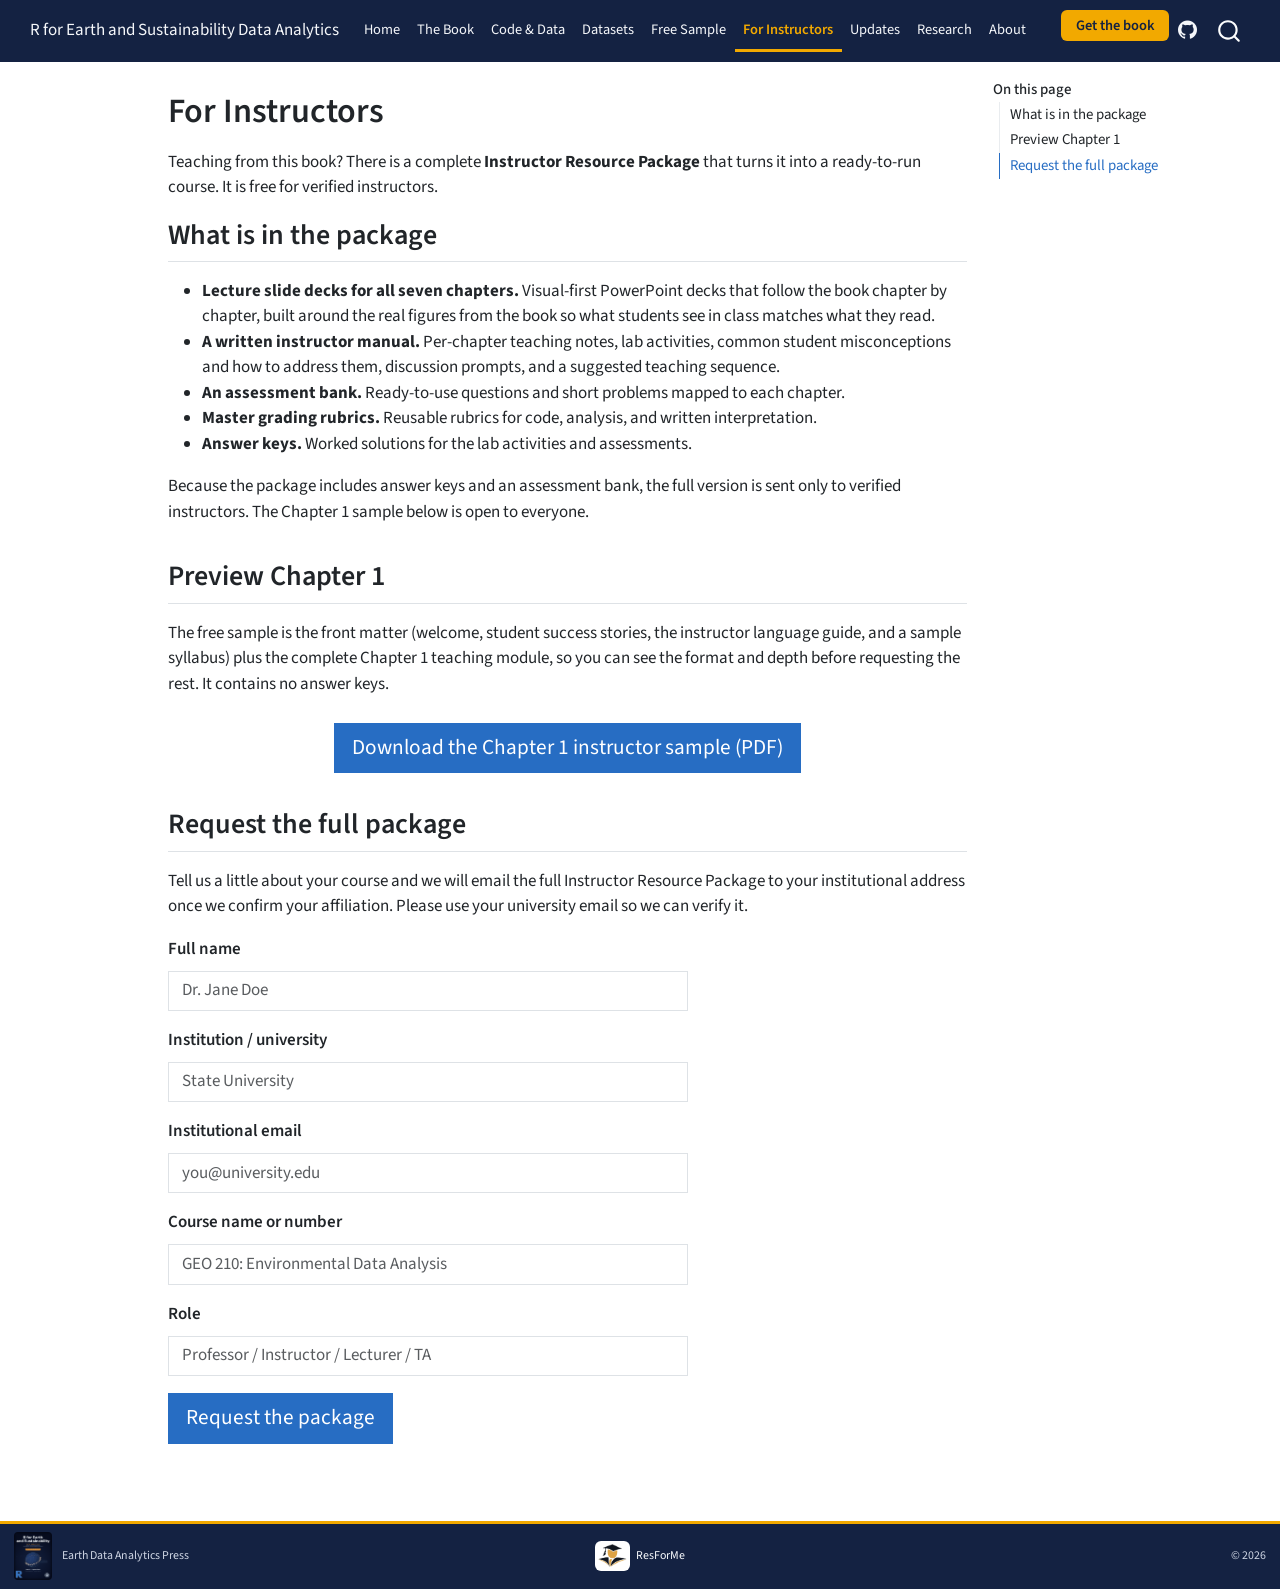
<file: instructors.html>
<!DOCTYPE html>
<html xmlns="http://www.w3.org/1999/xhtml" lang="en" xml:lang="en"><head>

<meta charset="utf-8">
<meta name="generator" content="quarto-1.5.57">

<meta name="viewport" content="width=device-width, initial-scale=1.0, user-scalable=yes">


<title>For Instructors – R for Earth and Sustainability Data Analytics</title>
<style>
code{white-space: pre-wrap;}
span.smallcaps{font-variant: small-caps;}
div.columns{display: flex; gap: min(4vw, 1.5em);}
div.column{flex: auto; overflow-x: auto;}
div.hanging-indent{margin-left: 1.5em; text-indent: -1.5em;}
ul.task-list{list-style: none;}
ul.task-list li input[type="checkbox"] {
  width: 0.8em;
  margin: 0 0.8em 0.2em -1em; /* quarto-specific, see https://github.com/quarto-dev/quarto-cli/issues/4556 */ 
  vertical-align: middle;
}
</style>


<script src="site_libs/quarto-nav/quarto-nav.js"></script>
<script src="site_libs/quarto-nav/headroom.min.js"></script>
<script src="site_libs/clipboard/clipboard.min.js"></script>
<script src="site_libs/quarto-search/autocomplete.umd.js"></script>
<script src="site_libs/quarto-search/fuse.min.js"></script>
<script src="site_libs/quarto-search/quarto-search.js"></script>
<meta name="quarto:offset" content="./">
<link href="./assets/press-logo.png" rel="icon" type="image/png">
<script src="site_libs/quarto-html/quarto.js"></script>
<script src="site_libs/quarto-html/popper.min.js"></script>
<script src="site_libs/quarto-html/tippy.umd.min.js"></script>
<script src="site_libs/quarto-html/anchor.min.js"></script>
<link href="site_libs/quarto-html/tippy.css" rel="stylesheet">
<link href="site_libs/quarto-html/quarto-syntax-highlighting.css" rel="stylesheet" id="quarto-text-highlighting-styles">
<script src="site_libs/bootstrap/bootstrap.min.js"></script>
<link href="site_libs/bootstrap/bootstrap-icons.css" rel="stylesheet">
<link href="site_libs/bootstrap/bootstrap.min.css" rel="stylesheet" id="quarto-bootstrap" data-mode="light">
<script id="quarto-search-options" type="application/json">{
  "location": "navbar",
  "copy-button": false,
  "collapse-after": 3,
  "panel-placement": "end",
  "type": "overlay",
  "limit": 50,
  "keyboard-shortcut": [
    "f",
    "/",
    "s"
  ],
  "show-item-context": false,
  "language": {
    "search-no-results-text": "No results",
    "search-matching-documents-text": "matching documents",
    "search-copy-link-title": "Copy link to search",
    "search-hide-matches-text": "Hide additional matches",
    "search-more-match-text": "more match in this document",
    "search-more-matches-text": "more matches in this document",
    "search-clear-button-title": "Clear",
    "search-text-placeholder": "",
    "search-detached-cancel-button-title": "Cancel",
    "search-submit-button-title": "Submit",
    "search-label": "Search"
  }
}</script>


<meta property="og:title" content="For Instructors – R for Earth and Sustainability Data Analytics">
<meta property="og:description" content="Learn to analyze real Earth and environmental data from scratch in R: no prior coding or statistics experience required. A beginner-first approach that breaks the ice of coding.">
<meta property="og:image" content="https://marsellos.github.io/rgeo/assets/og-image.png">
<meta property="og:site_name" content="R for Earth and Sustainability Data Analytics">
<meta property="og:image:height" content="630">
<meta property="og:image:width" content="1200">
<meta name="twitter:title" content="For Instructors – R for Earth and Sustainability Data Analytics">
<meta name="twitter:description" content="Learn to analyze real Earth and environmental data from scratch in R: no prior coding or statistics experience required. A beginner-first approach that breaks the ice of coding.">
<meta name="twitter:image" content="https://marsellos.github.io/rgeo/assets/cover.png">
<meta name="twitter:image-height" content="3300">
<meta name="twitter:image-width" content="2550">
<meta name="twitter:card" content="summary_large_image">
</head>

<body class="nav-fixed">

<div id="quarto-search-results"></div>
  <header id="quarto-header" class="headroom fixed-top">
    <nav class="navbar navbar-expand-xl " data-bs-theme="dark">
      <div class="navbar-container container-fluid">
      <div class="navbar-brand-container mx-auto">
    <a class="navbar-brand" href="./index.html">
    <span class="navbar-title">R for Earth and Sustainability Data Analytics</span>
    </a>
  </div>
            <div id="quarto-search" class="" title="Search"></div>
          <button class="navbar-toggler" type="button" data-bs-toggle="collapse" data-bs-target="#navbarCollapse" aria-controls="navbarCollapse" role="menu" aria-expanded="false" aria-label="Toggle navigation" onclick="if (window.quartoToggleHeadroom) { window.quartoToggleHeadroom(); }">
  <span class="navbar-toggler-icon"></span>
</button>
          <div class="collapse navbar-collapse" id="navbarCollapse">
            <ul class="navbar-nav navbar-nav-scroll me-auto">
  <li class="nav-item">
    <a class="nav-link" href="./index.html"> 
<span class="menu-text">Home</span></a>
  </li>  
  <li class="nav-item">
    <a class="nav-link" href="./book.html"> 
<span class="menu-text">The Book</span></a>
  </li>  
  <li class="nav-item">
    <a class="nav-link" href="./code.html"> 
<span class="menu-text">Code &amp; Data</span></a>
  </li>  
  <li class="nav-item">
    <a class="nav-link" href="./datasets.html"> 
<span class="menu-text">Datasets</span></a>
  </li>  
  <li class="nav-item">
    <a class="nav-link" href="./sample.html"> 
<span class="menu-text">Free Sample</span></a>
  </li>  
  <li class="nav-item">
    <a class="nav-link active" href="./instructors.html" aria-current="page"> 
<span class="menu-text">For Instructors</span></a>
  </li>  
  <li class="nav-item">
    <a class="nav-link" href="./updates.html"> 
<span class="menu-text">Updates</span></a>
  </li>  
  <li class="nav-item">
    <a class="nav-link" href="https://marsellos.github.io/research/"> 
<span class="menu-text">Research</span></a>
  </li>  
  <li class="nav-item">
    <a class="nav-link" href="./about.html"> 
<span class="menu-text">About</span></a>
  </li>  
</ul>
            <ul class="navbar-nav navbar-nav-scroll ms-auto">
  <li class="nav-item">
    <a class="nav-link" href="https://www.amazon.com/dp/B0H6J1YSK5" rel="noopener" target="_blank"> 
<span class="menu-text">Get the book</span></a>
  </li>  
  <li class="nav-item compact">
    <a class="nav-link" href="https://github.com/marsellos/rgeo"> <i class="bi bi-github" role="img" aria-label="GitHub">
</i> 
<span class="menu-text"></span></a>
  </li>  
</ul>
          </div> <!-- /navcollapse -->
            <div class="quarto-navbar-tools">
</div>
      </div> <!-- /container-fluid -->
    </nav>
</header>
<!-- content -->
<div id="quarto-content" class="quarto-container page-columns page-rows-contents page-layout-article page-navbar">
<!-- sidebar -->
<!-- margin-sidebar -->
    <div id="quarto-margin-sidebar" class="sidebar margin-sidebar">
        <nav id="TOC" role="doc-toc" class="toc-active">
    <h2 id="toc-title">On this page</h2>
   
  <ul>
  <li><a href="#what-is-in-the-package" id="toc-what-is-in-the-package" class="nav-link active" data-scroll-target="#what-is-in-the-package">What is in the package</a></li>
  <li><a href="#preview-chapter-1" id="toc-preview-chapter-1" class="nav-link" data-scroll-target="#preview-chapter-1">Preview Chapter 1</a></li>
  <li><a href="#request-the-full-package" id="toc-request-the-full-package" class="nav-link" data-scroll-target="#request-the-full-package">Request the full package</a></li>
  </ul>
</nav>
    </div>
<!-- main -->
<main class="content" id="quarto-document-content">

<header id="title-block-header" class="quarto-title-block default">
<div class="quarto-title">
<h1 class="title">For Instructors</h1>
</div>



<div class="quarto-title-meta">

    
  
    
  </div>
  


</header>


<p>Teaching from this book? There is a complete <strong>Instructor Resource Package</strong> that turns it into a ready-to-run course. It is free for verified instructors.</p>
<section id="what-is-in-the-package" class="level2">
<h2 class="anchored" data-anchor-id="what-is-in-the-package">What is in the package</h2>
<ul>
<li><strong>Lecture slide decks for all seven chapters.</strong> Visual-first PowerPoint decks that follow the book chapter by chapter, built around the real figures from the book so what students see in class matches what they read.</li>
<li><strong>A written instructor manual.</strong> Per-chapter teaching notes, lab activities, common student misconceptions and how to address them, discussion prompts, and a suggested teaching sequence.</li>
<li><strong>An assessment bank.</strong> Ready-to-use questions and short problems mapped to each chapter.</li>
<li><strong>Master grading rubrics.</strong> Reusable rubrics for code, analysis, and written interpretation.</li>
<li><strong>Answer keys.</strong> Worked solutions for the lab activities and assessments.</li>
</ul>
<p>Because the package includes answer keys and an assessment bank, the full version is sent only to verified instructors. The Chapter 1 sample below is open to everyone.</p>
</section>
<section id="preview-chapter-1" class="level2">
<h2 class="anchored" data-anchor-id="preview-chapter-1">Preview Chapter 1</h2>
<p>The free sample is the front matter (welcome, student success stories, the instructor language guide, and a sample syllabus) plus the complete Chapter 1 teaching module, so you can see the format and depth before requesting the rest. It contains no answer keys.</p>
<div style="text-align: center; margin-top: 1.5rem; margin-bottom: 1.5rem;">
<p><a href="sample/R-GEO_instructor_sample_chapter1.pdf" class="btn btn-primary btn-lg" target="_blank" rel="noopener">Download the Chapter 1 instructor sample (PDF)</a></p>
</div>
</section>
<section id="request-the-full-package" class="level2">
<h2 class="anchored" data-anchor-id="request-the-full-package">Request the full package</h2>
<p>Tell us a little about your course and we will email the full Instructor Resource Package to your institutional address once we confirm your affiliation. Please use your university email so we can verify it.</p>
<!-- Wired to the live Google Form (created via
     scripts/create_instructor_request_form.gs). The action FORM_ID and the
     five entry.* field names below are the form's real IDs; responses collect
     in the "R-GEO Instructor Requests" sheet in Drive. To rotate the form,
     re-run that script and replace the FORM_ID + entry IDs here. -->
<form id="ip-form" target="ip-sink" method="post" action="https://docs.google.com/forms/d/e/1FAIpQLSe1NMZgy-gILw8D_5ocUGZzC2rQnUtNV8D4d25HiOwJFFe3Kg/formResponse" style="max-width: 520px;">
  <div class="mb-3">
    <label for="ip-name" class="form-label fw-semibold">Full name</label>
    <input type="text" id="ip-name" name="entry.701625816" class="form-control" placeholder="Dr. Jane Doe" required="">
  </div>
  <div class="mb-3">
    <label for="ip-inst" class="form-label fw-semibold">Institution / university</label>
    <input type="text" id="ip-inst" name="entry.237672299" class="form-control" placeholder="State University" required="">
  </div>
  <div class="mb-3">
    <label for="ip-email" class="form-label fw-semibold">Institutional email</label>
    <input type="email" id="ip-email" name="entry.924109210" class="form-control" placeholder="you@university.edu" required="">
  </div>
  <div class="mb-3">
    <label for="ip-course" class="form-label fw-semibold">Course name or number</label>
    <input type="text" id="ip-course" name="entry.1599814784" class="form-control" placeholder="GEO 210: Environmental Data Analysis" required="">
  </div>
  <div class="mb-3">
    <label for="ip-role" class="form-label fw-semibold">Role</label>
    <input type="text" id="ip-role" name="entry.1104361841" class="form-control" placeholder="Professor / Instructor / Lecturer / TA" required="">
  </div>
  <button type="submit" class="btn btn-primary btn-lg">Request the package</button>
</form>
<iframe name="ip-sink" style="display:none" aria-hidden="true"></iframe>
<div id="ip-done" style="display:none; margin-top:1rem; padding:1rem 1.25rem; border:1px solid #d7dbe2; border-radius:8px; background:#f1f3f6;">
  <p style="margin:0; color:#1a7f37; font-weight:600;">Thank you. We will verify your affiliation and email the full Instructor Resource Package to your institutional address, usually within a few business days.</p>
</div>
<p id="ip-note" style="display:none; margin-top:.6rem; color:#6b7280; font-size:.9rem;">
  Note: the request form is not connected yet, so your request was not recorded. Please email <a href="mailto:amarsellos@gmail.com?subject=Instructor%20Resource%20Package%20request">amarsellos@gmail.com</a> directly for now.
</p>
<script>
(function(){
  var f = document.getElementById('ip-form');
  if(!f){ return; }
  f.addEventListener('submit', function(e){
    var unwired = f.getAttribute('action').indexOf('FORM_ID_HERE') !== -1;
    if(unwired){
      e.preventDefault();
      document.getElementById('ip-note').style.display = 'block';
      return;
    }
    document.getElementById('ip-done').style.display = 'block';
  });
})();
</script>


</section>

</main> <!-- /main -->
<script id="quarto-html-after-body" type="application/javascript">
window.document.addEventListener("DOMContentLoaded", function (event) {
  const toggleBodyColorMode = (bsSheetEl) => {
    const mode = bsSheetEl.getAttribute("data-mode");
    const bodyEl = window.document.querySelector("body");
    if (mode === "dark") {
      bodyEl.classList.add("quarto-dark");
      bodyEl.classList.remove("quarto-light");
    } else {
      bodyEl.classList.add("quarto-light");
      bodyEl.classList.remove("quarto-dark");
    }
  }
  const toggleBodyColorPrimary = () => {
    const bsSheetEl = window.document.querySelector("link#quarto-bootstrap");
    if (bsSheetEl) {
      toggleBodyColorMode(bsSheetEl);
    }
  }
  toggleBodyColorPrimary();  
  const icon = "";
  const anchorJS = new window.AnchorJS();
  anchorJS.options = {
    placement: 'right',
    icon: icon
  };
  anchorJS.add('.anchored');
  const isCodeAnnotation = (el) => {
    for (const clz of el.classList) {
      if (clz.startsWith('code-annotation-')) {                     
        return true;
      }
    }
    return false;
  }
  const onCopySuccess = function(e) {
    // button target
    const button = e.trigger;
    // don't keep focus
    button.blur();
    // flash "checked"
    button.classList.add('code-copy-button-checked');
    var currentTitle = button.getAttribute("title");
    button.setAttribute("title", "Copied!");
    let tooltip;
    if (window.bootstrap) {
      button.setAttribute("data-bs-toggle", "tooltip");
      button.setAttribute("data-bs-placement", "left");
      button.setAttribute("data-bs-title", "Copied!");
      tooltip = new bootstrap.Tooltip(button, 
        { trigger: "manual", 
          customClass: "code-copy-button-tooltip",
          offset: [0, -8]});
      tooltip.show();    
    }
    setTimeout(function() {
      if (tooltip) {
        tooltip.hide();
        button.removeAttribute("data-bs-title");
        button.removeAttribute("data-bs-toggle");
        button.removeAttribute("data-bs-placement");
      }
      button.setAttribute("title", currentTitle);
      button.classList.remove('code-copy-button-checked');
    }, 1000);
    // clear code selection
    e.clearSelection();
  }
  const getTextToCopy = function(trigger) {
      const codeEl = trigger.previousElementSibling.cloneNode(true);
      for (const childEl of codeEl.children) {
        if (isCodeAnnotation(childEl)) {
          childEl.remove();
        }
      }
      return codeEl.innerText;
  }
  const clipboard = new window.ClipboardJS('.code-copy-button:not([data-in-quarto-modal])', {
    text: getTextToCopy
  });
  clipboard.on('success', onCopySuccess);
  if (window.document.getElementById('quarto-embedded-source-code-modal')) {
    // For code content inside modals, clipBoardJS needs to be initialized with a container option
    // TODO: Check when it could be a function (https://github.com/zenorocha/clipboard.js/issues/860)
    const clipboardModal = new window.ClipboardJS('.code-copy-button[data-in-quarto-modal]', {
      text: getTextToCopy,
      container: window.document.getElementById('quarto-embedded-source-code-modal')
    });
    clipboardModal.on('success', onCopySuccess);
  }
    var localhostRegex = new RegExp(/^(?:http|https):\/\/localhost\:?[0-9]*\//);
    var mailtoRegex = new RegExp(/^mailto:/);
      var filterRegex = new RegExp("https:\/\/marsellos\.github\.io\/rgeo\/");
    var isInternal = (href) => {
        return filterRegex.test(href) || localhostRegex.test(href) || mailtoRegex.test(href);
    }
    // Inspect non-navigation links and adorn them if external
 	var links = window.document.querySelectorAll('a[href]:not(.nav-link):not(.navbar-brand):not(.toc-action):not(.sidebar-link):not(.sidebar-item-toggle):not(.pagination-link):not(.no-external):not([aria-hidden]):not(.dropdown-item):not(.quarto-navigation-tool):not(.about-link)');
    for (var i=0; i<links.length; i++) {
      const link = links[i];
      if (!isInternal(link.href)) {
        // undo the damage that might have been done by quarto-nav.js in the case of
        // links that we want to consider external
        if (link.dataset.originalHref !== undefined) {
          link.href = link.dataset.originalHref;
        }
          // target, if specified
          link.setAttribute("target", "_blank");
          if (link.getAttribute("rel") === null) {
            link.setAttribute("rel", "noopener");
          }
      }
    }
  function tippyHover(el, contentFn, onTriggerFn, onUntriggerFn) {
    const config = {
      allowHTML: true,
      maxWidth: 500,
      delay: 100,
      arrow: false,
      appendTo: function(el) {
          return el.parentElement;
      },
      interactive: true,
      interactiveBorder: 10,
      theme: 'quarto',
      placement: 'bottom-start',
    };
    if (contentFn) {
      config.content = contentFn;
    }
    if (onTriggerFn) {
      config.onTrigger = onTriggerFn;
    }
    if (onUntriggerFn) {
      config.onUntrigger = onUntriggerFn;
    }
    window.tippy(el, config); 
  }
  const noterefs = window.document.querySelectorAll('a[role="doc-noteref"]');
  for (var i=0; i<noterefs.length; i++) {
    const ref = noterefs[i];
    tippyHover(ref, function() {
      // use id or data attribute instead here
      let href = ref.getAttribute('data-footnote-href') || ref.getAttribute('href');
      try { href = new URL(href).hash; } catch {}
      const id = href.replace(/^#\/?/, "");
      const note = window.document.getElementById(id);
      if (note) {
        return note.innerHTML;
      } else {
        return "";
      }
    });
  }
  const xrefs = window.document.querySelectorAll('a.quarto-xref');
  const processXRef = (id, note) => {
    // Strip column container classes
    const stripColumnClz = (el) => {
      el.classList.remove("page-full", "page-columns");
      if (el.children) {
        for (const child of el.children) {
          stripColumnClz(child);
        }
      }
    }
    stripColumnClz(note)
    if (id === null || id.startsWith('sec-')) {
      // Special case sections, only their first couple elements
      const container = document.createElement("div");
      if (note.children && note.children.length > 2) {
        container.appendChild(note.children[0].cloneNode(true));
        for (let i = 1; i < note.children.length; i++) {
          const child = note.children[i];
          if (child.tagName === "P" && child.innerText === "") {
            continue;
          } else {
            container.appendChild(child.cloneNode(true));
            break;
          }
        }
        if (window.Quarto?.typesetMath) {
          window.Quarto.typesetMath(container);
        }
        return container.innerHTML
      } else {
        if (window.Quarto?.typesetMath) {
          window.Quarto.typesetMath(note);
        }
        return note.innerHTML;
      }
    } else {
      // Remove any anchor links if they are present
      const anchorLink = note.querySelector('a.anchorjs-link');
      if (anchorLink) {
        anchorLink.remove();
      }
      if (window.Quarto?.typesetMath) {
        window.Quarto.typesetMath(note);
      }
      // TODO in 1.5, we should make sure this works without a callout special case
      if (note.classList.contains("callout")) {
        return note.outerHTML;
      } else {
        return note.innerHTML;
      }
    }
  }
  for (var i=0; i<xrefs.length; i++) {
    const xref = xrefs[i];
    tippyHover(xref, undefined, function(instance) {
      instance.disable();
      let url = xref.getAttribute('href');
      let hash = undefined; 
      if (url.startsWith('#')) {
        hash = url;
      } else {
        try { hash = new URL(url).hash; } catch {}
      }
      if (hash) {
        const id = hash.replace(/^#\/?/, "");
        const note = window.document.getElementById(id);
        if (note !== null) {
          try {
            const html = processXRef(id, note.cloneNode(true));
            instance.setContent(html);
          } finally {
            instance.enable();
            instance.show();
          }
        } else {
          // See if we can fetch this
          fetch(url.split('#')[0])
          .then(res => res.text())
          .then(html => {
            const parser = new DOMParser();
            const htmlDoc = parser.parseFromString(html, "text/html");
            const note = htmlDoc.getElementById(id);
            if (note !== null) {
              const html = processXRef(id, note);
              instance.setContent(html);
            } 
          }).finally(() => {
            instance.enable();
            instance.show();
          });
        }
      } else {
        // See if we can fetch a full url (with no hash to target)
        // This is a special case and we should probably do some content thinning / targeting
        fetch(url)
        .then(res => res.text())
        .then(html => {
          const parser = new DOMParser();
          const htmlDoc = parser.parseFromString(html, "text/html");
          const note = htmlDoc.querySelector('main.content');
          if (note !== null) {
            // This should only happen for chapter cross references
            // (since there is no id in the URL)
            // remove the first header
            if (note.children.length > 0 && note.children[0].tagName === "HEADER") {
              note.children[0].remove();
            }
            const html = processXRef(null, note);
            instance.setContent(html);
          } 
        }).finally(() => {
          instance.enable();
          instance.show();
        });
      }
    }, function(instance) {
    });
  }
      let selectedAnnoteEl;
      const selectorForAnnotation = ( cell, annotation) => {
        let cellAttr = 'data-code-cell="' + cell + '"';
        let lineAttr = 'data-code-annotation="' +  annotation + '"';
        const selector = 'span[' + cellAttr + '][' + lineAttr + ']';
        return selector;
      }
      const selectCodeLines = (annoteEl) => {
        const doc = window.document;
        const targetCell = annoteEl.getAttribute("data-target-cell");
        const targetAnnotation = annoteEl.getAttribute("data-target-annotation");
        const annoteSpan = window.document.querySelector(selectorForAnnotation(targetCell, targetAnnotation));
        const lines = annoteSpan.getAttribute("data-code-lines").split(",");
        const lineIds = lines.map((line) => {
          return targetCell + "-" + line;
        })
        let top = null;
        let height = null;
        let parent = null;
        if (lineIds.length > 0) {
            //compute the position of the single el (top and bottom and make a div)
            const el = window.document.getElementById(lineIds[0]);
            top = el.offsetTop;
            height = el.offsetHeight;
            parent = el.parentElement.parentElement;
          if (lineIds.length > 1) {
            const lastEl = window.document.getElementById(lineIds[lineIds.length - 1]);
            const bottom = lastEl.offsetTop + lastEl.offsetHeight;
            height = bottom - top;
          }
          if (top !== null && height !== null && parent !== null) {
            // cook up a div (if necessary) and position it 
            let div = window.document.getElementById("code-annotation-line-highlight");
            if (div === null) {
              div = window.document.createElement("div");
              div.setAttribute("id", "code-annotation-line-highlight");
              div.style.position = 'absolute';
              parent.appendChild(div);
            }
            div.style.top = top - 2 + "px";
            div.style.height = height + 4 + "px";
            div.style.left = 0;
            let gutterDiv = window.document.getElementById("code-annotation-line-highlight-gutter");
            if (gutterDiv === null) {
              gutterDiv = window.document.createElement("div");
              gutterDiv.setAttribute("id", "code-annotation-line-highlight-gutter");
              gutterDiv.style.position = 'absolute';
              const codeCell = window.document.getElementById(targetCell);
              const gutter = codeCell.querySelector('.code-annotation-gutter');
              gutter.appendChild(gutterDiv);
            }
            gutterDiv.style.top = top - 2 + "px";
            gutterDiv.style.height = height + 4 + "px";
          }
          selectedAnnoteEl = annoteEl;
        }
      };
      const unselectCodeLines = () => {
        const elementsIds = ["code-annotation-line-highlight", "code-annotation-line-highlight-gutter"];
        elementsIds.forEach((elId) => {
          const div = window.document.getElementById(elId);
          if (div) {
            div.remove();
          }
        });
        selectedAnnoteEl = undefined;
      };
        // Handle positioning of the toggle
    window.addEventListener(
      "resize",
      throttle(() => {
        elRect = undefined;
        if (selectedAnnoteEl) {
          selectCodeLines(selectedAnnoteEl);
        }
      }, 10)
    );
    function throttle(fn, ms) {
    let throttle = false;
    let timer;
      return (...args) => {
        if(!throttle) { // first call gets through
            fn.apply(this, args);
            throttle = true;
        } else { // all the others get throttled
            if(timer) clearTimeout(timer); // cancel #2
            timer = setTimeout(() => {
              fn.apply(this, args);
              timer = throttle = false;
            }, ms);
        }
      };
    }
      // Attach click handler to the DT
      const annoteDls = window.document.querySelectorAll('dt[data-target-cell]');
      for (const annoteDlNode of annoteDls) {
        annoteDlNode.addEventListener('click', (event) => {
          const clickedEl = event.target;
          if (clickedEl !== selectedAnnoteEl) {
            unselectCodeLines();
            const activeEl = window.document.querySelector('dt[data-target-cell].code-annotation-active');
            if (activeEl) {
              activeEl.classList.remove('code-annotation-active');
            }
            selectCodeLines(clickedEl);
            clickedEl.classList.add('code-annotation-active');
          } else {
            // Unselect the line
            unselectCodeLines();
            clickedEl.classList.remove('code-annotation-active');
          }
        });
      }
  const findCites = (el) => {
    const parentEl = el.parentElement;
    if (parentEl) {
      const cites = parentEl.dataset.cites;
      if (cites) {
        return {
          el,
          cites: cites.split(' ')
        };
      } else {
        return findCites(el.parentElement)
      }
    } else {
      return undefined;
    }
  };
  var bibliorefs = window.document.querySelectorAll('a[role="doc-biblioref"]');
  for (var i=0; i<bibliorefs.length; i++) {
    const ref = bibliorefs[i];
    const citeInfo = findCites(ref);
    if (citeInfo) {
      tippyHover(citeInfo.el, function() {
        var popup = window.document.createElement('div');
        citeInfo.cites.forEach(function(cite) {
          var citeDiv = window.document.createElement('div');
          citeDiv.classList.add('hanging-indent');
          citeDiv.classList.add('csl-entry');
          var biblioDiv = window.document.getElementById('ref-' + cite);
          if (biblioDiv) {
            citeDiv.innerHTML = biblioDiv.innerHTML;
          }
          popup.appendChild(citeDiv);
        });
        return popup.innerHTML;
      });
    }
  }
});
</script>
<script src="https://giscus.app/client.js" data-repo="marsellos/rgeo" data-repo-id="R_kgDOS92UCw" data-category="Announcements" data-category-id="DIC_kwDOS92UC84C_YJs" data-mapping="pathname" data-reactions-enabled="1" data-emit-metadata="0" data-input-position="top" data-theme="light" data-lang="en" crossorigin="anonymous" async="">
</script>
<input type="hidden" id="giscus-base-theme" value="light">
<input type="hidden" id="giscus-alt-theme" value="dark">
</div> <!-- /content -->
<footer class="footer">
  <div class="nav-footer">
    <div class="nav-footer-left">
<p><a href="https://www.amazon.com/dp/B0H6J1YSK5" aria-label="Get the book"><img src="assets/cover.png" alt="R for Earth and Sustainability Data Analytics book cover" style="height:48px;border-radius:4px;vertical-align:middle;margin-right:10px"></a>Earth Data Analytics Press</p>
</div>   
    <div class="nav-footer-center">
<p><a href="https://resforme.com" style="text-decoration:none"><img src="assets/resforme-logo.png" alt="ResForMe" style="height:30px;background:#fff;border-radius:6px;padding:3px;vertical-align:middle;margin-right:6px">ResForMe</a></p>
</div>
    <div class="nav-footer-right">
<p>© 2026</p>
</div>
  </div>
</footer>




</body></html>
</file>
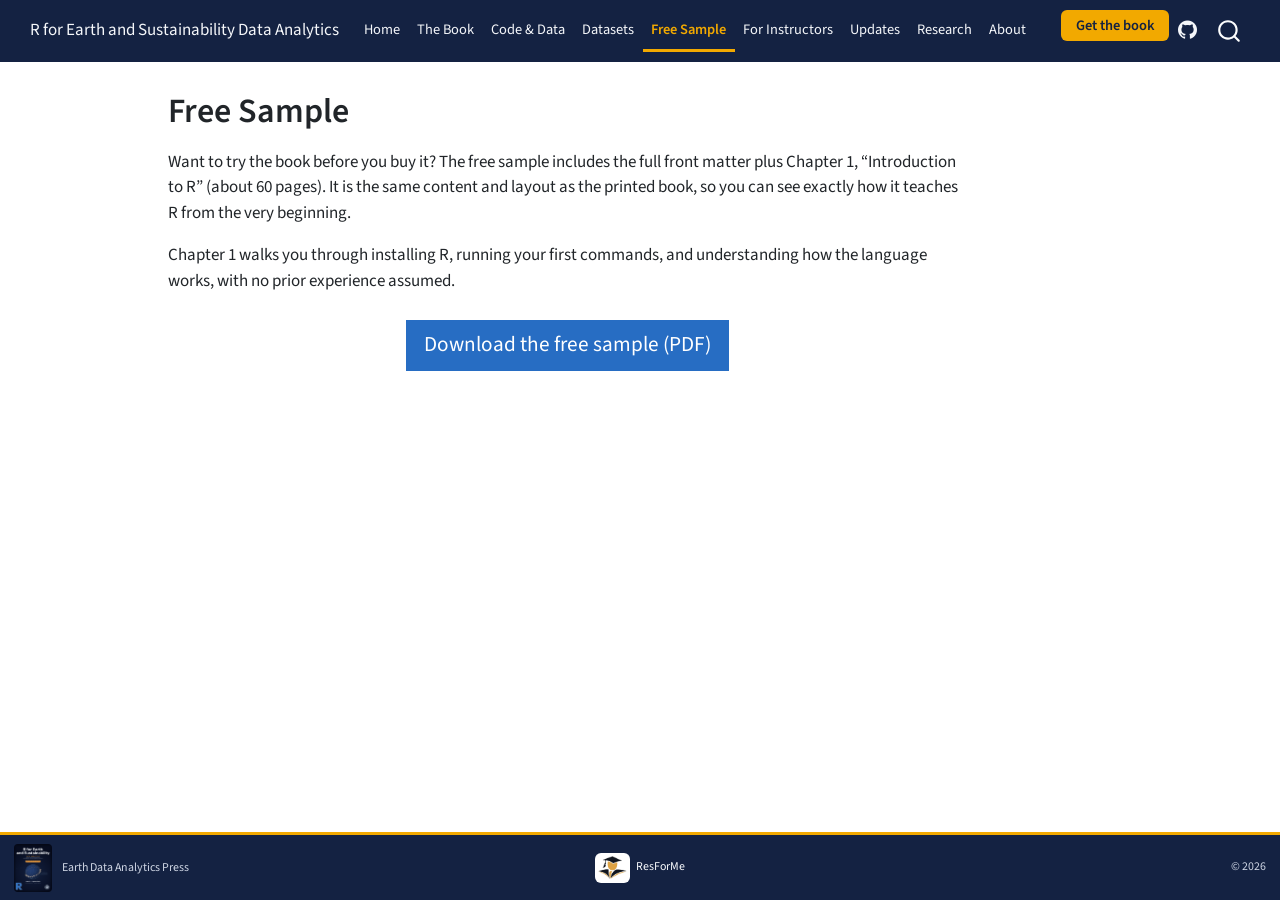
<file: sample.html>
<!DOCTYPE html>
<html xmlns="http://www.w3.org/1999/xhtml" lang="en" xml:lang="en"><head>

<meta charset="utf-8">
<meta name="generator" content="quarto-1.5.57">

<meta name="viewport" content="width=device-width, initial-scale=1.0, user-scalable=yes">


<title>Free Sample – R for Earth and Sustainability Data Analytics</title>
<style>
code{white-space: pre-wrap;}
span.smallcaps{font-variant: small-caps;}
div.columns{display: flex; gap: min(4vw, 1.5em);}
div.column{flex: auto; overflow-x: auto;}
div.hanging-indent{margin-left: 1.5em; text-indent: -1.5em;}
ul.task-list{list-style: none;}
ul.task-list li input[type="checkbox"] {
  width: 0.8em;
  margin: 0 0.8em 0.2em -1em; /* quarto-specific, see https://github.com/quarto-dev/quarto-cli/issues/4556 */ 
  vertical-align: middle;
}
</style>


<script src="site_libs/quarto-nav/quarto-nav.js"></script>
<script src="site_libs/quarto-nav/headroom.min.js"></script>
<script src="site_libs/clipboard/clipboard.min.js"></script>
<script src="site_libs/quarto-search/autocomplete.umd.js"></script>
<script src="site_libs/quarto-search/fuse.min.js"></script>
<script src="site_libs/quarto-search/quarto-search.js"></script>
<meta name="quarto:offset" content="./">
<link href="./assets/press-logo.png" rel="icon" type="image/png">
<script src="site_libs/quarto-html/quarto.js"></script>
<script src="site_libs/quarto-html/popper.min.js"></script>
<script src="site_libs/quarto-html/tippy.umd.min.js"></script>
<script src="site_libs/quarto-html/anchor.min.js"></script>
<link href="site_libs/quarto-html/tippy.css" rel="stylesheet">
<link href="site_libs/quarto-html/quarto-syntax-highlighting.css" rel="stylesheet" id="quarto-text-highlighting-styles">
<script src="site_libs/bootstrap/bootstrap.min.js"></script>
<link href="site_libs/bootstrap/bootstrap-icons.css" rel="stylesheet">
<link href="site_libs/bootstrap/bootstrap.min.css" rel="stylesheet" id="quarto-bootstrap" data-mode="light">
<script id="quarto-search-options" type="application/json">{
  "location": "navbar",
  "copy-button": false,
  "collapse-after": 3,
  "panel-placement": "end",
  "type": "overlay",
  "limit": 50,
  "keyboard-shortcut": [
    "f",
    "/",
    "s"
  ],
  "show-item-context": false,
  "language": {
    "search-no-results-text": "No results",
    "search-matching-documents-text": "matching documents",
    "search-copy-link-title": "Copy link to search",
    "search-hide-matches-text": "Hide additional matches",
    "search-more-match-text": "more match in this document",
    "search-more-matches-text": "more matches in this document",
    "search-clear-button-title": "Clear",
    "search-text-placeholder": "",
    "search-detached-cancel-button-title": "Cancel",
    "search-submit-button-title": "Submit",
    "search-label": "Search"
  }
}</script>


<meta property="og:title" content="Free Sample – R for Earth and Sustainability Data Analytics">
<meta property="og:description" content="Learn to analyze real Earth and environmental data from scratch in R: no prior coding or statistics experience required. A beginner-first approach that breaks the ice of coding.">
<meta property="og:image" content="https://marsellos.github.io/rgeo/assets/og-image.png">
<meta property="og:site_name" content="R for Earth and Sustainability Data Analytics">
<meta property="og:image:height" content="630">
<meta property="og:image:width" content="1200">
<meta name="twitter:title" content="Free Sample – R for Earth and Sustainability Data Analytics">
<meta name="twitter:description" content="Learn to analyze real Earth and environmental data from scratch in R: no prior coding or statistics experience required. A beginner-first approach that breaks the ice of coding.">
<meta name="twitter:image" content="https://marsellos.github.io/rgeo/assets/cover.png">
<meta name="twitter:image-height" content="3300">
<meta name="twitter:image-width" content="2550">
<meta name="twitter:card" content="summary_large_image">
</head>

<body class="nav-fixed">

<div id="quarto-search-results"></div>
  <header id="quarto-header" class="headroom fixed-top">
    <nav class="navbar navbar-expand-xl " data-bs-theme="dark">
      <div class="navbar-container container-fluid">
      <div class="navbar-brand-container mx-auto">
    <a class="navbar-brand" href="./index.html">
    <span class="navbar-title">R for Earth and Sustainability Data Analytics</span>
    </a>
  </div>
            <div id="quarto-search" class="" title="Search"></div>
          <button class="navbar-toggler" type="button" data-bs-toggle="collapse" data-bs-target="#navbarCollapse" aria-controls="navbarCollapse" role="menu" aria-expanded="false" aria-label="Toggle navigation" onclick="if (window.quartoToggleHeadroom) { window.quartoToggleHeadroom(); }">
  <span class="navbar-toggler-icon"></span>
</button>
          <div class="collapse navbar-collapse" id="navbarCollapse">
            <ul class="navbar-nav navbar-nav-scroll me-auto">
  <li class="nav-item">
    <a class="nav-link" href="./index.html"> 
<span class="menu-text">Home</span></a>
  </li>  
  <li class="nav-item">
    <a class="nav-link" href="./book.html"> 
<span class="menu-text">The Book</span></a>
  </li>  
  <li class="nav-item">
    <a class="nav-link" href="./code.html"> 
<span class="menu-text">Code &amp; Data</span></a>
  </li>  
  <li class="nav-item">
    <a class="nav-link" href="./datasets.html"> 
<span class="menu-text">Datasets</span></a>
  </li>  
  <li class="nav-item">
    <a class="nav-link active" href="./sample.html" aria-current="page"> 
<span class="menu-text">Free Sample</span></a>
  </li>  
  <li class="nav-item">
    <a class="nav-link" href="./instructors.html"> 
<span class="menu-text">For Instructors</span></a>
  </li>  
  <li class="nav-item">
    <a class="nav-link" href="./updates.html"> 
<span class="menu-text">Updates</span></a>
  </li>  
  <li class="nav-item">
    <a class="nav-link" href="https://marsellos.github.io/research/"> 
<span class="menu-text">Research</span></a>
  </li>  
  <li class="nav-item">
    <a class="nav-link" href="./about.html"> 
<span class="menu-text">About</span></a>
  </li>  
</ul>
            <ul class="navbar-nav navbar-nav-scroll ms-auto">
  <li class="nav-item">
    <a class="nav-link" href="https://www.amazon.com/dp/B0H6J1YSK5" rel="noopener" target="_blank"> 
<span class="menu-text">Get the book</span></a>
  </li>  
  <li class="nav-item compact">
    <a class="nav-link" href="https://github.com/marsellos/rgeo"> <i class="bi bi-github" role="img" aria-label="GitHub">
</i> 
<span class="menu-text"></span></a>
  </li>  
</ul>
          </div> <!-- /navcollapse -->
            <div class="quarto-navbar-tools">
</div>
      </div> <!-- /container-fluid -->
    </nav>
</header>
<!-- content -->
<div id="quarto-content" class="quarto-container page-columns page-rows-contents page-layout-article page-navbar">
<!-- sidebar -->
<!-- margin-sidebar -->
    <div id="quarto-margin-sidebar" class="sidebar margin-sidebar zindex-bottom">
        
    </div>
<!-- main -->
<main class="content" id="quarto-document-content">

<header id="title-block-header" class="quarto-title-block default">
<div class="quarto-title">
<h1 class="title">Free Sample</h1>
</div>



<div class="quarto-title-meta">

    
  
    
  </div>
  


</header>


<p>Want to try the book before you buy it? The free sample includes the full front matter plus Chapter 1, “Introduction to R” (about 60 pages). It is the same content and layout as the printed book, so you can see exactly how it teaches R from the very beginning.</p>
<p>Chapter 1 walks you through installing R, running your first commands, and understanding how the language works, with no prior experience assumed.</p>
<div style="text-align: center; margin-top: 1.5rem;">
<p><a href="sample/R-GEO_sample_chapter1.pdf" class="btn btn-primary btn-lg" target="_blank" rel="noopener">Download the free sample (PDF)</a></p>
</div>



</main> <!-- /main -->
<script id="quarto-html-after-body" type="application/javascript">
window.document.addEventListener("DOMContentLoaded", function (event) {
  const toggleBodyColorMode = (bsSheetEl) => {
    const mode = bsSheetEl.getAttribute("data-mode");
    const bodyEl = window.document.querySelector("body");
    if (mode === "dark") {
      bodyEl.classList.add("quarto-dark");
      bodyEl.classList.remove("quarto-light");
    } else {
      bodyEl.classList.add("quarto-light");
      bodyEl.classList.remove("quarto-dark");
    }
  }
  const toggleBodyColorPrimary = () => {
    const bsSheetEl = window.document.querySelector("link#quarto-bootstrap");
    if (bsSheetEl) {
      toggleBodyColorMode(bsSheetEl);
    }
  }
  toggleBodyColorPrimary();  
  const icon = "";
  const anchorJS = new window.AnchorJS();
  anchorJS.options = {
    placement: 'right',
    icon: icon
  };
  anchorJS.add('.anchored');
  const isCodeAnnotation = (el) => {
    for (const clz of el.classList) {
      if (clz.startsWith('code-annotation-')) {                     
        return true;
      }
    }
    return false;
  }
  const onCopySuccess = function(e) {
    // button target
    const button = e.trigger;
    // don't keep focus
    button.blur();
    // flash "checked"
    button.classList.add('code-copy-button-checked');
    var currentTitle = button.getAttribute("title");
    button.setAttribute("title", "Copied!");
    let tooltip;
    if (window.bootstrap) {
      button.setAttribute("data-bs-toggle", "tooltip");
      button.setAttribute("data-bs-placement", "left");
      button.setAttribute("data-bs-title", "Copied!");
      tooltip = new bootstrap.Tooltip(button, 
        { trigger: "manual", 
          customClass: "code-copy-button-tooltip",
          offset: [0, -8]});
      tooltip.show();    
    }
    setTimeout(function() {
      if (tooltip) {
        tooltip.hide();
        button.removeAttribute("data-bs-title");
        button.removeAttribute("data-bs-toggle");
        button.removeAttribute("data-bs-placement");
      }
      button.setAttribute("title", currentTitle);
      button.classList.remove('code-copy-button-checked');
    }, 1000);
    // clear code selection
    e.clearSelection();
  }
  const getTextToCopy = function(trigger) {
      const codeEl = trigger.previousElementSibling.cloneNode(true);
      for (const childEl of codeEl.children) {
        if (isCodeAnnotation(childEl)) {
          childEl.remove();
        }
      }
      return codeEl.innerText;
  }
  const clipboard = new window.ClipboardJS('.code-copy-button:not([data-in-quarto-modal])', {
    text: getTextToCopy
  });
  clipboard.on('success', onCopySuccess);
  if (window.document.getElementById('quarto-embedded-source-code-modal')) {
    // For code content inside modals, clipBoardJS needs to be initialized with a container option
    // TODO: Check when it could be a function (https://github.com/zenorocha/clipboard.js/issues/860)
    const clipboardModal = new window.ClipboardJS('.code-copy-button[data-in-quarto-modal]', {
      text: getTextToCopy,
      container: window.document.getElementById('quarto-embedded-source-code-modal')
    });
    clipboardModal.on('success', onCopySuccess);
  }
    var localhostRegex = new RegExp(/^(?:http|https):\/\/localhost\:?[0-9]*\//);
    var mailtoRegex = new RegExp(/^mailto:/);
      var filterRegex = new RegExp("https:\/\/marsellos\.github\.io\/rgeo\/");
    var isInternal = (href) => {
        return filterRegex.test(href) || localhostRegex.test(href) || mailtoRegex.test(href);
    }
    // Inspect non-navigation links and adorn them if external
 	var links = window.document.querySelectorAll('a[href]:not(.nav-link):not(.navbar-brand):not(.toc-action):not(.sidebar-link):not(.sidebar-item-toggle):not(.pagination-link):not(.no-external):not([aria-hidden]):not(.dropdown-item):not(.quarto-navigation-tool):not(.about-link)');
    for (var i=0; i<links.length; i++) {
      const link = links[i];
      if (!isInternal(link.href)) {
        // undo the damage that might have been done by quarto-nav.js in the case of
        // links that we want to consider external
        if (link.dataset.originalHref !== undefined) {
          link.href = link.dataset.originalHref;
        }
          // target, if specified
          link.setAttribute("target", "_blank");
          if (link.getAttribute("rel") === null) {
            link.setAttribute("rel", "noopener");
          }
      }
    }
  function tippyHover(el, contentFn, onTriggerFn, onUntriggerFn) {
    const config = {
      allowHTML: true,
      maxWidth: 500,
      delay: 100,
      arrow: false,
      appendTo: function(el) {
          return el.parentElement;
      },
      interactive: true,
      interactiveBorder: 10,
      theme: 'quarto',
      placement: 'bottom-start',
    };
    if (contentFn) {
      config.content = contentFn;
    }
    if (onTriggerFn) {
      config.onTrigger = onTriggerFn;
    }
    if (onUntriggerFn) {
      config.onUntrigger = onUntriggerFn;
    }
    window.tippy(el, config); 
  }
  const noterefs = window.document.querySelectorAll('a[role="doc-noteref"]');
  for (var i=0; i<noterefs.length; i++) {
    const ref = noterefs[i];
    tippyHover(ref, function() {
      // use id or data attribute instead here
      let href = ref.getAttribute('data-footnote-href') || ref.getAttribute('href');
      try { href = new URL(href).hash; } catch {}
      const id = href.replace(/^#\/?/, "");
      const note = window.document.getElementById(id);
      if (note) {
        return note.innerHTML;
      } else {
        return "";
      }
    });
  }
  const xrefs = window.document.querySelectorAll('a.quarto-xref');
  const processXRef = (id, note) => {
    // Strip column container classes
    const stripColumnClz = (el) => {
      el.classList.remove("page-full", "page-columns");
      if (el.children) {
        for (const child of el.children) {
          stripColumnClz(child);
        }
      }
    }
    stripColumnClz(note)
    if (id === null || id.startsWith('sec-')) {
      // Special case sections, only their first couple elements
      const container = document.createElement("div");
      if (note.children && note.children.length > 2) {
        container.appendChild(note.children[0].cloneNode(true));
        for (let i = 1; i < note.children.length; i++) {
          const child = note.children[i];
          if (child.tagName === "P" && child.innerText === "") {
            continue;
          } else {
            container.appendChild(child.cloneNode(true));
            break;
          }
        }
        if (window.Quarto?.typesetMath) {
          window.Quarto.typesetMath(container);
        }
        return container.innerHTML
      } else {
        if (window.Quarto?.typesetMath) {
          window.Quarto.typesetMath(note);
        }
        return note.innerHTML;
      }
    } else {
      // Remove any anchor links if they are present
      const anchorLink = note.querySelector('a.anchorjs-link');
      if (anchorLink) {
        anchorLink.remove();
      }
      if (window.Quarto?.typesetMath) {
        window.Quarto.typesetMath(note);
      }
      // TODO in 1.5, we should make sure this works without a callout special case
      if (note.classList.contains("callout")) {
        return note.outerHTML;
      } else {
        return note.innerHTML;
      }
    }
  }
  for (var i=0; i<xrefs.length; i++) {
    const xref = xrefs[i];
    tippyHover(xref, undefined, function(instance) {
      instance.disable();
      let url = xref.getAttribute('href');
      let hash = undefined; 
      if (url.startsWith('#')) {
        hash = url;
      } else {
        try { hash = new URL(url).hash; } catch {}
      }
      if (hash) {
        const id = hash.replace(/^#\/?/, "");
        const note = window.document.getElementById(id);
        if (note !== null) {
          try {
            const html = processXRef(id, note.cloneNode(true));
            instance.setContent(html);
          } finally {
            instance.enable();
            instance.show();
          }
        } else {
          // See if we can fetch this
          fetch(url.split('#')[0])
          .then(res => res.text())
          .then(html => {
            const parser = new DOMParser();
            const htmlDoc = parser.parseFromString(html, "text/html");
            const note = htmlDoc.getElementById(id);
            if (note !== null) {
              const html = processXRef(id, note);
              instance.setContent(html);
            } 
          }).finally(() => {
            instance.enable();
            instance.show();
          });
        }
      } else {
        // See if we can fetch a full url (with no hash to target)
        // This is a special case and we should probably do some content thinning / targeting
        fetch(url)
        .then(res => res.text())
        .then(html => {
          const parser = new DOMParser();
          const htmlDoc = parser.parseFromString(html, "text/html");
          const note = htmlDoc.querySelector('main.content');
          if (note !== null) {
            // This should only happen for chapter cross references
            // (since there is no id in the URL)
            // remove the first header
            if (note.children.length > 0 && note.children[0].tagName === "HEADER") {
              note.children[0].remove();
            }
            const html = processXRef(null, note);
            instance.setContent(html);
          } 
        }).finally(() => {
          instance.enable();
          instance.show();
        });
      }
    }, function(instance) {
    });
  }
      let selectedAnnoteEl;
      const selectorForAnnotation = ( cell, annotation) => {
        let cellAttr = 'data-code-cell="' + cell + '"';
        let lineAttr = 'data-code-annotation="' +  annotation + '"';
        const selector = 'span[' + cellAttr + '][' + lineAttr + ']';
        return selector;
      }
      const selectCodeLines = (annoteEl) => {
        const doc = window.document;
        const targetCell = annoteEl.getAttribute("data-target-cell");
        const targetAnnotation = annoteEl.getAttribute("data-target-annotation");
        const annoteSpan = window.document.querySelector(selectorForAnnotation(targetCell, targetAnnotation));
        const lines = annoteSpan.getAttribute("data-code-lines").split(",");
        const lineIds = lines.map((line) => {
          return targetCell + "-" + line;
        })
        let top = null;
        let height = null;
        let parent = null;
        if (lineIds.length > 0) {
            //compute the position of the single el (top and bottom and make a div)
            const el = window.document.getElementById(lineIds[0]);
            top = el.offsetTop;
            height = el.offsetHeight;
            parent = el.parentElement.parentElement;
          if (lineIds.length > 1) {
            const lastEl = window.document.getElementById(lineIds[lineIds.length - 1]);
            const bottom = lastEl.offsetTop + lastEl.offsetHeight;
            height = bottom - top;
          }
          if (top !== null && height !== null && parent !== null) {
            // cook up a div (if necessary) and position it 
            let div = window.document.getElementById("code-annotation-line-highlight");
            if (div === null) {
              div = window.document.createElement("div");
              div.setAttribute("id", "code-annotation-line-highlight");
              div.style.position = 'absolute';
              parent.appendChild(div);
            }
            div.style.top = top - 2 + "px";
            div.style.height = height + 4 + "px";
            div.style.left = 0;
            let gutterDiv = window.document.getElementById("code-annotation-line-highlight-gutter");
            if (gutterDiv === null) {
              gutterDiv = window.document.createElement("div");
              gutterDiv.setAttribute("id", "code-annotation-line-highlight-gutter");
              gutterDiv.style.position = 'absolute';
              const codeCell = window.document.getElementById(targetCell);
              const gutter = codeCell.querySelector('.code-annotation-gutter');
              gutter.appendChild(gutterDiv);
            }
            gutterDiv.style.top = top - 2 + "px";
            gutterDiv.style.height = height + 4 + "px";
          }
          selectedAnnoteEl = annoteEl;
        }
      };
      const unselectCodeLines = () => {
        const elementsIds = ["code-annotation-line-highlight", "code-annotation-line-highlight-gutter"];
        elementsIds.forEach((elId) => {
          const div = window.document.getElementById(elId);
          if (div) {
            div.remove();
          }
        });
        selectedAnnoteEl = undefined;
      };
        // Handle positioning of the toggle
    window.addEventListener(
      "resize",
      throttle(() => {
        elRect = undefined;
        if (selectedAnnoteEl) {
          selectCodeLines(selectedAnnoteEl);
        }
      }, 10)
    );
    function throttle(fn, ms) {
    let throttle = false;
    let timer;
      return (...args) => {
        if(!throttle) { // first call gets through
            fn.apply(this, args);
            throttle = true;
        } else { // all the others get throttled
            if(timer) clearTimeout(timer); // cancel #2
            timer = setTimeout(() => {
              fn.apply(this, args);
              timer = throttle = false;
            }, ms);
        }
      };
    }
      // Attach click handler to the DT
      const annoteDls = window.document.querySelectorAll('dt[data-target-cell]');
      for (const annoteDlNode of annoteDls) {
        annoteDlNode.addEventListener('click', (event) => {
          const clickedEl = event.target;
          if (clickedEl !== selectedAnnoteEl) {
            unselectCodeLines();
            const activeEl = window.document.querySelector('dt[data-target-cell].code-annotation-active');
            if (activeEl) {
              activeEl.classList.remove('code-annotation-active');
            }
            selectCodeLines(clickedEl);
            clickedEl.classList.add('code-annotation-active');
          } else {
            // Unselect the line
            unselectCodeLines();
            clickedEl.classList.remove('code-annotation-active');
          }
        });
      }
  const findCites = (el) => {
    const parentEl = el.parentElement;
    if (parentEl) {
      const cites = parentEl.dataset.cites;
      if (cites) {
        return {
          el,
          cites: cites.split(' ')
        };
      } else {
        return findCites(el.parentElement)
      }
    } else {
      return undefined;
    }
  };
  var bibliorefs = window.document.querySelectorAll('a[role="doc-biblioref"]');
  for (var i=0; i<bibliorefs.length; i++) {
    const ref = bibliorefs[i];
    const citeInfo = findCites(ref);
    if (citeInfo) {
      tippyHover(citeInfo.el, function() {
        var popup = window.document.createElement('div');
        citeInfo.cites.forEach(function(cite) {
          var citeDiv = window.document.createElement('div');
          citeDiv.classList.add('hanging-indent');
          citeDiv.classList.add('csl-entry');
          var biblioDiv = window.document.getElementById('ref-' + cite);
          if (biblioDiv) {
            citeDiv.innerHTML = biblioDiv.innerHTML;
          }
          popup.appendChild(citeDiv);
        });
        return popup.innerHTML;
      });
    }
  }
});
</script>
<script src="https://giscus.app/client.js" data-repo="marsellos/rgeo" data-repo-id="R_kgDOS92UCw" data-category="Announcements" data-category-id="DIC_kwDOS92UC84C_YJs" data-mapping="pathname" data-reactions-enabled="1" data-emit-metadata="0" data-input-position="top" data-theme="light" data-lang="en" crossorigin="anonymous" async="">
</script>
<input type="hidden" id="giscus-base-theme" value="light">
<input type="hidden" id="giscus-alt-theme" value="dark">
</div> <!-- /content -->
<footer class="footer">
  <div class="nav-footer">
    <div class="nav-footer-left">
<p><a href="https://www.amazon.com/dp/B0H6J1YSK5" aria-label="Get the book"><img src="assets/cover.png" alt="R for Earth and Sustainability Data Analytics book cover" style="height:48px;border-radius:4px;vertical-align:middle;margin-right:10px"></a>Earth Data Analytics Press</p>
</div>   
    <div class="nav-footer-center">
<p><a href="https://resforme.com" style="text-decoration:none"><img src="assets/resforme-logo.png" alt="ResForMe" style="height:30px;background:#fff;border-radius:6px;padding:3px;vertical-align:middle;margin-right:6px">ResForMe</a></p>
</div>
    <div class="nav-footer-right">
<p>© 2026</p>
</div>
  </div>
</footer>




</body></html>
</file>
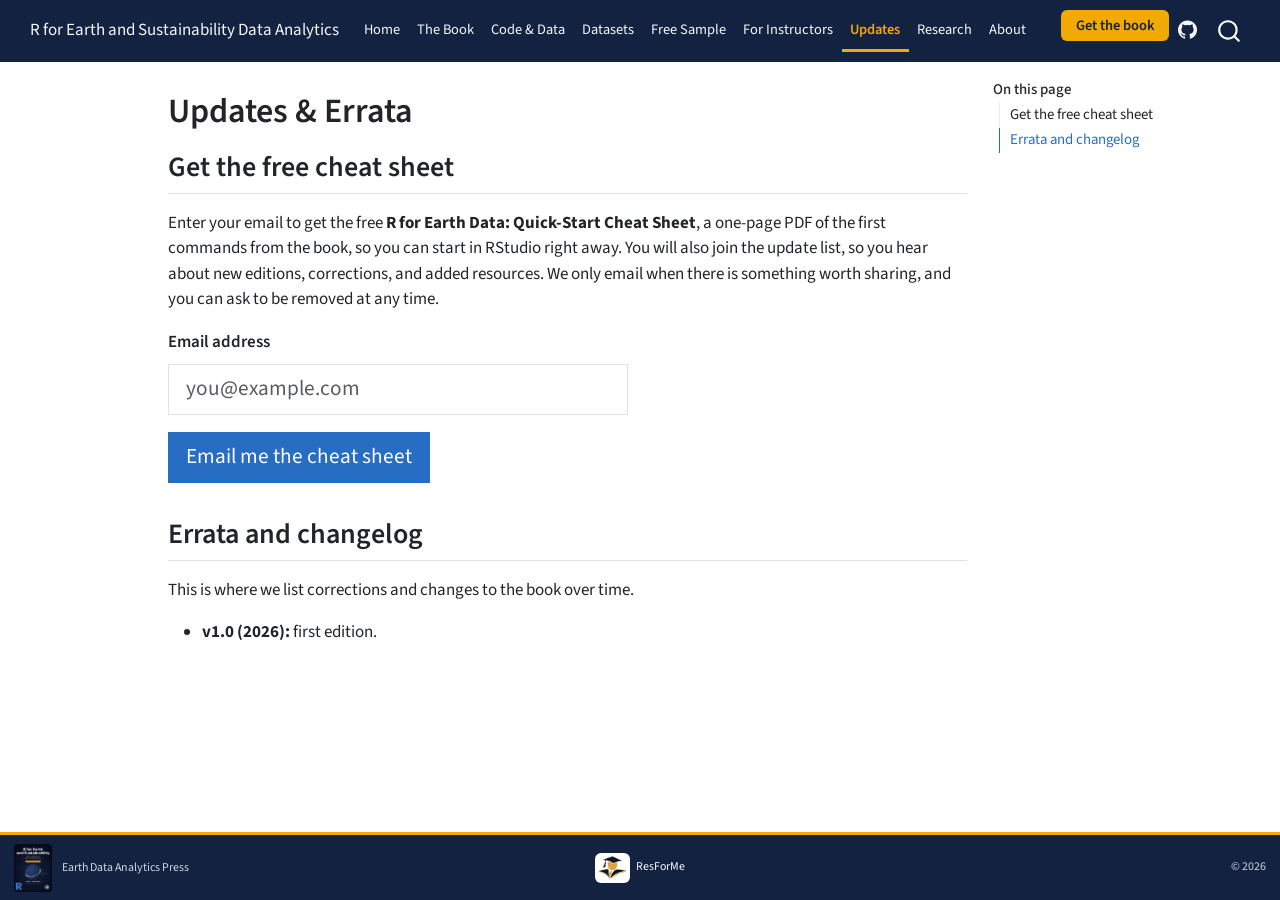
<file: updates.html>
<!DOCTYPE html>
<html xmlns="http://www.w3.org/1999/xhtml" lang="en" xml:lang="en"><head>

<meta charset="utf-8">
<meta name="generator" content="quarto-1.5.57">

<meta name="viewport" content="width=device-width, initial-scale=1.0, user-scalable=yes">


<title>Updates &amp; Errata – R for Earth and Sustainability Data Analytics</title>
<style>
code{white-space: pre-wrap;}
span.smallcaps{font-variant: small-caps;}
div.columns{display: flex; gap: min(4vw, 1.5em);}
div.column{flex: auto; overflow-x: auto;}
div.hanging-indent{margin-left: 1.5em; text-indent: -1.5em;}
ul.task-list{list-style: none;}
ul.task-list li input[type="checkbox"] {
  width: 0.8em;
  margin: 0 0.8em 0.2em -1em; /* quarto-specific, see https://github.com/quarto-dev/quarto-cli/issues/4556 */ 
  vertical-align: middle;
}
</style>


<script src="site_libs/quarto-nav/quarto-nav.js"></script>
<script src="site_libs/quarto-nav/headroom.min.js"></script>
<script src="site_libs/clipboard/clipboard.min.js"></script>
<script src="site_libs/quarto-search/autocomplete.umd.js"></script>
<script src="site_libs/quarto-search/fuse.min.js"></script>
<script src="site_libs/quarto-search/quarto-search.js"></script>
<meta name="quarto:offset" content="./">
<link href="./assets/press-logo.png" rel="icon" type="image/png">
<script src="site_libs/quarto-html/quarto.js"></script>
<script src="site_libs/quarto-html/popper.min.js"></script>
<script src="site_libs/quarto-html/tippy.umd.min.js"></script>
<script src="site_libs/quarto-html/anchor.min.js"></script>
<link href="site_libs/quarto-html/tippy.css" rel="stylesheet">
<link href="site_libs/quarto-html/quarto-syntax-highlighting.css" rel="stylesheet" id="quarto-text-highlighting-styles">
<script src="site_libs/bootstrap/bootstrap.min.js"></script>
<link href="site_libs/bootstrap/bootstrap-icons.css" rel="stylesheet">
<link href="site_libs/bootstrap/bootstrap.min.css" rel="stylesheet" id="quarto-bootstrap" data-mode="light">
<script id="quarto-search-options" type="application/json">{
  "location": "navbar",
  "copy-button": false,
  "collapse-after": 3,
  "panel-placement": "end",
  "type": "overlay",
  "limit": 50,
  "keyboard-shortcut": [
    "f",
    "/",
    "s"
  ],
  "show-item-context": false,
  "language": {
    "search-no-results-text": "No results",
    "search-matching-documents-text": "matching documents",
    "search-copy-link-title": "Copy link to search",
    "search-hide-matches-text": "Hide additional matches",
    "search-more-match-text": "more match in this document",
    "search-more-matches-text": "more matches in this document",
    "search-clear-button-title": "Clear",
    "search-text-placeholder": "",
    "search-detached-cancel-button-title": "Cancel",
    "search-submit-button-title": "Submit",
    "search-label": "Search"
  }
}</script>


<meta property="og:title" content="Updates &amp; Errata – R for Earth and Sustainability Data Analytics">
<meta property="og:description" content="Learn to analyze real Earth and environmental data from scratch in R: no prior coding or statistics experience required. A beginner-first approach that breaks the ice of coding.">
<meta property="og:image" content="https://marsellos.github.io/rgeo/assets/og-image.png">
<meta property="og:site_name" content="R for Earth and Sustainability Data Analytics">
<meta property="og:image:height" content="630">
<meta property="og:image:width" content="1200">
<meta name="twitter:title" content="Updates &amp; Errata – R for Earth and Sustainability Data Analytics">
<meta name="twitter:description" content="Learn to analyze real Earth and environmental data from scratch in R: no prior coding or statistics experience required. A beginner-first approach that breaks the ice of coding.">
<meta name="twitter:image" content="https://marsellos.github.io/rgeo/assets/cover.png">
<meta name="twitter:image-height" content="3300">
<meta name="twitter:image-width" content="2550">
<meta name="twitter:card" content="summary_large_image">
</head>

<body class="nav-fixed">

<div id="quarto-search-results"></div>
  <header id="quarto-header" class="headroom fixed-top">
    <nav class="navbar navbar-expand-xl " data-bs-theme="dark">
      <div class="navbar-container container-fluid">
      <div class="navbar-brand-container mx-auto">
    <a class="navbar-brand" href="./index.html">
    <span class="navbar-title">R for Earth and Sustainability Data Analytics</span>
    </a>
  </div>
            <div id="quarto-search" class="" title="Search"></div>
          <button class="navbar-toggler" type="button" data-bs-toggle="collapse" data-bs-target="#navbarCollapse" aria-controls="navbarCollapse" role="menu" aria-expanded="false" aria-label="Toggle navigation" onclick="if (window.quartoToggleHeadroom) { window.quartoToggleHeadroom(); }">
  <span class="navbar-toggler-icon"></span>
</button>
          <div class="collapse navbar-collapse" id="navbarCollapse">
            <ul class="navbar-nav navbar-nav-scroll me-auto">
  <li class="nav-item">
    <a class="nav-link" href="./index.html"> 
<span class="menu-text">Home</span></a>
  </li>  
  <li class="nav-item">
    <a class="nav-link" href="./book.html"> 
<span class="menu-text">The Book</span></a>
  </li>  
  <li class="nav-item">
    <a class="nav-link" href="./code.html"> 
<span class="menu-text">Code &amp; Data</span></a>
  </li>  
  <li class="nav-item">
    <a class="nav-link" href="./datasets.html"> 
<span class="menu-text">Datasets</span></a>
  </li>  
  <li class="nav-item">
    <a class="nav-link" href="./sample.html"> 
<span class="menu-text">Free Sample</span></a>
  </li>  
  <li class="nav-item">
    <a class="nav-link" href="./instructors.html"> 
<span class="menu-text">For Instructors</span></a>
  </li>  
  <li class="nav-item">
    <a class="nav-link active" href="./updates.html" aria-current="page"> 
<span class="menu-text">Updates</span></a>
  </li>  
  <li class="nav-item">
    <a class="nav-link" href="https://marsellos.github.io/research/"> 
<span class="menu-text">Research</span></a>
  </li>  
  <li class="nav-item">
    <a class="nav-link" href="./about.html"> 
<span class="menu-text">About</span></a>
  </li>  
</ul>
            <ul class="navbar-nav navbar-nav-scroll ms-auto">
  <li class="nav-item">
    <a class="nav-link" href="https://www.amazon.com/dp/B0H6J1YSK5" rel="noopener" target="_blank"> 
<span class="menu-text">Get the book</span></a>
  </li>  
  <li class="nav-item compact">
    <a class="nav-link" href="https://github.com/marsellos/rgeo"> <i class="bi bi-github" role="img" aria-label="GitHub">
</i> 
<span class="menu-text"></span></a>
  </li>  
</ul>
          </div> <!-- /navcollapse -->
            <div class="quarto-navbar-tools">
</div>
      </div> <!-- /container-fluid -->
    </nav>
</header>
<!-- content -->
<div id="quarto-content" class="quarto-container page-columns page-rows-contents page-layout-article page-navbar">
<!-- sidebar -->
<!-- margin-sidebar -->
    <div id="quarto-margin-sidebar" class="sidebar margin-sidebar">
        <nav id="TOC" role="doc-toc" class="toc-active">
    <h2 id="toc-title">On this page</h2>
   
  <ul>
  <li><a href="#get-the-free-cheat-sheet" id="toc-get-the-free-cheat-sheet" class="nav-link active" data-scroll-target="#get-the-free-cheat-sheet">Get the free cheat sheet</a></li>
  <li><a href="#errata-and-changelog" id="toc-errata-and-changelog" class="nav-link" data-scroll-target="#errata-and-changelog">Errata and changelog</a></li>
  </ul>
</nav>
    </div>
<!-- main -->
<main class="content" id="quarto-document-content">

<header id="title-block-header" class="quarto-title-block default">
<div class="quarto-title">
<h1 class="title">Updates &amp; Errata</h1>
</div>



<div class="quarto-title-meta">

    
  
    
  </div>
  


</header>


<section id="get-the-free-cheat-sheet" class="level2">
<h2 class="anchored" data-anchor-id="get-the-free-cheat-sheet">Get the free cheat sheet</h2>
<p>Enter your email to get the free <strong>R for Earth Data: Quick-Start Cheat Sheet</strong>, a one-page PDF of the first commands from the book, so you can start in RStudio right away. You will also join the update list, so you hear about new editions, corrections, and added resources. We only email when there is something worth sharing, and you can ask to be removed at any time.</p>
<!-- WIRED 2026-07-10 (generator script scripts/create_cheatsheet_signup_form.gs).
     The action FORM_ID and the entry.* field name below are the form's real
     IDs; submissions collect in the "R-GEO Updates & Cheat-Sheet Signups"
     sheet in Drive. To rotate the form, re-run that script and replace the
     FORM_ID + entry ID here. (Same wiring as the code.qmd / instructors.qmd
     forms.) -->
<form id="cs-form" target="cs-sink" method="post" action="https://docs.google.com/forms/d/e/1FAIpQLSc6JsZVW8KVkZbqJUwWwXGOy8HGvh_UEyq7EFUk5egcCcg7fw/formResponse" style="max-width: 460px;">
  <div class="mb-3">
    <label for="cs-email" class="form-label fw-semibold">Email address</label>
    <input type="email" id="cs-email" name="entry.789126372" class="form-control form-control-lg" placeholder="you@example.com" required="">
  </div>
  <button type="submit" class="btn btn-primary btn-lg">Email me the cheat sheet</button>
</form>
<iframe name="cs-sink" style="display:none" aria-hidden="true"></iframe>
<div id="cs-done" style="display:none; margin-top:1rem; padding:1rem 1.25rem; border:1px solid #d7dbe2; border-radius:8px; background:#f1f3f6;">
  <p style="margin:0 0 .6rem 0; color:#1a7f37; font-weight:600;">Thank you. Your cheat sheet is ready.</p>
  <a href="downloads/R-GEO_cheatsheet.pdf" target="_blank" rel="noopener" class="btn btn-primary">Download the cheat sheet (PDF)</a>
</div>
<p id="cs-note" style="display:none; margin-top:.6rem; color:#6b7280; font-size:.9rem;">
  Note: the email list is not connected yet, so your address was not recorded. Your download above still works.
</p>
<script>
(function(){
  var f = document.getElementById('cs-form');
  if(!f){ return; }
  f.addEventListener('submit', function(e){
    var unwired = f.getAttribute('action').indexOf('FORM_ID_HERE') !== -1;
    if(unwired){
      e.preventDefault();
      document.getElementById('cs-note').style.display = 'block';
    }
    document.getElementById('cs-done').style.display = 'block';
  });
})();
</script>
</section>
<section id="errata-and-changelog" class="level2">
<h2 class="anchored" data-anchor-id="errata-and-changelog">Errata and changelog</h2>
<p>This is where we list corrections and changes to the book over time.</p>
<ul>
<li><strong>v1.0 (2026):</strong> first edition.</li>
</ul>


</section>

</main> <!-- /main -->
<script id="quarto-html-after-body" type="application/javascript">
window.document.addEventListener("DOMContentLoaded", function (event) {
  const toggleBodyColorMode = (bsSheetEl) => {
    const mode = bsSheetEl.getAttribute("data-mode");
    const bodyEl = window.document.querySelector("body");
    if (mode === "dark") {
      bodyEl.classList.add("quarto-dark");
      bodyEl.classList.remove("quarto-light");
    } else {
      bodyEl.classList.add("quarto-light");
      bodyEl.classList.remove("quarto-dark");
    }
  }
  const toggleBodyColorPrimary = () => {
    const bsSheetEl = window.document.querySelector("link#quarto-bootstrap");
    if (bsSheetEl) {
      toggleBodyColorMode(bsSheetEl);
    }
  }
  toggleBodyColorPrimary();  
  const icon = "";
  const anchorJS = new window.AnchorJS();
  anchorJS.options = {
    placement: 'right',
    icon: icon
  };
  anchorJS.add('.anchored');
  const isCodeAnnotation = (el) => {
    for (const clz of el.classList) {
      if (clz.startsWith('code-annotation-')) {                     
        return true;
      }
    }
    return false;
  }
  const onCopySuccess = function(e) {
    // button target
    const button = e.trigger;
    // don't keep focus
    button.blur();
    // flash "checked"
    button.classList.add('code-copy-button-checked');
    var currentTitle = button.getAttribute("title");
    button.setAttribute("title", "Copied!");
    let tooltip;
    if (window.bootstrap) {
      button.setAttribute("data-bs-toggle", "tooltip");
      button.setAttribute("data-bs-placement", "left");
      button.setAttribute("data-bs-title", "Copied!");
      tooltip = new bootstrap.Tooltip(button, 
        { trigger: "manual", 
          customClass: "code-copy-button-tooltip",
          offset: [0, -8]});
      tooltip.show();    
    }
    setTimeout(function() {
      if (tooltip) {
        tooltip.hide();
        button.removeAttribute("data-bs-title");
        button.removeAttribute("data-bs-toggle");
        button.removeAttribute("data-bs-placement");
      }
      button.setAttribute("title", currentTitle);
      button.classList.remove('code-copy-button-checked');
    }, 1000);
    // clear code selection
    e.clearSelection();
  }
  const getTextToCopy = function(trigger) {
      const codeEl = trigger.previousElementSibling.cloneNode(true);
      for (const childEl of codeEl.children) {
        if (isCodeAnnotation(childEl)) {
          childEl.remove();
        }
      }
      return codeEl.innerText;
  }
  const clipboard = new window.ClipboardJS('.code-copy-button:not([data-in-quarto-modal])', {
    text: getTextToCopy
  });
  clipboard.on('success', onCopySuccess);
  if (window.document.getElementById('quarto-embedded-source-code-modal')) {
    // For code content inside modals, clipBoardJS needs to be initialized with a container option
    // TODO: Check when it could be a function (https://github.com/zenorocha/clipboard.js/issues/860)
    const clipboardModal = new window.ClipboardJS('.code-copy-button[data-in-quarto-modal]', {
      text: getTextToCopy,
      container: window.document.getElementById('quarto-embedded-source-code-modal')
    });
    clipboardModal.on('success', onCopySuccess);
  }
    var localhostRegex = new RegExp(/^(?:http|https):\/\/localhost\:?[0-9]*\//);
    var mailtoRegex = new RegExp(/^mailto:/);
      var filterRegex = new RegExp("https:\/\/marsellos\.github\.io\/rgeo\/");
    var isInternal = (href) => {
        return filterRegex.test(href) || localhostRegex.test(href) || mailtoRegex.test(href);
    }
    // Inspect non-navigation links and adorn them if external
 	var links = window.document.querySelectorAll('a[href]:not(.nav-link):not(.navbar-brand):not(.toc-action):not(.sidebar-link):not(.sidebar-item-toggle):not(.pagination-link):not(.no-external):not([aria-hidden]):not(.dropdown-item):not(.quarto-navigation-tool):not(.about-link)');
    for (var i=0; i<links.length; i++) {
      const link = links[i];
      if (!isInternal(link.href)) {
        // undo the damage that might have been done by quarto-nav.js in the case of
        // links that we want to consider external
        if (link.dataset.originalHref !== undefined) {
          link.href = link.dataset.originalHref;
        }
          // target, if specified
          link.setAttribute("target", "_blank");
          if (link.getAttribute("rel") === null) {
            link.setAttribute("rel", "noopener");
          }
      }
    }
  function tippyHover(el, contentFn, onTriggerFn, onUntriggerFn) {
    const config = {
      allowHTML: true,
      maxWidth: 500,
      delay: 100,
      arrow: false,
      appendTo: function(el) {
          return el.parentElement;
      },
      interactive: true,
      interactiveBorder: 10,
      theme: 'quarto',
      placement: 'bottom-start',
    };
    if (contentFn) {
      config.content = contentFn;
    }
    if (onTriggerFn) {
      config.onTrigger = onTriggerFn;
    }
    if (onUntriggerFn) {
      config.onUntrigger = onUntriggerFn;
    }
    window.tippy(el, config); 
  }
  const noterefs = window.document.querySelectorAll('a[role="doc-noteref"]');
  for (var i=0; i<noterefs.length; i++) {
    const ref = noterefs[i];
    tippyHover(ref, function() {
      // use id or data attribute instead here
      let href = ref.getAttribute('data-footnote-href') || ref.getAttribute('href');
      try { href = new URL(href).hash; } catch {}
      const id = href.replace(/^#\/?/, "");
      const note = window.document.getElementById(id);
      if (note) {
        return note.innerHTML;
      } else {
        return "";
      }
    });
  }
  const xrefs = window.document.querySelectorAll('a.quarto-xref');
  const processXRef = (id, note) => {
    // Strip column container classes
    const stripColumnClz = (el) => {
      el.classList.remove("page-full", "page-columns");
      if (el.children) {
        for (const child of el.children) {
          stripColumnClz(child);
        }
      }
    }
    stripColumnClz(note)
    if (id === null || id.startsWith('sec-')) {
      // Special case sections, only their first couple elements
      const container = document.createElement("div");
      if (note.children && note.children.length > 2) {
        container.appendChild(note.children[0].cloneNode(true));
        for (let i = 1; i < note.children.length; i++) {
          const child = note.children[i];
          if (child.tagName === "P" && child.innerText === "") {
            continue;
          } else {
            container.appendChild(child.cloneNode(true));
            break;
          }
        }
        if (window.Quarto?.typesetMath) {
          window.Quarto.typesetMath(container);
        }
        return container.innerHTML
      } else {
        if (window.Quarto?.typesetMath) {
          window.Quarto.typesetMath(note);
        }
        return note.innerHTML;
      }
    } else {
      // Remove any anchor links if they are present
      const anchorLink = note.querySelector('a.anchorjs-link');
      if (anchorLink) {
        anchorLink.remove();
      }
      if (window.Quarto?.typesetMath) {
        window.Quarto.typesetMath(note);
      }
      // TODO in 1.5, we should make sure this works without a callout special case
      if (note.classList.contains("callout")) {
        return note.outerHTML;
      } else {
        return note.innerHTML;
      }
    }
  }
  for (var i=0; i<xrefs.length; i++) {
    const xref = xrefs[i];
    tippyHover(xref, undefined, function(instance) {
      instance.disable();
      let url = xref.getAttribute('href');
      let hash = undefined; 
      if (url.startsWith('#')) {
        hash = url;
      } else {
        try { hash = new URL(url).hash; } catch {}
      }
      if (hash) {
        const id = hash.replace(/^#\/?/, "");
        const note = window.document.getElementById(id);
        if (note !== null) {
          try {
            const html = processXRef(id, note.cloneNode(true));
            instance.setContent(html);
          } finally {
            instance.enable();
            instance.show();
          }
        } else {
          // See if we can fetch this
          fetch(url.split('#')[0])
          .then(res => res.text())
          .then(html => {
            const parser = new DOMParser();
            const htmlDoc = parser.parseFromString(html, "text/html");
            const note = htmlDoc.getElementById(id);
            if (note !== null) {
              const html = processXRef(id, note);
              instance.setContent(html);
            } 
          }).finally(() => {
            instance.enable();
            instance.show();
          });
        }
      } else {
        // See if we can fetch a full url (with no hash to target)
        // This is a special case and we should probably do some content thinning / targeting
        fetch(url)
        .then(res => res.text())
        .then(html => {
          const parser = new DOMParser();
          const htmlDoc = parser.parseFromString(html, "text/html");
          const note = htmlDoc.querySelector('main.content');
          if (note !== null) {
            // This should only happen for chapter cross references
            // (since there is no id in the URL)
            // remove the first header
            if (note.children.length > 0 && note.children[0].tagName === "HEADER") {
              note.children[0].remove();
            }
            const html = processXRef(null, note);
            instance.setContent(html);
          } 
        }).finally(() => {
          instance.enable();
          instance.show();
        });
      }
    }, function(instance) {
    });
  }
      let selectedAnnoteEl;
      const selectorForAnnotation = ( cell, annotation) => {
        let cellAttr = 'data-code-cell="' + cell + '"';
        let lineAttr = 'data-code-annotation="' +  annotation + '"';
        const selector = 'span[' + cellAttr + '][' + lineAttr + ']';
        return selector;
      }
      const selectCodeLines = (annoteEl) => {
        const doc = window.document;
        const targetCell = annoteEl.getAttribute("data-target-cell");
        const targetAnnotation = annoteEl.getAttribute("data-target-annotation");
        const annoteSpan = window.document.querySelector(selectorForAnnotation(targetCell, targetAnnotation));
        const lines = annoteSpan.getAttribute("data-code-lines").split(",");
        const lineIds = lines.map((line) => {
          return targetCell + "-" + line;
        })
        let top = null;
        let height = null;
        let parent = null;
        if (lineIds.length > 0) {
            //compute the position of the single el (top and bottom and make a div)
            const el = window.document.getElementById(lineIds[0]);
            top = el.offsetTop;
            height = el.offsetHeight;
            parent = el.parentElement.parentElement;
          if (lineIds.length > 1) {
            const lastEl = window.document.getElementById(lineIds[lineIds.length - 1]);
            const bottom = lastEl.offsetTop + lastEl.offsetHeight;
            height = bottom - top;
          }
          if (top !== null && height !== null && parent !== null) {
            // cook up a div (if necessary) and position it 
            let div = window.document.getElementById("code-annotation-line-highlight");
            if (div === null) {
              div = window.document.createElement("div");
              div.setAttribute("id", "code-annotation-line-highlight");
              div.style.position = 'absolute';
              parent.appendChild(div);
            }
            div.style.top = top - 2 + "px";
            div.style.height = height + 4 + "px";
            div.style.left = 0;
            let gutterDiv = window.document.getElementById("code-annotation-line-highlight-gutter");
            if (gutterDiv === null) {
              gutterDiv = window.document.createElement("div");
              gutterDiv.setAttribute("id", "code-annotation-line-highlight-gutter");
              gutterDiv.style.position = 'absolute';
              const codeCell = window.document.getElementById(targetCell);
              const gutter = codeCell.querySelector('.code-annotation-gutter');
              gutter.appendChild(gutterDiv);
            }
            gutterDiv.style.top = top - 2 + "px";
            gutterDiv.style.height = height + 4 + "px";
          }
          selectedAnnoteEl = annoteEl;
        }
      };
      const unselectCodeLines = () => {
        const elementsIds = ["code-annotation-line-highlight", "code-annotation-line-highlight-gutter"];
        elementsIds.forEach((elId) => {
          const div = window.document.getElementById(elId);
          if (div) {
            div.remove();
          }
        });
        selectedAnnoteEl = undefined;
      };
        // Handle positioning of the toggle
    window.addEventListener(
      "resize",
      throttle(() => {
        elRect = undefined;
        if (selectedAnnoteEl) {
          selectCodeLines(selectedAnnoteEl);
        }
      }, 10)
    );
    function throttle(fn, ms) {
    let throttle = false;
    let timer;
      return (...args) => {
        if(!throttle) { // first call gets through
            fn.apply(this, args);
            throttle = true;
        } else { // all the others get throttled
            if(timer) clearTimeout(timer); // cancel #2
            timer = setTimeout(() => {
              fn.apply(this, args);
              timer = throttle = false;
            }, ms);
        }
      };
    }
      // Attach click handler to the DT
      const annoteDls = window.document.querySelectorAll('dt[data-target-cell]');
      for (const annoteDlNode of annoteDls) {
        annoteDlNode.addEventListener('click', (event) => {
          const clickedEl = event.target;
          if (clickedEl !== selectedAnnoteEl) {
            unselectCodeLines();
            const activeEl = window.document.querySelector('dt[data-target-cell].code-annotation-active');
            if (activeEl) {
              activeEl.classList.remove('code-annotation-active');
            }
            selectCodeLines(clickedEl);
            clickedEl.classList.add('code-annotation-active');
          } else {
            // Unselect the line
            unselectCodeLines();
            clickedEl.classList.remove('code-annotation-active');
          }
        });
      }
  const findCites = (el) => {
    const parentEl = el.parentElement;
    if (parentEl) {
      const cites = parentEl.dataset.cites;
      if (cites) {
        return {
          el,
          cites: cites.split(' ')
        };
      } else {
        return findCites(el.parentElement)
      }
    } else {
      return undefined;
    }
  };
  var bibliorefs = window.document.querySelectorAll('a[role="doc-biblioref"]');
  for (var i=0; i<bibliorefs.length; i++) {
    const ref = bibliorefs[i];
    const citeInfo = findCites(ref);
    if (citeInfo) {
      tippyHover(citeInfo.el, function() {
        var popup = window.document.createElement('div');
        citeInfo.cites.forEach(function(cite) {
          var citeDiv = window.document.createElement('div');
          citeDiv.classList.add('hanging-indent');
          citeDiv.classList.add('csl-entry');
          var biblioDiv = window.document.getElementById('ref-' + cite);
          if (biblioDiv) {
            citeDiv.innerHTML = biblioDiv.innerHTML;
          }
          popup.appendChild(citeDiv);
        });
        return popup.innerHTML;
      });
    }
  }
});
</script>
<script src="https://giscus.app/client.js" data-repo="marsellos/rgeo" data-repo-id="R_kgDOS92UCw" data-category="Announcements" data-category-id="DIC_kwDOS92UC84C_YJs" data-mapping="pathname" data-reactions-enabled="1" data-emit-metadata="0" data-input-position="top" data-theme="light" data-lang="en" crossorigin="anonymous" async="">
</script>
<input type="hidden" id="giscus-base-theme" value="light">
<input type="hidden" id="giscus-alt-theme" value="dark">
</div> <!-- /content -->
<footer class="footer">
  <div class="nav-footer">
    <div class="nav-footer-left">
<p><a href="https://www.amazon.com/dp/B0H6J1YSK5" aria-label="Get the book"><img src="assets/cover.png" alt="R for Earth and Sustainability Data Analytics book cover" style="height:48px;border-radius:4px;vertical-align:middle;margin-right:10px"></a>Earth Data Analytics Press</p>
</div>   
    <div class="nav-footer-center">
<p><a href="https://resforme.com" style="text-decoration:none"><img src="assets/resforme-logo.png" alt="ResForMe" style="height:30px;background:#fff;border-radius:6px;padding:3px;vertical-align:middle;margin-right:6px">ResForMe</a></p>
</div>
    <div class="nav-footer-right">
<p>© 2026</p>
</div>
  </div>
</footer>




</body></html>
</file>
<file: site_libs/quarto-html/tippy.css>
.tippy-box[data-animation=fade][data-state=hidden]{opacity:0}[data-tippy-root]{max-width:calc(100vw - 10px)}.tippy-box{position:relative;background-color:#333;color:#fff;border-radius:4px;font-size:14px;line-height:1.4;white-space:normal;outline:0;transition-property:transform,visibility,opacity}.tippy-box[data-placement^=top]>.tippy-arrow{bottom:0}.tippy-box[data-placement^=top]>.tippy-arrow:before{bottom:-7px;left:0;border-width:8px 8px 0;border-top-color:initial;transform-origin:center top}.tippy-box[data-placement^=bottom]>.tippy-arrow{top:0}.tippy-box[data-placement^=bottom]>.tippy-arrow:before{top:-7px;left:0;border-width:0 8px 8px;border-bottom-color:initial;transform-origin:center bottom}.tippy-box[data-placement^=left]>.tippy-arrow{right:0}.tippy-box[data-placement^=left]>.tippy-arrow:before{border-width:8px 0 8px 8px;border-left-color:initial;right:-7px;transform-origin:center left}.tippy-box[data-placement^=right]>.tippy-arrow{left:0}.tippy-box[data-placement^=right]>.tippy-arrow:before{left:-7px;border-width:8px 8px 8px 0;border-right-color:initial;transform-origin:center right}.tippy-box[data-inertia][data-state=visible]{transition-timing-function:cubic-bezier(.54,1.5,.38,1.11)}.tippy-arrow{width:16px;height:16px;color:#333}.tippy-arrow:before{content:"";position:absolute;border-color:transparent;border-style:solid}.tippy-content{position:relative;padding:5px 9px;z-index:1}
</file>
<file: site_libs/quarto-html/quarto-syntax-highlighting.css>
/* quarto syntax highlight colors */
:root {
  --quarto-hl-ot-color: #003B4F;
  --quarto-hl-at-color: #657422;
  --quarto-hl-ss-color: #20794D;
  --quarto-hl-an-color: #5E5E5E;
  --quarto-hl-fu-color: #4758AB;
  --quarto-hl-st-color: #20794D;
  --quarto-hl-cf-color: #003B4F;
  --quarto-hl-op-color: #5E5E5E;
  --quarto-hl-er-color: #AD0000;
  --quarto-hl-bn-color: #AD0000;
  --quarto-hl-al-color: #AD0000;
  --quarto-hl-va-color: #111111;
  --quarto-hl-bu-color: inherit;
  --quarto-hl-ex-color: inherit;
  --quarto-hl-pp-color: #AD0000;
  --quarto-hl-in-color: #5E5E5E;
  --quarto-hl-vs-color: #20794D;
  --quarto-hl-wa-color: #5E5E5E;
  --quarto-hl-do-color: #5E5E5E;
  --quarto-hl-im-color: #00769E;
  --quarto-hl-ch-color: #20794D;
  --quarto-hl-dt-color: #AD0000;
  --quarto-hl-fl-color: #AD0000;
  --quarto-hl-co-color: #5E5E5E;
  --quarto-hl-cv-color: #5E5E5E;
  --quarto-hl-cn-color: #8f5902;
  --quarto-hl-sc-color: #5E5E5E;
  --quarto-hl-dv-color: #AD0000;
  --quarto-hl-kw-color: #003B4F;
}

/* other quarto variables */
:root {
  --quarto-font-monospace: SFMono-Regular, Menlo, Monaco, Consolas, "Liberation Mono", "Courier New", monospace;
}

pre > code.sourceCode > span {
  color: #003B4F;
}

code span {
  color: #003B4F;
}

code.sourceCode > span {
  color: #003B4F;
}

div.sourceCode,
div.sourceCode pre.sourceCode {
  color: #003B4F;
}

code span.ot {
  color: #003B4F;
  font-style: inherit;
}

code span.at {
  color: #657422;
  font-style: inherit;
}

code span.ss {
  color: #20794D;
  font-style: inherit;
}

code span.an {
  color: #5E5E5E;
  font-style: inherit;
}

code span.fu {
  color: #4758AB;
  font-style: inherit;
}

code span.st {
  color: #20794D;
  font-style: inherit;
}

code span.cf {
  color: #003B4F;
  font-weight: bold;
  font-style: inherit;
}

code span.op {
  color: #5E5E5E;
  font-style: inherit;
}

code span.er {
  color: #AD0000;
  font-style: inherit;
}

code span.bn {
  color: #AD0000;
  font-style: inherit;
}

code span.al {
  color: #AD0000;
  font-style: inherit;
}

code span.va {
  color: #111111;
  font-style: inherit;
}

code span.bu {
  font-style: inherit;
}

code span.ex {
  font-style: inherit;
}

code span.pp {
  color: #AD0000;
  font-style: inherit;
}

code span.in {
  color: #5E5E5E;
  font-style: inherit;
}

code span.vs {
  color: #20794D;
  font-style: inherit;
}

code span.wa {
  color: #5E5E5E;
  font-style: italic;
}

code span.do {
  color: #5E5E5E;
  font-style: italic;
}

code span.im {
  color: #00769E;
  font-style: inherit;
}

code span.ch {
  color: #20794D;
  font-style: inherit;
}

code span.dt {
  color: #AD0000;
  font-style: inherit;
}

code span.fl {
  color: #AD0000;
  font-style: inherit;
}

code span.co {
  color: #5E5E5E;
  font-style: inherit;
}

code span.cv {
  color: #5E5E5E;
  font-style: italic;
}

code span.cn {
  color: #8f5902;
  font-style: inherit;
}

code span.sc {
  color: #5E5E5E;
  font-style: inherit;
}

code span.dv {
  color: #AD0000;
  font-style: inherit;
}

code span.kw {
  color: #003B4F;
  font-weight: bold;
  font-style: inherit;
}

.prevent-inlining {
  content: "</";
}

/*# sourceMappingURL=debc5d5d77c3f9108843748ff7464032.css.map */
</file>
